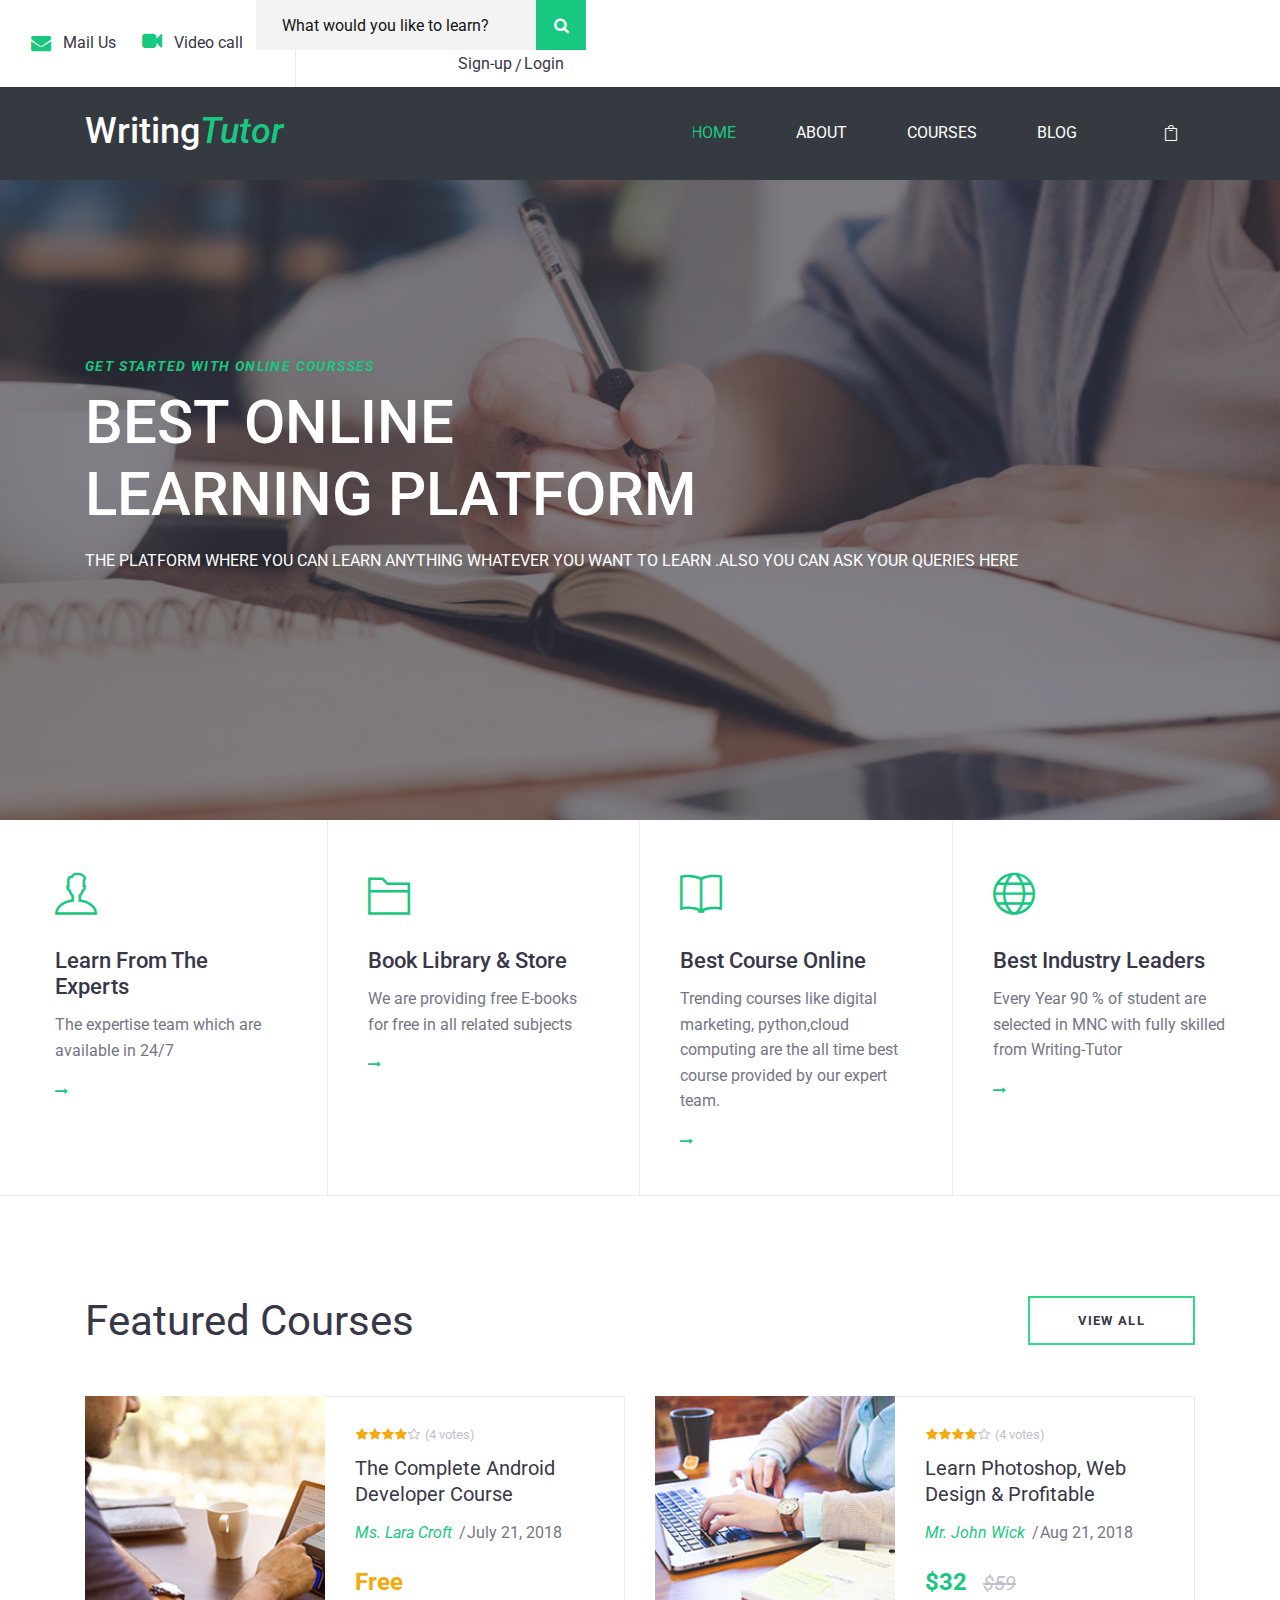
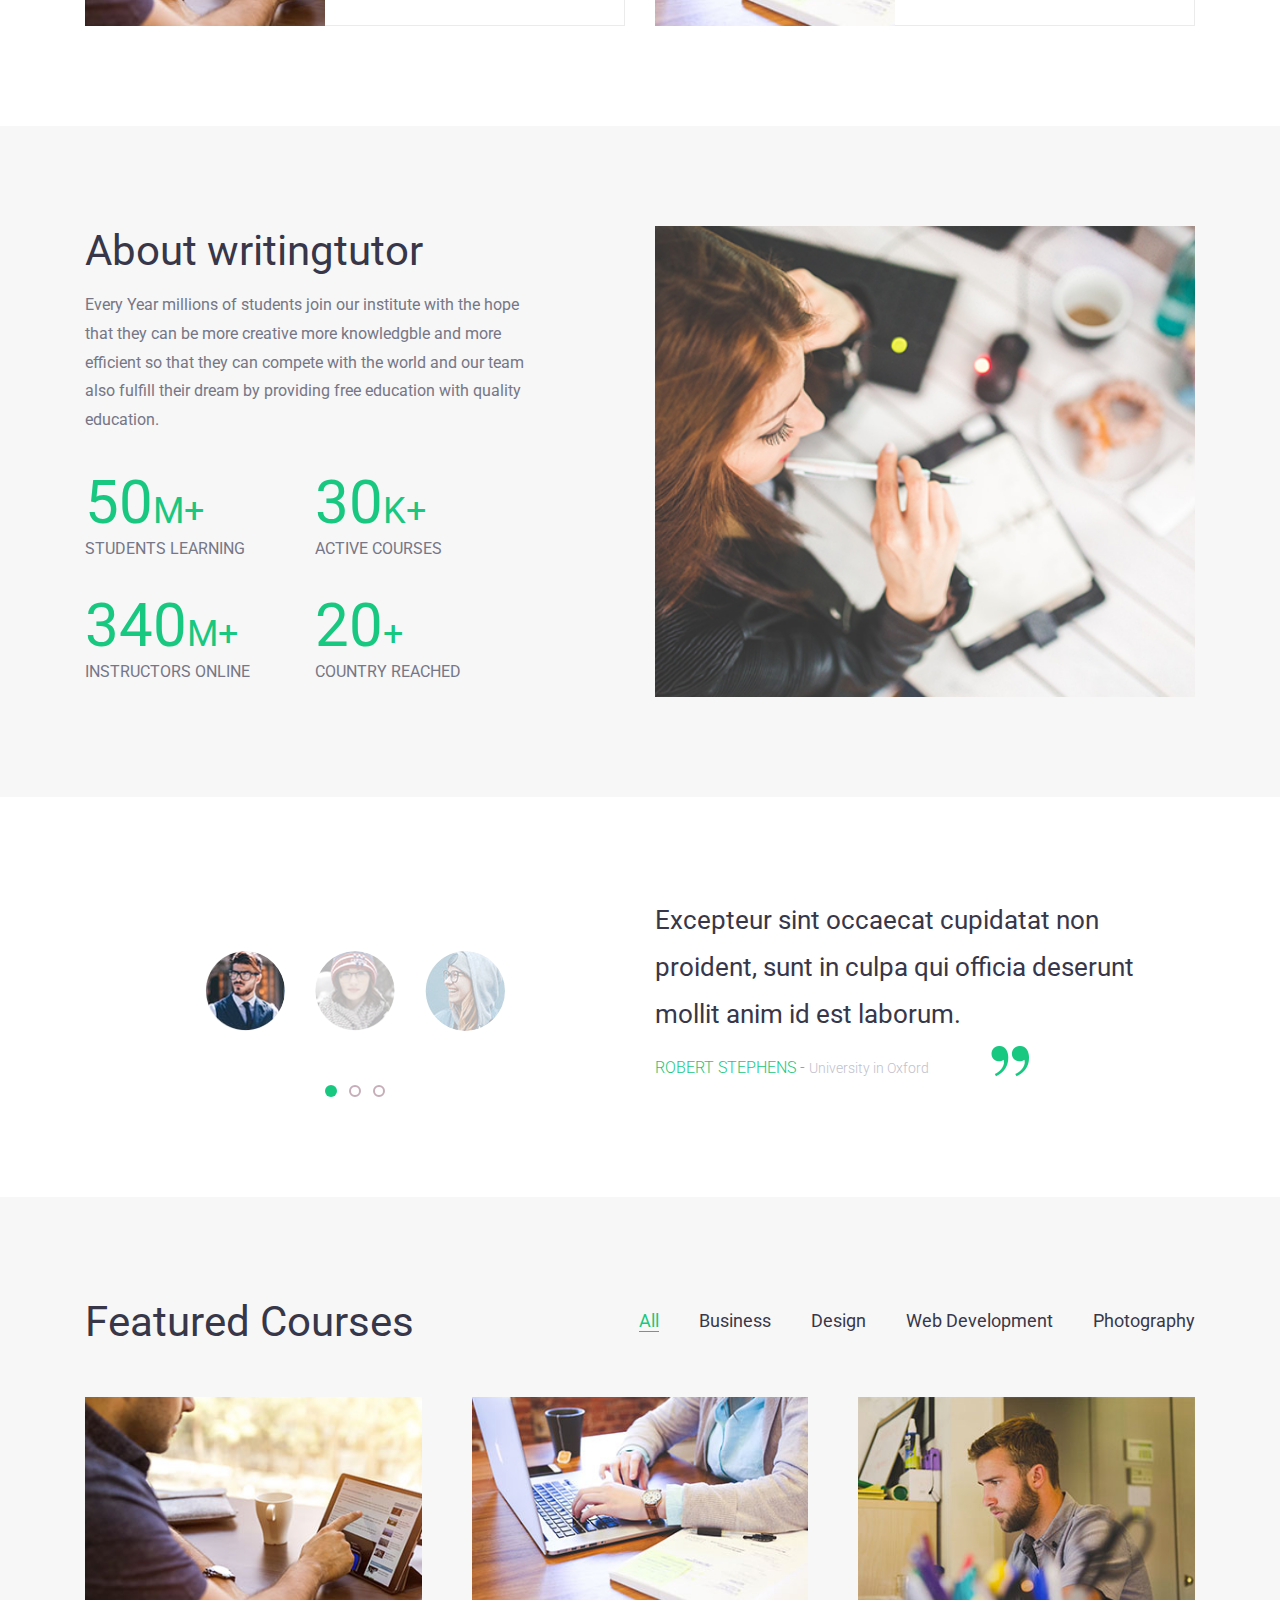
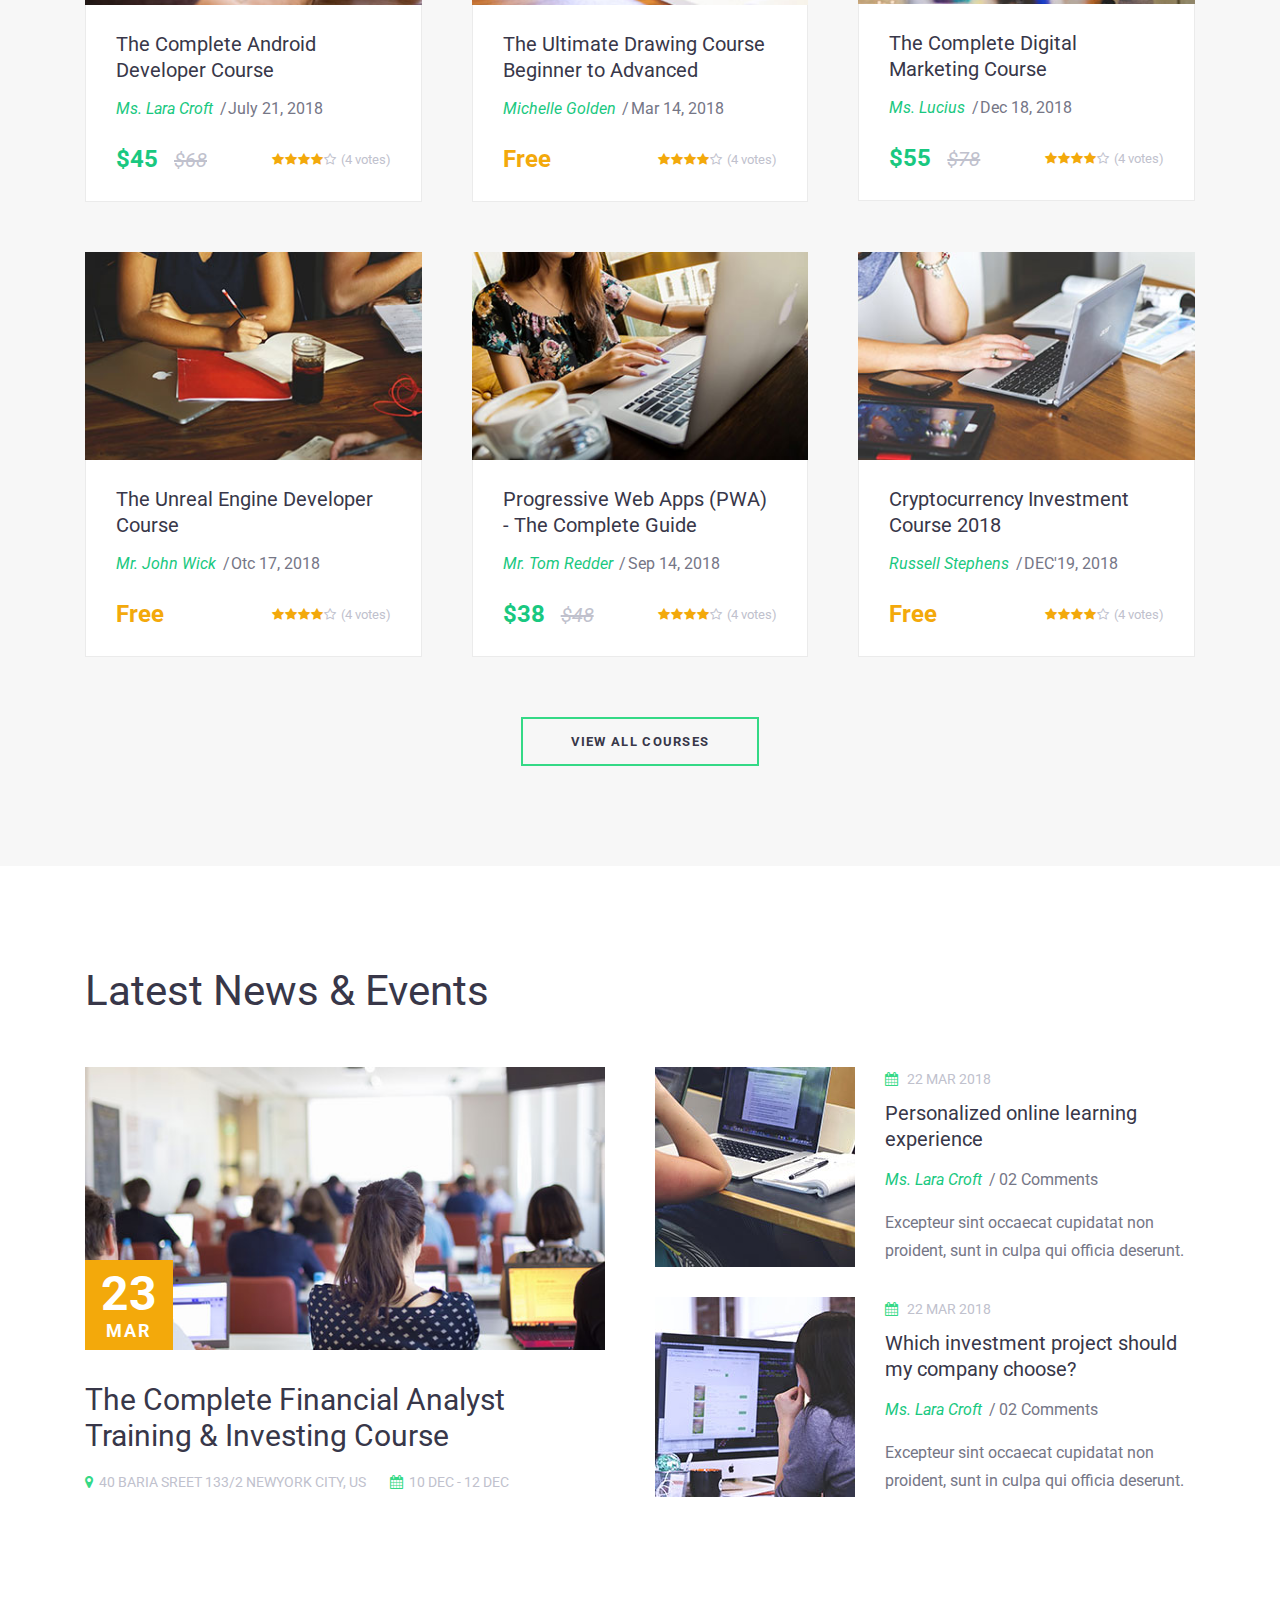
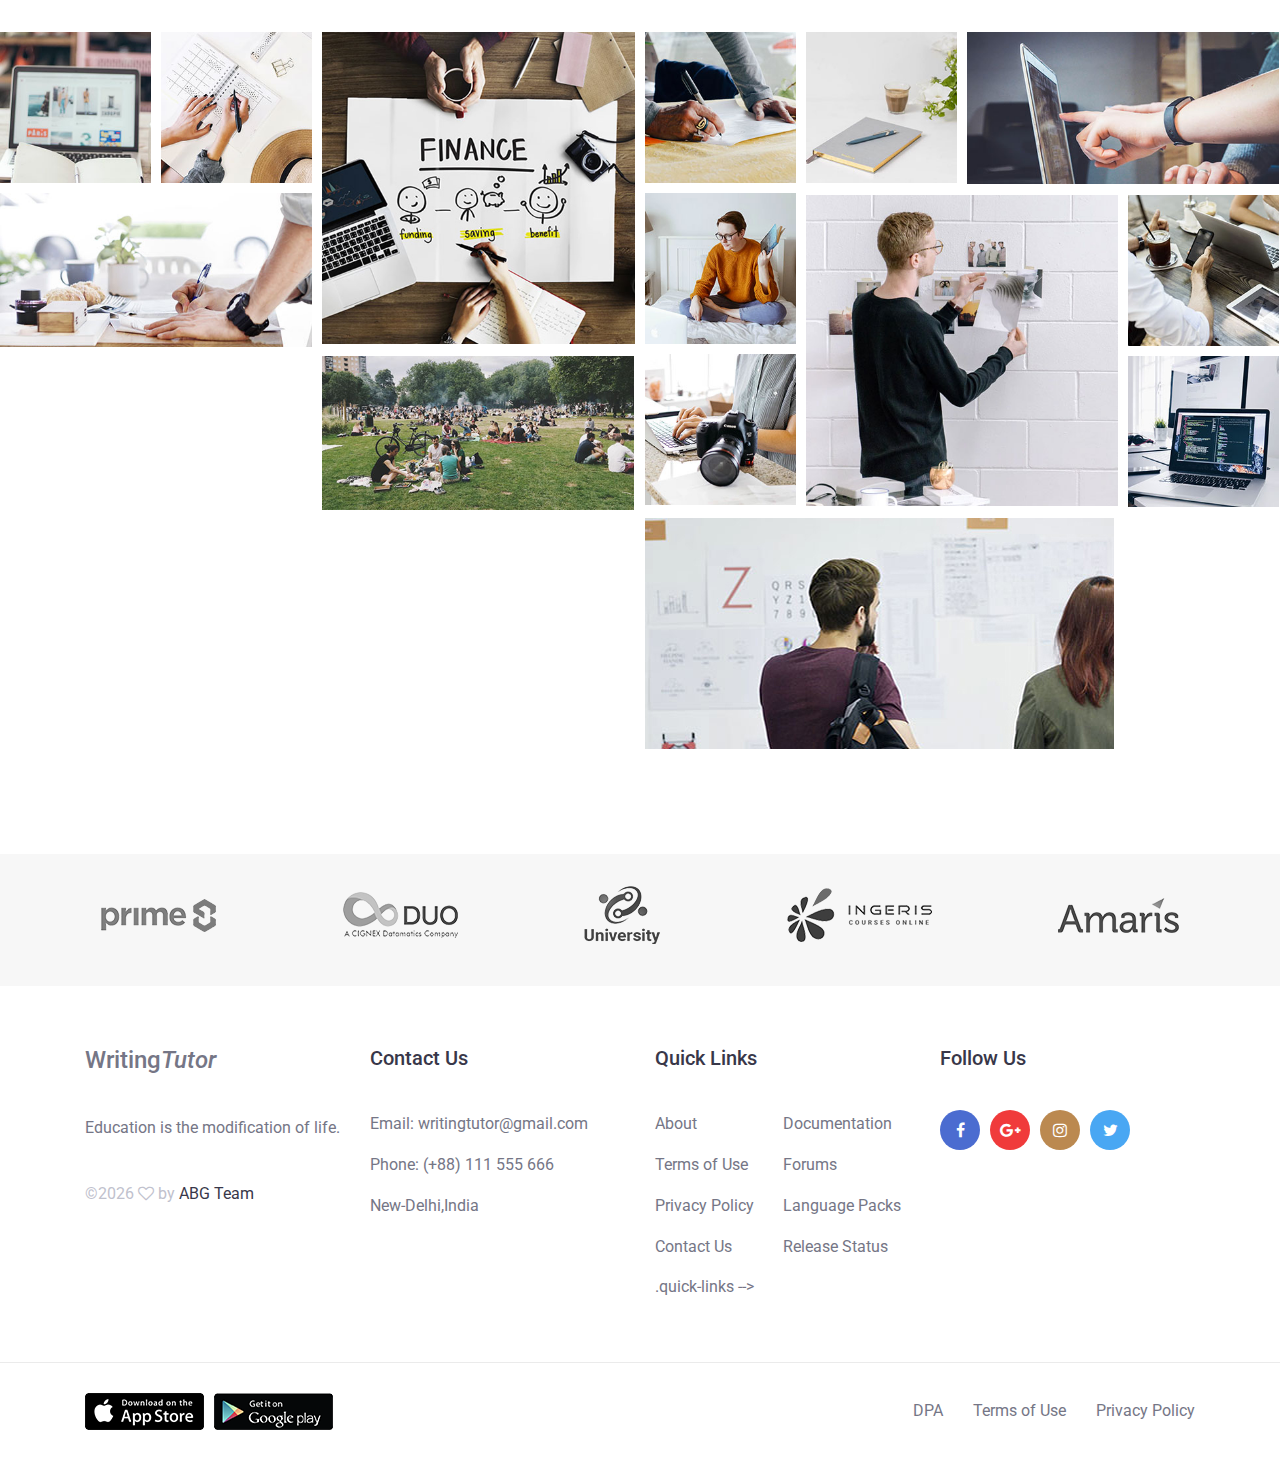
<file: index.html>
<!DOCTYPE html>
<html lang="en">
<head>
    <title>Writing Tutor</title>
    <meta charset="utf-8">
    <meta name="viewport" content="width=device-width, initial-scale=1, shrink-to-fit=no">
    <link rel="stylesheet" href="css/bootstrap.min.css">
    <link rel="stylesheet" href="css/font-awesome.min.css">
    <link rel="stylesheet" href="css/elegant-fonts.css">
    <link rel="stylesheet" href="css/themify-icons.css">
    <link rel="stylesheet" href="css/swiper.min.css">
    <link rel="stylesheet" href="style.css">
</head>
<body>
    <div class="hero-content">
        <header class="site-header">
            <div class="top-header-bar">
                <div class="container-fluid">
                    <div class="row">
                        <div class="col-12 col-lg-6 d-none d-md-flex flex-wrap justify-content-center justify-content-lg-start mb-3 mb-lg-0">
                            <div class="header-bar-email d-flex align-items-center">
                                <i class="fa fa-envelope"></i><a href="writingtutor@gmail.com">Mail Us</a>
                            <div class="header-bar-text lg-flex align-items-center">
                                <p><i class="fa fa-video-camera"><a href="https://zoom.us/j/6726980703"></i>Video call</a></p>
                            </div>
                        </div>
                        <div class="col-12 col-lg-6 d-flex flex-wrap justify-content-center justify-content-lg-end align-items-center">
                            <div class="header-bar-search">
                                <form class="flex align-items-stretch">
                                    <input type="search" class="flex justify-content-end align-content-center" placeholder="What would you like to learn?">
                                    <button type="submit" value="" class="flex justify-content-center align-items-center"><i class="fa fa-search"></i></button>
                                </form>
                            </div>
                            <div class="header-bar-menu">
                                <ul class="flex justify-content-center align-items-center py-2 pt-md-0">
                                    <li><a href="SignUp.html">Sign-up</a></li>
                                    <li><a href="login.html">Login</a></li>
                                </ul>
                            </div>
                        </div>
                    </div>
                </div>
            </div>
            <div class="nav-bar bg-dark">
                <div class="container">
                    <div class="row">
                        <div class="col-9 col-lg-3">
                            <div class="site-branding">
                                <h1 class="site-title"><a href="index.html" rel="home">Writing<span><em>Tutor</em></span></a></h1>
                            </div>
                        </div>
                        <div class="col-3 col-lg-9 flex justify-content-end ">
                            <nav class="site-navigation flex justify-content-end align-items-center">
                                <ul class="flex flex-column flex-lg-row justify-content-lg-end align-content-center">
                                    <li class="current-menu-item"><a href="index.html">Home</a></li>
                                    <li><a href="about.html">About</a></li>
                                    <li><a href="courses.html">Courses</a></li>
                                    <li><a href="blog.html">blog</a></li>
                                </ul>
                                <div class="hamburger-menu d-lg-none">
                                    <span></span>
                                    <span></span>
                                    <span></span>
                                    <span></span>
                                </div>
                                <div class="header-bar-cart">
                                    <a href="#" class="flex justify-content-center align-items-center"><span aria-hidden="true" class="icon_bag_alt"></span></a>
                                </div>
                            </nav>
                        </div>
                    </div>
                </div>
            </div>
        </header>
        <div class="hero-content-overlay">
            <div class="container">
                <div class="row">
                    <div class="col-12">
                        <div class="hero-content-wrap flex flex-column justify-content-center align-items-start">
                            <header class="entry-header">
                                <h4><em>GET STARTED WITH ONLINE COURSSES</em></h4>
                                <h1>BEST ONLINE<br/>LEARNING PLATFORM</h1>
                            </header>
                            <div class="entry-content">
                                <p>THE PLATFORM WHERE YOU CAN LEARN ANYTHING WHATEVER YOU WANT TO LEARN .ALSO YOU CAN ASK YOUR QUERIES HERE </p>
                            </div>
                            </footer>
                        </div>
                    </div>
                </div>
            </div>
        </div>
    </div>

    <div class="icon-boxes">
        <div class="container-fluid">
            <div class="flex flex-wrap align-items-stretch">
                <div class="icon-box">
                    <div class="icon">
                        <span class="ti-user"></span>
                    </div>
                    <header class="entry-header">
                        <h2 class="entry-title">Learn From The Experts</h2>
                    </header>
                    <div class="entry-content">
                        <p>The expertise team which are available in 24/7</p>
                    </div>
                    <footer class="entry-footer read-more">
                        <a href="#">read more<i class="fa fa-long-arrow-right"></i></a>
                    </footer>
                </div>
                <div class="icon-box">
                    <div class="icon">
                        <span class="ti-folder"></span>
                    </div>
                    <header class="entry-header">
                        <h2 class="entry-title">Book Library & Store</h2>
                    </header>
                    <div class="entry-content">
                        <p>We are providing free E-books for free in all related subjects</p>
                    </div>
                    <footer class="entry-footer read-more">
                        <a href="#">read more<i class="fa fa-long-arrow-right"></i></a>
                    </footer>
                </div>
                <div class="icon-box">
                    <div class="icon">
                        <span class="ti-book"></span>
                    </div>
                    <header class="entry-header">
                        <h2 class="entry-title">Best Course Online</h2>
                    </header>
                    <div class="entry-content">
                        <p>Trending courses like digital marketing, python,cloud computing are the all time best course provided by our expert team.</p>
                    </div>
                    <footer class="entry-footer read-more">
                        <a href="#">read more<i class="fa fa-long-arrow-right"></i></a>
                    </footer>
                </div>
                <div class="icon-box">
                    <div class="icon">
                        <span class="ti-world"></span>
                    </div>
                    <header class="entry-header">
                        <h2 class="entry-title">Best Industry Leaders</h2>
                    </header>
                    <div class="entry-content">
                        <p>Every Year 90 % of  student are selected in MNC with fully skilled from Writing-Tutor</p>
                    </div>
                    <footer class="entry-footer read-more">
                        <a href="#">read more<i class="fa fa-long-arrow-right"></i></a>
                    </footer>
                </div>
            </div>
        </div>
    </div>
    <section class="featured-courses horizontal-column courses-wrap">
        <div class="container">
            <div class="row">
                <div class="col-12">
                    <header class="heading flex justify-content-between align-items-center">
                        <h2 class="entry-title">Featured Courses</h2>
                        <a class="btn mt-4 mt-sm-0" href="#">view all</a>
                    </header>
                </div>
                <div class="col-12 col-lg-6">
                    <div class="course-content flex flex-wrap justify-content-between align-content-lg-stretch">
                        <figure class="course-thumbnail">
                            <a href="#"><img src="images/1.jpg" alt=""></a>
                        </figure>
                        <div class="course-content-wrap">
                            <header class="entry-header">
                                <div class="course-ratings flex align-items-center">
                                    <span class="fa fa-star checked"></span>
                                    <span class="fa fa-star checked"></span>
                                    <span class="fa fa-star checked"></span>
                                    <span class="fa fa-star checked"></span>
                                    <span class="fa fa-star-o"></span>
                                    <span class="course-ratings-count">(4 votes)</span>
                                </div>
                                <h2 class="entry-title"><a href="#">The Complete Android Developer Course</a></h2>
                                <div class="entry-meta flex flex-wrap align-items-center">
                                    <div class="course-author"><a href="#">Ms. Lara Croft </a></div>
                                    <div class="course-date">July 21, 2018</div>
                                </div>
                            </header>
                            <footer class="entry-footer flex justify-content-between align-items-center">
                                <div class="course-cost">
                                    <span class="free-cost">Free</span>
                                </div>
                            </footer>
                        </div>
                    </div>
                </div>
                <div class="col-12 col-lg-6">
                    <div class="course-content flex flex-wrap justify-content-between align-content-lg-stretch">
                        <figure class="course-thumbnail">
                            <a href="#"><img src="images/2.jpg" alt=""></a>
                        </figure>
                        <div class="course-content-wrap">
                            <header class="entry-header">
                                <div class="course-ratings flex align-items-center">
                                    <span class="fa fa-star checked"></span>
                                    <span class="fa fa-star checked"></span>
                                    <span class="fa fa-star checked"></span>
                                    <span class="fa fa-star checked"></span>
                                    <span class="fa fa-star-o"></span>
                                    <span class="course-ratings-count">(4 votes)</span>
                                </div>
                                <h2 class="entry-title"><a href="#">Learn Photoshop, Web Design & Profitable</a></h2>
                                <div class="entry-meta flex flex-wrap align-items-center">
                                    <div class="course-author"><a href="#">Mr. John Wick</a></div>
                                    <div class="course-date">Aug 21, 2018</div>
                                </div>
                            </header>
                            <footer class="entry-footer flex justify-content-between align-items-center">
                                <div class="course-cost">
                                    $32 <span class="price-drop">$59</span>
                                </div>
                            </footer>
                        </div>
                    </div>
                </div>
            </div>
            </div>
    </section>
    <section class="about-section">
        <div class="container">
            <div class="row">
                <div class="col-12 col-lg-6 align-content-lg-stretch">
                    <header class="heading">
                        <h2 class="entry-title">About writingtutor</h2>
                        <p>Every Year millions of students join our institute with the hope that they can be more creative more knowledgble and more efficient so that they can compete with the world and our team also fulfill their dream by providing free education with quality education.</p>
                    </header>
                    <div class="entry-content ezuca-stats">
                        <div class="stats-wrap flex flex-wrap justify-content-lg-between">
                            <div class="stats-count">
                                50<span>M+</span>
                                <p>STUDENTS LEARNING</p>
                            </div>
                            <div class="stats-count">
                                30<span>K+</span>
                                <p>ACTIVE COURSES</p>
                            </div>
                            <div class="stats-count">
                                340<span>M+</span>
                                <p>INSTRUCTORS ONLINE</p>
                            </div>
                            <div class="stats-count">
                                20<span>+</span>
                                <p>Country Reached</p>
                            </div>
                        </div>
                    </div>
                </div>
                <div class="col-12 col-lg-6 flex align-content-center mt-5 mt-lg-0">
                    <div class="ezuca-video position-relative">
                        <div class="video-play-btn position-absolute">
                            
                        </div>
                        <img src="images/video-screenshot.png" alt="">
                    </div>
                </div>
            </div>
        </div>
   </section>
    <section class="testimonial-section">
        <div class="swiper-container testimonial-slider">
            <div class="swiper-wrapper">
                <div class="swiper-slide">
                    <div class="container">
                        <div class="row">
                            <div class="col-12 col-lg-6 order-2 order-lg-1 flex align-items-center mt-5 mt-lg-0">
                                <figure class="user-avatar">
                                    <img src="images/user-1.jpg" alt="">
                                </figure>
                            </div>
                            <div class="col-12 col-lg-6 order-1 order-lg-2 content-wrap h-100">
                                <div class="entry-content">
                                    <p>Together as teachers, students and universities we can help make this education available for everyone.</p>
                                </div>
                                <div class="entry-footer">
                                    <h3 class="testimonial-user">Russell Stephens - <span>University in UK</span></h3>
                                </div>
                            </div>
                        </div>
                    </div>
                </div>
                <div class="swiper-slide">
                    <div class="container">
                        <div class="row">
                            <div class="col-12 col-lg-6 order-2 order-lg-1 flex align-items-center mt-5 mt-lg-0">
                                <figure class="user-avatar">
                                    <img src="images/user-2.jpg" alt="">
                                </figure>
                            </div>
                            <div class="col-12 col-lg-6 order-1 order-lg-2 content-wrap h-100">
                                <div class="entry-content">
                                    <p>Excepteur sint occaecat cupidatat non proident, sunt in culpa qui officia deserunt mollit anim id est laborum.</p>
                                </div>
                                <div class="entry-footer">
                                    <h3 class="testimonial-user">Robert Stephens - <span>University in Oxford</span></h3>
                                </div>
                            </div>
                        </div>
                    </div>
                </div>
                <div class="swiper-slide">
                    <div class="container">
                        <div class="row">
                            <div class="col-12 col-lg-6 flex order-2 order-lg-1 align-items-center mt-5 mt-lg-0">
                                <figure class="user-avatar">
                                    <img src="images/user-3.jpg" alt="">
                                </figure>
                              </div>
                            <div class="col-12 col-lg-6 order-1 order-lg-2 content-wrap h-100">
                                <div class="entry-content">
                                    <p>Lorem Ipsum available, but the majority have suffered alteration in some form, by injected humour.</p>
                                </div>
                                <div class="entry-footer">
                                    <h3 class="testimonial-user">James Stephens - <span>University in Cambridge</span></h3>
                                </div>
                            </div>
                        </div>
                    </div>
                </div>
            </div>
            <div class="container">
                <div class="row">
                    <div class="col-12 col-lg-6 mt-5 mt-lg-0">
                        <div class="swiper-pagination position-relative flex justify-content-center align-items-center"></div>
                    </div>
                </div>
            </div>
        </div>
    </section>
    <section class="featured-courses vertical-column courses-wrap">
        <div class="container">
            <div class="row mx-m-25">
                <div class="col-12 px-25">
                    <header class="heading flex flex-wrap justify-content-between align-items-center">
                        <h2 class="entry-title">Featured Courses</h2>

                        <nav class="courses-menu mt-3 mt-lg-0">
                            <ul class="flex flex-wrap justify-content-md-end align-items-center">
                                <li class="active"><a href="#">All</a></li>
                                <li><a href="#">Business</a></li>
                                <li><a href="#">Design</a></li>
                                <li><a href="#">Web Development</a></li>
                                <li><a href="#">Photography</a></li>
                            </ul>
                        </nav>
                   </header>
                </div>
                <div class="col-12 col-md-6 col-lg-4 px-25">
                    <div class="course-content">
                        <figure class="course-thumbnail">
                            <a href="#"><img src="images/1.jpg" alt=""></a>
                        </figure>
                        <div class="course-content-wrap">
                            <header class="entry-header">
                                <h2 class="entry-title"><a href="#">The Complete Android Developer Course</a></h2>
                                <div class="entry-meta flex align-items-center">
                                    <div class="course-author"><a href="#">Ms. Lara Croft </a></div>
                                    <div class="course-date">July 21, 2018</div>
                                </div>
                              </header>
                            <footer class="entry-footer flex justify-content-between align-items-center">
                                <div class="course-cost">
                                    $45 <span class="price-drop">$68</span>
                                </div>
                                <div class="course-ratings flex justify-content-end align-items-center">
                                    <span class="fa fa-star checked"></span>
                                    <span class="fa fa-star checked"></span>
                                    <span class="fa fa-star checked"></span>
                                    <span class="fa fa-star checked"></span>
                                    <span class="fa fa-star-o"></span>
                                    <span class="course-ratings-count">(4 votes)</span>
                                </div>
                            </footer>
                        </div>
                    </div>
                </div>
                <div class="col-12 col-md-6 col-lg-4 px-25">
                    <div class="course-content">
                        <figure class="course-thumbnail">
                            <a href="#"><img src="images/2.jpg" alt=""></a>
                        </figure>
                        <div class="course-content-wrap">
                            <header class="entry-header">
                                <h2 class="entry-title"><a href="#">The Ultimate Drawing Course Beginner to Advanced</a></h2>
                                <div class="entry-meta flex align-items-center">
                                    <div class="course-author"><a href="#">Michelle Golden</a></div>
                                    <div class="course-date">Mar 14, 2018</div>
                                </div>
                            </header>
                            <footer class="entry-footer flex justify-content-between align-items-center">
                                <div class="course-cost">
                                    <span class="free-cost">Free</span>
                                </div>
                                <div class="course-ratings flex justify-content-end align-items-center">
                                    <span class="fa fa-star checked"></span>
                                    <span class="fa fa-star checked"></span>
                                    <span class="fa fa-star checked"></span>
                                    <span class="fa fa-star checked"></span>
                                    <span class="fa fa-star-o"></span>
                                    <span class="course-ratings-count">(4 votes)</span>
                                </div>
                            </footer>
                        </div>
                    </div>
                </div>
                <div class="col-12 col-md-6 col-lg-4 px-25">
                    <div class="course-content">
                        <figure class="course-thumbnail">
                            <a href="#"><img src="images/3.jpg" alt=""></a>
                        </figure>
                        <div class="course-content-wrap">
                            <header class="entry-header">
                                <h2 class="entry-title"><a href="#">The Complete Digital Marketing Course</a></h2>
                                <div class="entry-meta flex align-items-center">
                                    <div class="course-author"><a href="#">Ms. Lucius</a></div>
                                    <div class="course-date">Dec 18, 2018</div>
                                </div>
                            </header>
                            <footer class="entry-footer flex justify-content-between align-items-center">
                                <div class="course-cost">
                                    $55 <span class="price-drop">$78</span>
                                </div>
                                <div class="course-ratings flex justify-content-end align-items-center">
                                    <span class="fa fa-star checked"></span>
                                    <span class="fa fa-star checked"></span>
                                    <span class="fa fa-star checked"></span>
                                    <span class="fa fa-star checked"></span>
                                    <span class="fa fa-star-o"></span>
                                    <span class="course-ratings-count">(4 votes)</span>
                                </div>
                            </footer>
                        </div>
                    </div>
                </div>
                <div class="col-12 col-md-6 col-lg-4 px-25">
                    <div class="course-content">
                        <figure class="course-thumbnail">
                            <a href="#"><img src="images/4.jpg" alt=""></a>
                        </figure>
                        <div class="course-content-wrap">
                            <header class="entry-header">
                                <h2 class="entry-title"><a href="#">The Unreal Engine Developer Course</a></h2>
                                <div class="entry-meta flex align-items-center">
                                    <div class="course-author"><a href="#">Mr. John Wick</a></div>
                                    <div class="course-date">Otc 17, 2018</div>
                                </div>
                            </header>
                            <footer class="entry-footer flex justify-content-between align-items-center">
                                <div class="course-cost">
                                    <span class="free-cost">Free</span>
                                </div>
                                <div class="course-ratings flex justify-content-end align-items-center">
                                    <span class="fa fa-star checked"></span>
                                    <span class="fa fa-star checked"></span>
                                    <span class="fa fa-star checked"></span>
                                    <span class="fa fa-star checked"></span>
                                    <span class="fa fa-star-o"></span>
                                    <span class="course-ratings-count">(4 votes)</span>
                                </div>
                            </footer>
                        </div>
                    </div>
                </div>
                <div class="col-12 col-md-6 col-lg-4 px-25">
                    <div class="course-content">
                        <figure class="course-thumbnail">
                            <a href="#"><img src="images/5.jpg" alt=""></a>
                        </figure>
                        <div class="course-content-wrap">
                            <header class="entry-header">
                                <h2 class="entry-title"><a href="#">Progressive Web Apps (PWA) - The Complete Guide</a></h2>
                                <div class="entry-meta flex align-items-center">
                                    <div class="course-author"><a href="#">Mr. Tom Redder</a></div>
                                    <div class="course-date">Sep 14, 2018</div>
                                </div>
                            </header>
                            <footer class="entry-footer flex justify-content-between align-items-center">
                                <div class="course-cost">
                                    $38 <span class="price-drop">$48</span>
                                </div>
                                <div class="course-ratings flex justify-content-end align-items-center">
                                    <span class="fa fa-star checked"></span>
                                    <span class="fa fa-star checked"></span>
                                    <span class="fa fa-star checked"></span>
                                    <span class="fa fa-star checked"></span>
                                    <span class="fa fa-star-o"></span>
                                    <span class="course-ratings-count">(4 votes)</span>
                                </div>
                            </footer>
                        </div>
                    </div>
                </div>
                <div class="col-12 col-md-6 col-lg-4 px-25">
                    <div class="course-content">
                        <figure class="course-thumbnail">
                            <a href="#"><img src="images/6.jpg" alt=""></a>
                        </figure>
                        <div class="course-content-wrap">
                            <header class="entry-header">
                                <h2 class="entry-title"><a href="#">Cryptocurrency Investment Course 2018</a></h2>
                                <div class="entry-meta flex align-items-center">
                                    <div class="course-author"><a href="#">Russell Stephens</a></div>
                                    <div class="course-date">DEC'19, 2018</div>
                                </div>
                            </header>
                            <footer class="entry-footer flex justify-content-between align-items-center">
                                <div class="course-cost">
                                    <span class="free-cost">Free</span>
                                </div>
                                <div class="course-ratings flex justify-content-end align-items-center">
                                    <span class="fa fa-star checked"></span>
                                    <span class="fa fa-star checked"></span>
                                    <span class="fa fa-star checked"></span>
                                    <span class="fa fa-star checked"></span>
                                    <span class="fa fa-star-o"></span>
                                    <span class="course-ratings-count">(4 votes)</span>
                                </div>
                            </footer>
                        </div>
                    </div>
                </div>
                <div class="col-12 px-25 flex justify-content-center">
                    <a class="btn" href="#">view all courses</a>
                </div>
            </div>
       </div>
    </section>
    <section class="latest-news-events">
        <div class="container">
            <div class="row">
                <div class="col-12">
                    <header class="heading flex justify-content-between align-items-center">
                        <h2 class="entry-title">Latest News & Events</h2>
                    </header>
                </div>
                <div class="col-12 col-lg-6">
                    <div class="featured-event-content">
                        <figure class="event-thumbnail position-relative m-0">
                            <a href="#"><img src="images/event-1.jpg" alt=""></a>
                            <div class="posted-date position-absolute">
                                <div class="day">23</div>
                                <div class="month">mar</div>
                            </div>
                        </figure>
                        <header class="entry-header flex flex-wrap align-items-center">
                            <h2 class="entry-title"><a href="#">The Complete Financial Analyst Training & Investing Course</a></h2>
                            <div class="event-location"><i class="fa fa-map-marker"></i>40 Baria Sreet 133/2 NewYork City, US</div>
                            <div class="event-duration"><i class="fa fa-calendar"></i>10 Dec - 12 dec</div>
                        </header>
                    </div>
                  </div>
                <div class="col-12 col-lg-6 mt-5 mt-lg-0">
                    <div class="event-content flex flex-wrap justify-content-between align-content-stretch">
                        <figure class="event-thumbnail">
                            <a href="#"><img src="images/event-2.jpg" alt=""></a>
                        </figure>
                        <div class="event-content-wrap">
                            <header class="entry-header">
                                <div class="posted-date">
                                    <i class="fa fa-calendar"></i> 22 Mar 2018
                                </div>
                                <h2 class="entry-title"><a href="#">Personalized online learning experience</a></h2>

                                <div class="entry-meta flex flex-wrap align-items-center">
                                    <div class="post-author"><a href="#">Ms. Lara Croft </a></div>

                                    <div class="post-comments">02 Comments  </div>
                                </div>
                            </header>
                            <div class="entry-content">
                                <p>Excepteur sint occaecat cupidatat non proident, sunt in culpa qui officia deserunt.</p>
                            </div>
                        </div>
                    </div>
                    <div class="event-content flex flex-wrap justify-content-between align-content-lg-stretch">
                        <figure class="event-thumbnail">
                            <a href="#"><img src="images/event-3.jpg" alt=""></a>
                        </figure>
                        <div class="event-content-wrap">
                            <header class="entry-header">
                                <div class="posted-date">
                                    <i class="fa fa-calendar"></i> 22 Mar 2018
                                </div>
                                <h2 class="entry-title"><a href="#">Which investment project should my company choose?</a></h2>
                                <div class="entry-meta flex flex-wrap align-items-center">
                                    <div class="post-author"><a href="#">Ms. Lara Croft </a></div>
                                    <div class="post-comments">02 Comments  </div>
                                </div>
                            </header>
                            <div class="entry-content">
                                <p>Excepteur sint occaecat cupidatat non proident, sunt in culpa qui officia deserunt.</p>
                            </div>
                        </div>
                    </div>
                </div>
            </div>
        </div>
    </section>
    <section class="home-gallery">
        <div class="gallery-wrap flex flex-wrap">
            <div class="gallery-grid gallery-grid1x1">
                <a href="#"><img src="images/a.jpg" alt=""></a>
            </div>
            <div class="gallery-grid gallery-grid1x1">
                <a href="#"><img src="images/b.jpg" alt=""></a>
            </div>
            <div class="gallery-grid gallery-grid2x2">
                <a href="#"><img src="images/c.jpg" alt=""></a>
            </div>
            <div class="gallery-grid gallery-grid1x1">
                <a href="#"><img src="images/d.jpg" alt=""></a>
            </div>
            <div class="gallery-grid gallery-grid1x1">
                <a href="#"><img src="images/e.jpg" alt=""></a>
            </div>
            <div class="gallery-grid gallery-grid2x1">
                <a href="#"><img src="images/g.jpg" alt=""></a>
            </div>
            <div class="gallery-grid gallery-grid2x1">
                <a href="#"><img src="images/h.jpg" alt=""></a>
            </div>
            <div class="gallery-grid gallery-grid1x1">
                <a href="#"><img src="images/i.jpg" alt=""></a>
            </div>
            <div class="gallery-grid gallery-grid2x2 ">
                <a href="#"><img src="images/j.jpg" alt=""></a>
            </div>
            <div class="gallery-grid gallery-grid1x1">
                <a href="#"><img src="images/k.jpg" alt=""></a>
            </div>
            <div class="gallery-grid gallery-grid1x1">
                <a href="#"><img src="images/l.jpg" alt=""></a>
            </div>
            <div class="gallery-grid gallery-grid2x1">
                <a href="#"><img src="images/m.jpg" alt=""></a>
            </div>
            <div class="gallery-grid gallery-grid3x1">
                <a href="#"><img src="images/n.jpg" alt=""></a>
            </div>
            <div class="gallery-grid gallery-grid1x1">
                <a href="#"><img src="images/o.jpg" alt=""></a>
            </div>
        </div>
    </section>
    <div class="clients-logo">
        <div class="container">
            <div class="row">
                <div class="col-12 flex flex-wrap justify-content-center justify-content-lg-between align-items-center">
                    <div class="logo-wrap">
                        <img src="images/logo-1.png" alt="">
                    </div>
                    <div class="logo-wrap">
                        <img src="images/logo-2.png" alt="">
                    </div>
                    <div class="logo-wrap">
                        <img src="images/logo-3.png" alt="">
                    </div>
                    <div class="logo-wrap">
                        <img src="images/logo-4.png" alt="">
                    </div>
                    <div class="logo-wrap">
                        <img src="images/logo-5.png" alt="">
                    </div>
                </div>
            </div>
        </div>
    </div>
    <footer class="site-footer">
        <div class="footer-widgets">
            <div class="container">
                <div class="row">
                    <div class="col-12 col-md-6 col-lg-3">
                        <div class="foot-about">
                                <h4>Writing<em>Tutor</em></h4>
                            <p>Education is the modification of life. </p>
                            <p class="footer-copyright">
 &copy;<script>document.write(new Date().getFullYear());</script>  <i class="fa fa-heart-o" aria-hidden="true"></i> by <a href="https://colorlib.com" target="_blank">ABG Team</a>
                            </p>
                        </div>
                    </div>
                    <div class="col-12 col-md-6 col-lg-3 mt-5 mt-md-0">
                        <div class="foot-contact">
                            <h2>Contact Us</h2>

                            <ul>
                                <li>Email: writingtutor@gmail.com</li>
                                <li>Phone: (+88) 111 555 666</li>
                                <li>New-Delhi,India</li>
                            </ul>
                        </div>
                    </div>
                    <div class="col-12 col-md-6 col-lg-3 mt-5 mt-lg-0">
                        <div class="quick-links flex flex-wrap">
                            <h2 class="w-100">Quick Links</h2>
                            <ul class="w-50">
                                <li><a href="#">About </a></li>
                                <li><a href="#">Terms of Use </a></li>
                                <li><a href="#">Privacy Policy </a></li>
                                <li><a href="#">Contact Us</a></li>
                            </ul>
                            <ul class="w-50">
                                <li><a href="#">Documentation</a></li>
                                <li><a href="#">Forums</a></li>
                                <li><a href="#">Language Packs</a></li>
                                <li><a href="#">Release Status</a></li>
                            </ul>
                        </div>.quick-links -->
                    </div>
                    <div class="col-12 col-md-6 col-lg-3 mt-5 mt-lg-0">
                        <div class="follow-us">
                            <h2>Follow Us</h2>

                            <ul class="follow-us flex flex-wrap align-items-center">
                                <li><a href="#"><i class="fa fa-facebook"></i></a></li>
                                <li><a href="#"><i class="fa fa-google-plus"></i></a></li>
                                <li><a href="#"><i class="fa fa-instagram"></i></a></li>
                                <li><a href="#"><i class="fa fa-twitter"></i></a></li>
                            </ul>
                        </div>
                    </div>
                </div>
            </div>
        </div>
        <div class="footer-bar">
            <div class="container">
                <div class="row flex-wrap justify-content-center justify-content-lg-between align-items-center">
                    <div class="col-12 col-lg-6">
                        <div class="download-apps flex flex-wrap justify-content-center justify-content-lg-start align-items-center">
                            <a href="#"><img src="images/app-store.png" alt=""></a>
                            <a href="#"><img src="images/play-store.png" alt=""></a>
                        </div>
                    </div>
                    <div class="col-12 col-lg-6 mt-4 mt-lg-0">
                        <div class="footer-bar-nav">
                            <ul class="flex flex-wrap justify-content-center justify-content-lg-end align-items-center">
                                <li><a href="#">DPA</a></li>
                                <li><a href="#">Terms of Use</a></li>
                                <li><a href="#">Privacy Policy</a></li>
                            </ul>
                        </div>
                    </div>
                </div>
            </div>
        </div>
    </footer>
<script type='text/javascript' src='js/jquery.js'></script>
<script type='text/javascript' src='js/swiper.min.js'></script>
<script type='text/javascript' src='js/masonry.pkgd.min.js'></script>
<script type='text/javascript' src='js/jquery.collapsible.min.js'></script>
<script type='text/javascript' src='js/custom.js'></script>
</body>
</html>
</file>
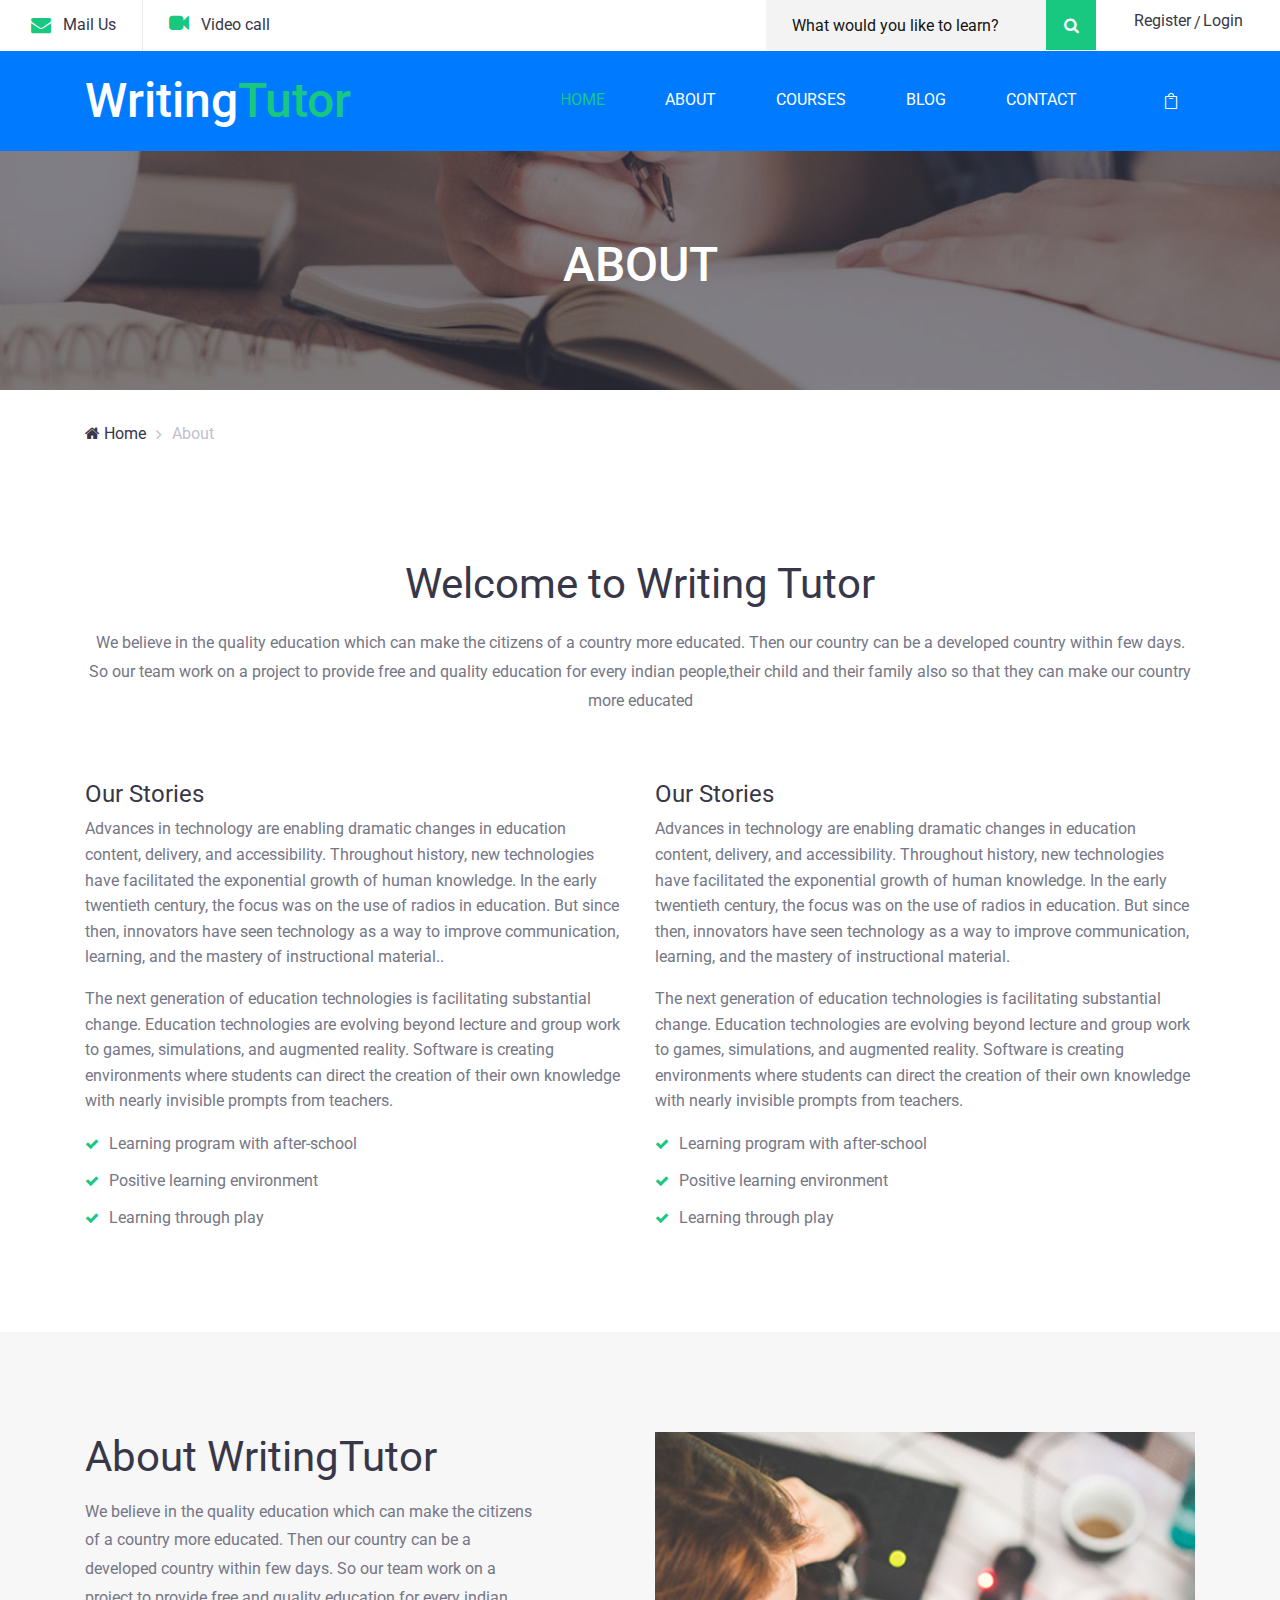
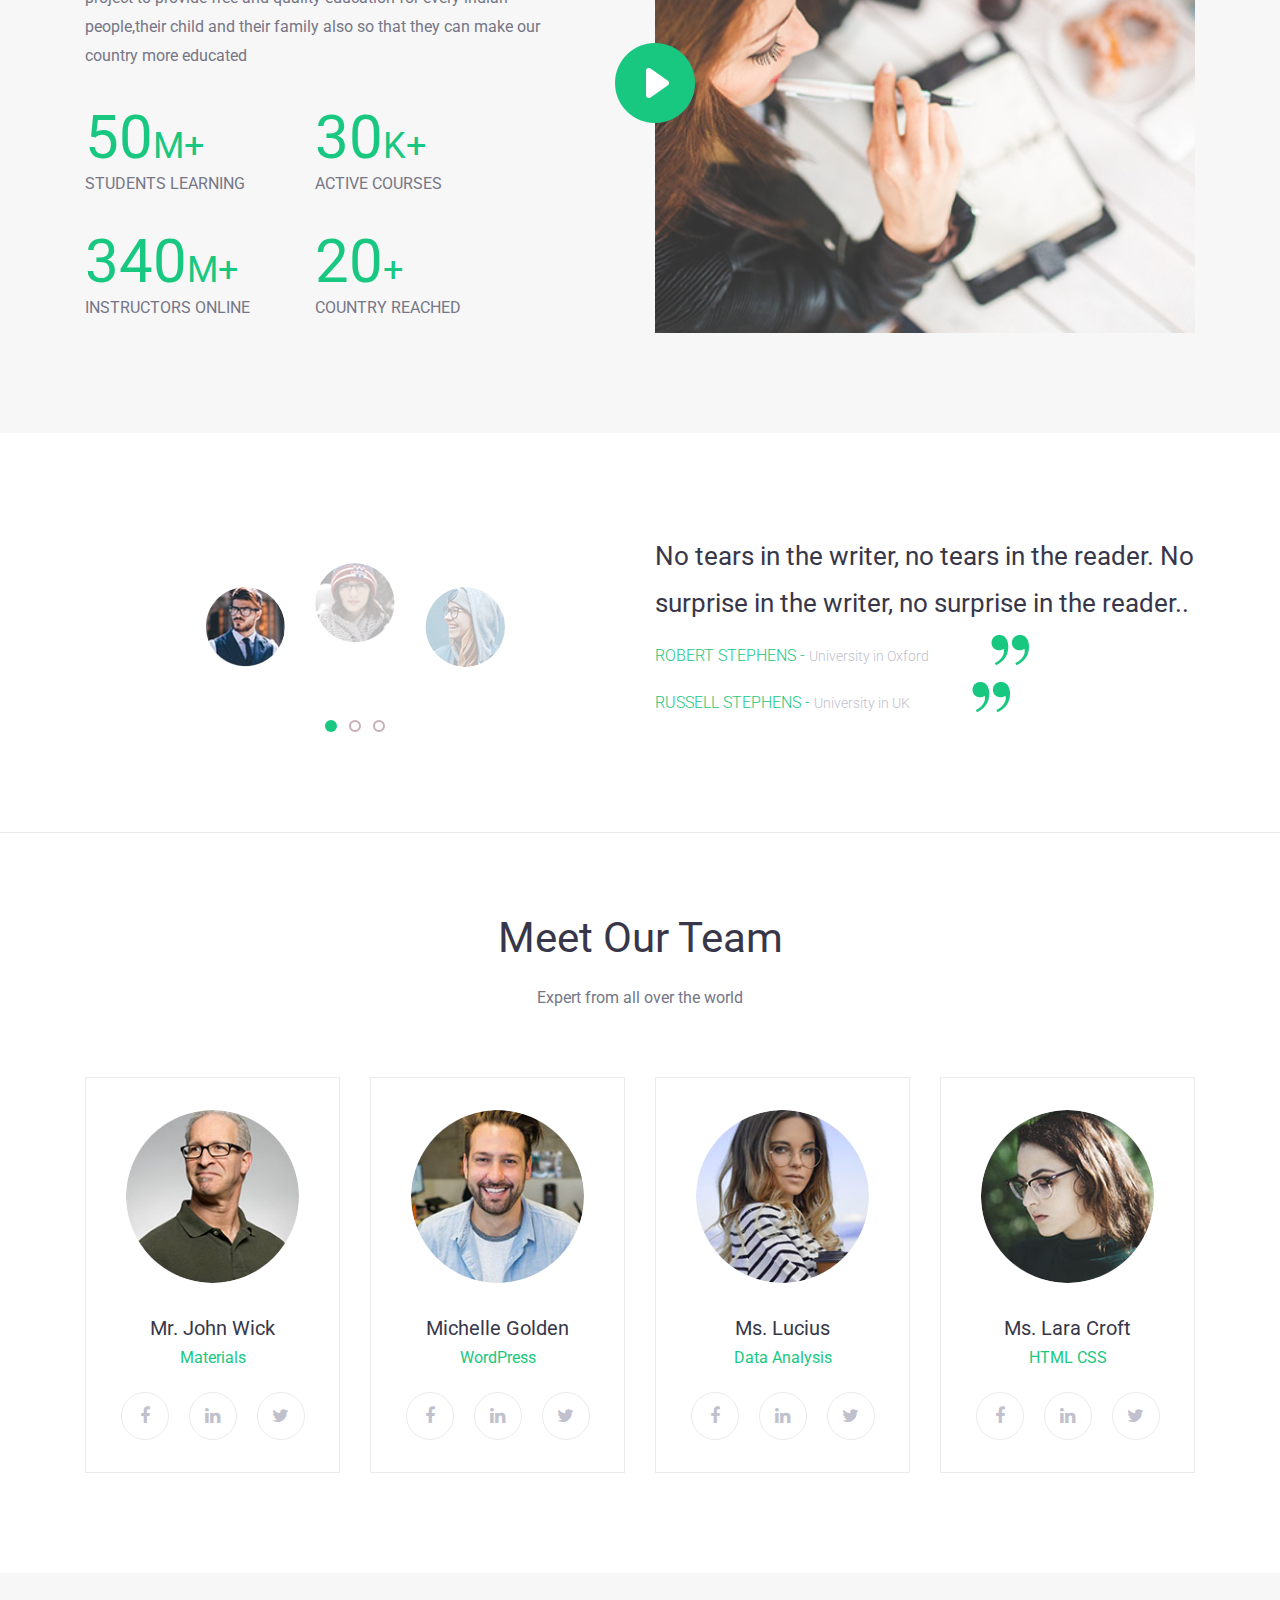
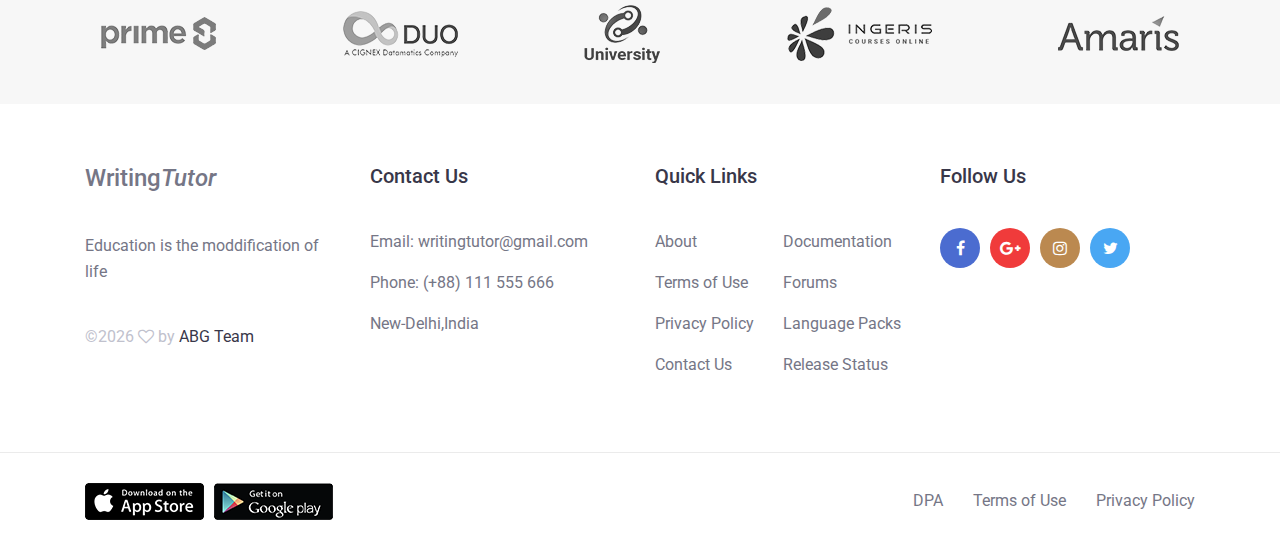
<file: about.html>
<!DOCTYPE html>
<html lang="en">
<head>
    <title>Writing Tutor</title>
    <meta charset="utf-8">
    <meta name="viewport" content="width=device-width, initial-scale=1, shrink-to-fit=no">
    <link rel="stylesheet" href="css/bootstrap.min.css">
    <link rel="stylesheet" href="css/font-awesome.min.css">
    <link rel="stylesheet" href="css/elegant-fonts.css">
    <link rel="stylesheet" href="css/themify-icons.css">
    <link rel="stylesheet" href="css/swiper.min.css">
    <link rel="stylesheet" href="style.css">
</head>
<body class="about-page">
    <div class="page-header">
        <header class="site-header">
            <header class="site-header">
                <div class="top-header-bar">
                    <div class="container-fluid">
                        <div class="row">
                            <div class="col-12 col-lg-6 d-none d-md-flex flex-wrap justify-content-center justify-content-lg-start mb-3 mb-lg-0">
                                <div class="header-bar-email d-flex align-items-center">
                                    <i class="fa fa-envelope"></i><a href="writingtutor@gmail.com">Mail Us</a>
                                </div>
                                <div class="header-bar-text lg-flex align-items-center">
                                    <p><i class="fa fa-video-camera"></i>Video call</p>
                                </div>
                            </div>
                            <div class="col-12 col-lg-6 d-flex flex-wrap justify-content-center justify-content-lg-end align-items-center">
                                <div class="header-bar-search">
                                    <form class="flex align-items-stretch">
                                        <input type="search" placeholder="What would you like to learn?">
                                        <button type="submit" value="" class="flex justify-content-center align-items-center"><i class="fa fa-search"></i></button>
                                    </form>
                                </div>
                                <div class="header-bar-menu">
                                    <ul class="flex justify-content-center align-items-center py-2 pt-md-0">
                                        <li><a href="SignUp.html">Register</a></li>
                                        <li><a href="login.html">Login</a></li>
                                    </ul>
                                </div>
                            </div>
                        </div>
                    </div>
                </div>
                <div class="nav-bar bg-primary">
                    <div class="container">
                        <div class="row">
                            <div class="col-9 col-lg-3">
                                <div class="site-branding">
                                    <h1 class="site-title"><a href="index.html" rel="home">Writing<span>Tutor</span></a></h1>
                                </div>
                            </div>
                            <div class="col-3 col-lg-9 flex justify-content-end align-content-center">
                                <nav class="site-navigation flex justify-content-end align-items-center">
                                    <ul class="flex flex-column flex-lg-row justify-content-lg-end align-content-center">
                                        <li class="current-menu-item"><a href="index.html">Home</a></li>
                                        <li><a href="about.html">About</a></li>
                                        <li><a href="courses.html">Courses</a></li>
                                        <li><a href="blog.html">blog</a></li>
                                        <li><a href="contact.html">Contact</a></li>
                                    </ul>
                                    <div class="hamburger-menu d-lg-none">
                                        <span></span>
                                        <span></span>
                                        <span></span>
                                        <span></span>
                                    </div>
                                    <div class="header-bar-cart">
                                        <a href="#" class="flex justify-content-center align-items-center"><span aria-hidden="true" class="icon_bag_alt"></span></a>
                                    </div>
                                </nav>
                            </div>
                        </div>
                    </div>
                </div>
            </header>
        </header>
        <div class="page-header-overlay">
            <div class="container">
                <div class="row">
                    <div class="col-12">
                        <header class="entry-header">
                            <h1>ABOUT</h1>
                        </header>
                    </div>
                </div>
            </div>
        </div>
    </div>
    <div class="container">
        <div class="row">
            <div class="col-12">
                <div class="breadcrumbs">
                    <ul class="flex flex-wrap align-items-center p-0 m-0">
                        <li><a href="#"><i class="fa fa-home"></i> Home</a></li>
                        <li>About</li>
                    </ul>
                </div>
            </div>
        </div>
        <div class="row">
            <div class="col-12">
                <div class="about-heading">
                    <h2 class="entry-title">Welcome to Writing Tutor</h2>
                    <p>We believe in the quality education which can make the citizens  of a country more educated. Then our
                        country can be a developed country within few days. So our team work on a project to provide free and 
                        quality education for every indian people,their child and their family also so that they can make our country
                        more educated </p>
                </div>
            </div>
            <div class="col-12 col-lg-6">
                <div class="about-stories">
                    <h3>Our Stories</h3>
                    <p>Advances in technology are enabling dramatic changes in education content, delivery, and accessibility.  Throughout history, new technologies have facilitated the exponential growth of human knowledge.  In the early twentieth century, the focus was on the use of radios in education.  But since then, innovators have seen technology as a way to improve communication, learning, and the mastery of instructional material..</p>
                    <p>The next generation of education technologies is facilitating substantial change.  Education technologies are evolving beyond lecture and group work to games, simulations, and augmented reality. Software is creating environments where students can direct the creation of their own knowledge with nearly invisible prompts from teachers.</p>
                    <ul class="p-0 m-0 green-ticked">
                        <li>Learning program with after-school</li>
                        <li>Positive learning environment</li>
                        <li>Learning through play</li>
                    </ul>
                </div>
            </div>
            <div class="col-12 col-lg-6">
                <div class="about-values">
                    <h3>Our Stories</h3>
                    <p>Advances in technology are enabling dramatic changes in education content, delivery, and accessibility.  Throughout history, new technologies have facilitated the exponential growth of human knowledge.  In the early twentieth century, the focus was on the use of radios in education.  But since then, innovators have seen technology as a way to improve communication, learning, and the mastery of instructional material.</p>
                    <p>The next generation of education technologies is facilitating substantial change.  Education technologies are evolving beyond lecture and group work to games, simulations, and augmented reality. Software is creating environments where students can direct the creation of their own knowledge with nearly invisible prompts from teachers.</p>                </p>
                    <ul class="p-0 m-0 green-ticked">
                        <li>Learning program with after-school</li>
                        <li>Positive learning environment</li>
                        <li>Learning through play</li>
                    </ul>
                </div>
            </div>
        </div>
    </div>
    <section class="about-section">
        <div class="container">
            <div class="row">
                <div class="col-12 col-lg-6 align-content-lg-stretch">
                    <header class="heading">
                        <h2 class="entry-title">About WritingTutor</h2>
                        <p>We believe in the quality education which can make the citizens  of a country more educated. Then our
                                country can be a developed country within few days. So our team work on a project to provide free and 
                                quality education for every indian people,their child and their family also so that they can make our country
                                more educated </p>
                    </header>
                    <div class="entry-content ezuca-stats">
                        <div class="stats-wrap flex flex-wrap justify-content-lg-between">       
                            <div class="stats-count">
                                50<span>M+</span>
                                <p>STUDENTS LEARNING</p>
                            </div>
                            <div class="stats-count">
                                30<span>K+</span>
                                <p>ACTIVE COURSES</p>
                            </div>
                            <div class="stats-count">
                                340<span>M+</span>
                                <p>INSTRUCTORS ONLINE</p>
                            </div>
                            <div class="stats-count">
                                20<span>+</span>
                                <p>Country Reached</p>
                            </div>
                        </div>
                    </div>
                </div>
                <div class="col-12 col-lg-6 flex align-content-center mt-5 mt-lg-0">
                    <div class="ezuca-video position-relative">
                        <div class="video-play-btn position-absolute">
                            <img src="images/video-icon.png" alt="Video Play">
                        </div>
                        <img src="images/video-screenshot.png" alt="">
                    </div>
                </div>
            </div>
        </div>
    </section>
    <section class="testimonial-section">
        <div class="swiper-container testimonial-slider">
            <div class="swiper-wrapper">
                <div class="swiper-slide">
                    <div class="container">
                        <div class="row">
                            <div class="col-12 col-lg-6 order-2 order-lg-1 flex align-items-center mt-5 mt-lg-0">
                                <figure class="user-avatar">
                                    <img src="images/user-1.jpg" alt="">
                                </figure>
                            </div>
                            <div class="col-12 col-lg-6 order-1 order-lg-2 content-wrap h-100">
                                <div class="entry-content">
                                    <p>Together as teachers, students and universities we can help make this education available for everyone.</p>
                                </div>
                                <div class="entry-footer">
                                    <h3 class="testimonial-user">Russell Stephens - <span>University in UK</span></h3>
                                </div>
                            </div>
                        </div>
                    </div>
                </div>
                <div class="swiper-slide">
                    <div class="container">
                        <div class="row">
                            <div class="col-12 col-lg-6 order-2 order-lg-1 flex align-items-center mt-5 mt-lg-0">
                                <figure class="user-avatar">
                                    <img src="images/user-2.jpg" alt="">
                                </figure>
                            </div>
                            <div class="col-12 col-lg-6 order-1 order-lg-2 content-wrap h-100">
                                <div class="entry-content">
                                    <p>No tears in the writer, no tears in the reader. No surprise in the writer, no surprise in the reader..</p>
                                </div>
                                <div class="entry-footer">
                                    <h3 class="testimonial-user">Robert Stephens - <span>University in Oxford</span></h3>
                                </div>
                            </div>
                        </div>
                    </div>
                </div>
                <div class="swiper-slide">
                    <div class="container">
                        <div class="row">
                            <div class="col-12 col-lg-6 flex order-2 order-lg-1 align-items-center mt-5 mt-lg-0">
                                <figure class="user-avatar">
                                    <img src="images/user-3.jpg" alt="">
                                </figure>
                            </div>
                            <div class="col-12 col-lg-6 order-1 order-lg-2 content-wrap h-100">
                                <div class="entry-content">
                                    <p>Education is the ability to listen to almost anything without losing your temper or your self-confidence.</p>
                                </div>
                                <div class="entry-footer">
                                    <h3 class="testimonial-user">James Stephens - <span>University in Cambridge</span></h3>
                                </div>
                            </div>
                        </div>
                    </div>
                </div>
            </div>
            <div class="container">
                <div class="row">
                    <div class="col-12 col-lg-6 mt-5 mt-lg-0">
                        <div class="swiper-pagination position-relative flex justify-content-center align-items-center"></div>
                    </div>
                </div>
            </div>
        </div>
    </section>
    <div class="container">
        <div class="row">
            <div class="col-12">
                <div class="team-heading">
                    <h2 class="entry-title">Meet Our Team</h2>
                    <p>Expert from all over the world</p>
                </div>
             </div>
            <div class="col-12 col-md-6 col-lg-3">
                <div class="team-member">
                    <img src="images/team-1.jpg" alt="">
                    <h3>Mr. John Wick</h3>
                    <h4>Materials</h4>
                    <ul class="p-0 m-0 d-flex justify-content-center align-items-center">
                        <li><a href="#"><i class="fa fa-facebook"></i></a></li>
                        <li><a href="#"><i class="fa fa-linkedin"></i></a></li>
                        <li><a href="#"><i class="fa fa-twitter"></i></a></li>
                    </ul>
                </div>
            </div>
            <div class="col-12 col-md-6 col-lg-3">
                <div class="team-member">
                    <img src="images/team-2.jpg" alt="">
                    <h3>Michelle Golden</h3>
                    <h4>WordPress</h4>
                    <ul class="p-0 m-0 d-flex justify-content-center align-items-center">
                        <li><a href="#"><i class="fa fa-facebook"></i></a></li>
                        <li><a href="#"><i class="fa fa-linkedin"></i></a></li>
                        <li><a href="#"><i class="fa fa-twitter"></i></a></li>
                    </ul>
                </div>
            </div>
            <div class="col-12 col-md-6 col-lg-3">
                <div class="team-member">
                    <img src="images/team-3.jpg" alt="">
                    <h3>Ms. Lucius</h3>
                    <h4>Data Analysis</h4>
                    <ul class="p-0 m-0 d-flex justify-content-center align-items-center">
                        <li><a href="facebook.com/writingtutor"><i class="fa fa-facebook"></i></a></li>
                        <li><a href="#"><i class="fa fa-linkedin"></i></a></li>
                        <li><a href="#"><i class="fa fa-twitter"></i></a></li>
                    </ul>
                </div>
            </div>
            <div class="col-12 col-md-6 col-lg-3">
                <div class="team-member">
                    <img src="images/team-4.jpg" alt="">
                    <h3>Ms. Lara Croft </h3>
                    <h4>HTML CSS</h4>
                    <ul class="p-0 m-0 d-flex justify-content-center align-items-center">
                        <li><a href="#"><i class="fa fa-facebook"></i></a></li>
                        <li><a href="#"><i class="fa fa-linkedin"></i></a></li>
                        <li><a href="#"><i class="fa fa-twitter"></i></a></li>
                    </ul>
                </div>
            </div>
        </div>
    </div>
    <div class="clients-logo">
        <div class="container">
            <div class="row">
                <div class="col-12 flex flex-wrap justify-content-center justify-content-lg-between align-items-center">
                    <div class="logo-wrap">
                        <img src="images/logo-1.png" alt="">
                    </div>
                    <div class="logo-wrap">
                        <img src="images/logo-2.png" alt="">
                    </div>
                    <div class="logo-wrap">
                        <img src="images/logo-3.png" alt="">
                    </div>
                    <div class="logo-wrap">
                        <img src="images/logo-4.png" alt="">
                    </div>
                    <div class="logo-wrap">
                        <img src="images/logo-5.png" alt="">
                    </div>
                </div>
            </div>
        </div>
    </div>
    <footer class="site-footer">
        <div class="footer-widgets">
            <div class="container">
                <div class="row">
                    <div class="col-12 col-md-6 col-lg-3">
                        <div class="foot-about">
                            <h4>Writing<em>Tutor</em></h4>
                            <p>Education is the moddification of life </p>
                            <p class="footer-copyright">
&copy;<script>document.write(new Date().getFullYear());</script>  <i class="fa fa-heart-o" aria-hidden="true"></i> by <a href="https://colorlib.com" target="_blank">ABG Team</a>
                          </p>
                        </div>
                     </div>
                    <div class="col-12 col-md-6 col-lg-3 mt-5 mt-md-0">
                        <div class="foot-contact">
                            <h2>Contact Us</h2>
                            <ul>
                                <li>Email: writingtutor@gmail.com</li>
                                <li>Phone: (+88) 111 555 666</li>
                                <li>New-Delhi,India</li>
                            </ul>
                        </div>
                    </div>
                    <div class="col-12 col-md-6 col-lg-3 mt-5 mt-lg-0">
                        <div class="quick-links flex flex-wrap">
                            <h2 class="w-100">Quick Links</h2>
                            <ul class="w-50">
                                <li><a href="#">About </a></li>
                                <li><a href="#">Terms of Use </a></li>
                                <li><a href="#">Privacy Policy </a></li>
                                <li><a href="#">Contact Us</a></li>
                            </ul>
                            <ul class="w-50">
                                <li><a href="#">Documentation</a></li>
                                <li><a href="#">Forums</a></li>
                                <li><a href="#">Language Packs</a></li>
                                <li><a href="#">Release Status</a></li>
                            </ul>
                        </div>
                    </div>
                    <div class="col-12 col-md-6 col-lg-3 mt-5 mt-lg-0">
                        <div class="follow-us">
                            <h2>Follow Us</h2>
                            <ul class="follow-us flex flex-wrap align-items-center">
                                <li><a href="#"><i class="fa fa-facebook"></i></a></li>
                                <li><a href="#"><i class="fa fa-google-plus"></i></a></li>
                                <li><a href="#"><i class="fa fa-instagram"></i></a></li>
                                <li><a href="#"><i class="fa fa-twitter"></i></a></li>
                            </ul>
                        </div>
                    </div>
                </div>
            </div>
        </div>
        <div class="footer-bar">
            <div class="container">
                <div class="row flex-wrap justify-content-center justify-content-lg-between align-items-center">
                    <div class="col-12 col-lg-6">
                        <div class="download-apps flex flex-wrap justify-content-center justify-content-lg-start align-items-center">
                            <a href="#"><img src="images/app-store.png" alt=""></a>
                            <a href="#"><img src="images/play-store.png" alt=""></a>
                        </div>
                    </div>
                    <div class="col-12 col-lg-6 mt-4 mt-lg-0">
                        <div class="footer-bar-nav">
                            <ul class="flex flex-wrap justify-content-center justify-content-lg-end align-items-center">
                                <li><a href="#">DPA</a></li>
                                <li><a href="#">Terms of Use</a></li>
                                <li><a href="#">Privacy Policy</a></li>
                            </ul>
                        </div>
                    </div>
                </div>
            </div>
        </div>
    </footer>
    <script type='text/javascript' src='js/jquery.js'></script>
    <script type='text/javascript' src='js/swiper.min.js'></script>
    <script type='text/javascript' src='js/masonry.pkgd.min.js'></script>
    <script type='text/javascript' src='js/jquery.collapsible.min.js'></script>
    <script type='text/javascript' src='js/custom.js'></script>
</body>
</html>
</file>
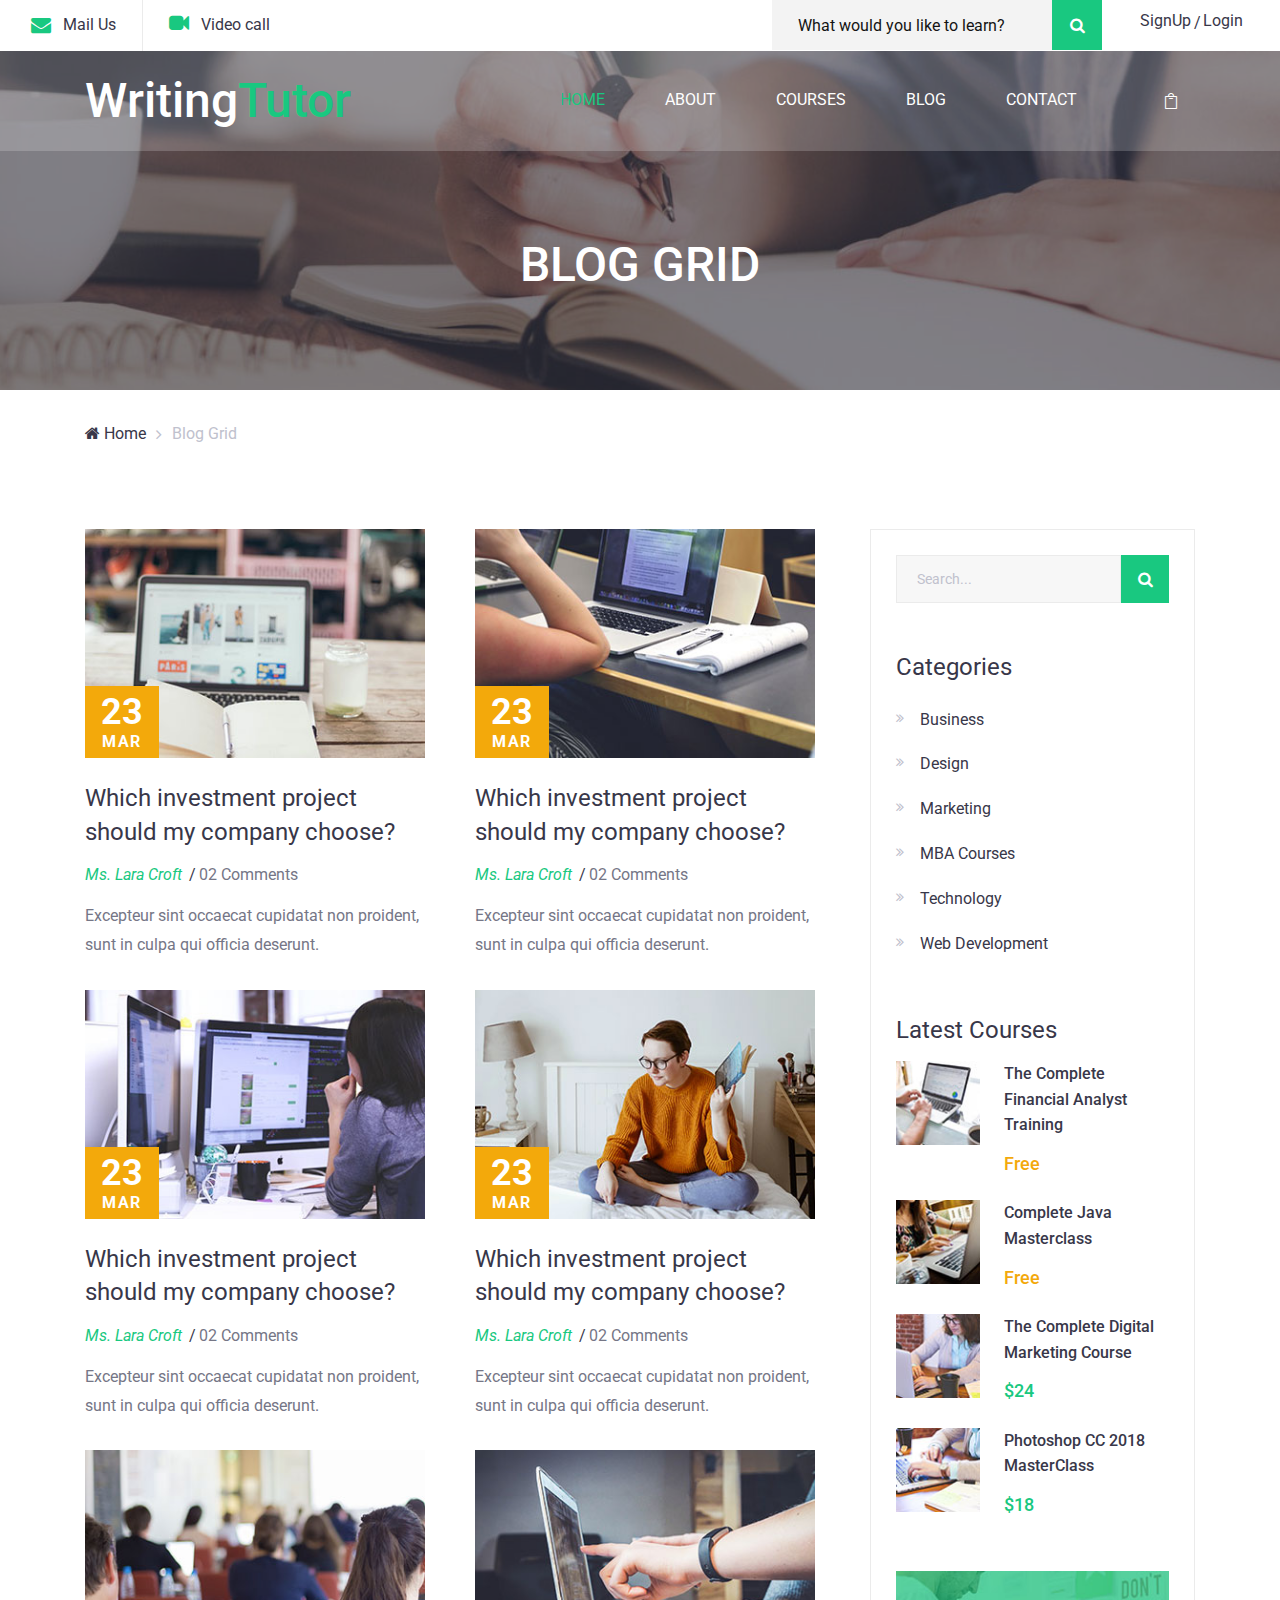
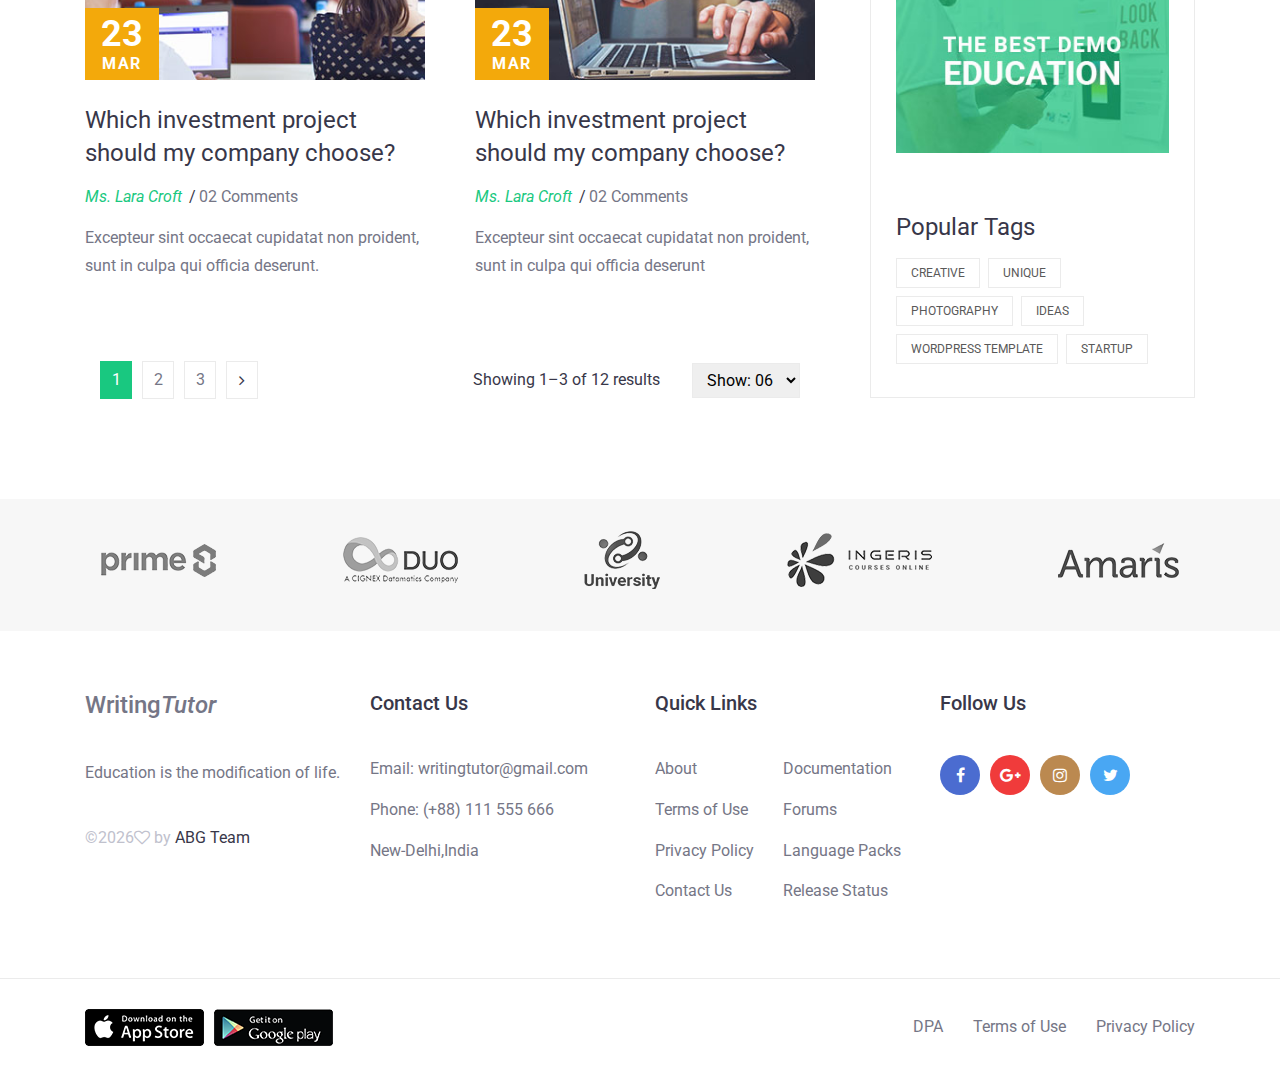
<file: blog.html>
<!DOCTYPE html>
<html lang="en">
<head>
    <title>Writing Tutor</title>
    <meta charset="utf-8">
    <meta name="viewport" content="width=device-width, initial-scale=1, shrink-to-fit=no">
    <link rel="stylesheet" href="css/bootstrap.min.css">
    <link rel="stylesheet" href="css/font-awesome.min.css">
    <link rel="stylesheet" href="css/elegant-fonts.css">
    <link rel="stylesheet" href="css/themify-icons.css">
    <link rel="stylesheet" href="css/swiper.min.css">
    <link rel="stylesheet" href="style.css">
</head>
<body class="blog-page">
    <div class="page-header">
        <header class="site-header">
            <div class="top-header-bar">
                <div class="container-fluid">
                    <div class="row">
                        <div class="col-12 col-lg-6 d-none d-md-flex flex-wrap justify-content-center justify-content-lg-start mb-3 mb-lg-0">
                            <div class="header-bar-email d-flex align-items-center">
                                <i class="fa fa-envelope"></i><a href="writingtutor@gmail.com">Mail Us</a>
                            </div>
                            <div class="header-bar-text lg-flex align-items-center">
                                <p><i class="fa fa-video-camera"></i>Video call </p>
                            </div>
                        </div>
                        <div class="col-12 col-lg-6 d-flex flex-wrap justify-content-center justify-content-lg-end align-items-center">
                            <div class="header-bar-search">
                                <form class="flex align-items-stretch">
                                    <input type="search" placeholder="What would you like to learn?">
                                    <button type="submit" value="" class="flex justify-content-center align-items-center"><i class="fa fa-search"></i></button>
                                </form>
                            </div>
                            <div class="header-bar-menu">
                                <ul class="flex justify-content-center align-items-center py-2 pt-md-0">
                                    <li><a href="SignUp.html">SignUp</a></li>
                                    <li><a href="login.html">Login</a></li>
                                </ul>
                            </div>
                        </div>
                    </div>
                </div>
            </div>
            <div class="nav-bar">
                <div class="container">
                    <div class="row">
                        <div class="col-9 col-lg-3">
                            <div class="site-branding">
                                <h1 class="site-title"><a href="index.html" rel="home">Writing<span>Tutor</span></a></h1>
                            </div>
                        </div>
                        <div class="col-3 col-lg-9 flex justify-content-end align-content-center">
                            <nav class="site-navigation flex justify-content-end align-items-center">
                                <ul class="flex flex-column flex-lg-row justify-content-lg-end align-content-center">
                                    <li class="current-menu-item"><a href="index.html">Home</a></li>
                                    <li><a href="about.html">About</a></li>
                                    <li><a href="courses.html">Courses</a></li>
                                    <li><a href="blog.html">blog</a></li>
                                    <li><a href="contact.html">Contact</a></li>
                                </ul>
                                <div class="hamburger-menu d-lg-none">
                                    <span></span>
                                    <span></span>
                                    <span></span>
                                    <span></span>
                                </div>
                                <div class="header-bar-cart">
                                    <a href="#" class="flex justify-content-center align-items-center"><span aria-hidden="true" class="icon_bag_alt"></span></a>
                                </div>
                            </nav>
                        </div>
                    </div>
                </div>
            </div>
        </header>
        <div class="page-header-overlay">
            <div class="container">
                <div class="row">
                    <div class="col-12">
                        <header class="entry-header">
                            <h1>BLOG GRID</h1>
                        </header>
                    </div>
                </div>
            </div>
        </div>
    </div>
    <div class="container">
        <div class="row">
            <div class="col-12">
                <div class="breadcrumbs">
                    <ul class="flex flex-wrap align-items-center p-0 m-0">
                        <li><a href="#"><i class="fa fa-home"></i> Home</a></li>
                        <li>Blog Grid</li>
                    </ul>
                </div>
            </div>
         </div>
        <div class="row">
            <div class="col-12 col-lg-8">
                <div class="blog-posts">
                    <div class="row mx-m-25">
                        <div class="col-12 col-md-6 px-25">
                            <div class="blog-post-content">
                                <figure class="blog-post-thumbnail position-relative m-0">
                                    <a href="#"><img src="images/b-1.jpg" alt=""></a>
                                    <div class="posted-date position-absolute">
                                        <div class="day">23</div>
                                        <div class="month">mar</div>
                                    </div>
                                </figure>
                                <div class="blog-post-content-wrap">
                                    <header class="entry-header">
                                        <h2 class="entry-title"><a href="#">Which investment project should my company choose?</a></h2>
                                        <div class="entry-meta flex align-items-center">
                                            <div class="post-author"><a href="#">Ms. Lara Croft </a></div>
                                            <div class="post-comments"><a href="#">02 Comments</a></div>
                                        </div>
                                    </header>
                                    <div class="entry-content">
                                        <p>Excepteur sint occaecat cupidatat non proident, sunt in culpa qui officia deserunt.</p>
                                    </div>
                                </div>
                            </div>
                        </div>
                        <div class="col-12 col-md-6 px-25">
                            <div class="blog-post-content">
                                <figure class="blog-post-thumbnail position-relative m-0">
                                    <a href="#"><img src="images/b-2.jpg" alt=""></a>
                                    <div class="posted-date position-absolute">
                                        <div class="day">23</div>
                                        <div class="month">mar</div>
                                    </div>
                                </figure>
                                <div class="blog-post-content-wrap">
                                    <header class="entry-header">
                                        <h2 class="entry-title"><a href="#">Which investment project should my company choose?</a></h2>
                                        <div class="entry-meta flex align-items-center">
                                            <div class="post-author"><a href="#">Ms. Lara Croft </a></div>
                                            <div class="post-comments"><a href="#">02 Comments</a></div>
                                        </div>
                                    </header>
                                    <div class="entry-content">
                                        <p>Excepteur sint occaecat cupidatat non proident, sunt in culpa qui officia deserunt.</p>
                                    </div>
                                </div>
                            </div>
                        </div>
                        <div class="col-12 col-md-6 px-25">
                            <div class="blog-post-content">
                                <figure class="blog-post-thumbnail position-relative m-0">
                                    <a href="#"><img src="images/b-3.jpg" alt=""></a>
                                    <div class="posted-date position-absolute">
                                        <div class="day">23</div>
                                        <div class="month">mar</div>
                                    </div>
                                </figure>
                                <div class="blog-post-content-wrap">
                                    <header class="entry-header">
                                        <h2 class="entry-title"><a href="#">Which investment project should my company choose?</a></h2>
                                        <div class="entry-meta flex align-items-center">
                                            <div class="post-author"><a href="#">Ms. Lara Croft </a></div>
                                            <div class="post-comments"><a href="#">02 Comments</a></div>
                                        </div>
                                    </header>
                                    <div class="entry-content">
                                        <p>Excepteur sint occaecat cupidatat non proident, sunt in culpa qui officia deserunt.</p>
                                    </div>
                                </div>
                            </div>
                        </div>
                        <div class="col-12 col-md-6 px-25">
                            <div class="blog-post-content">
                                <figure class="blog-post-thumbnail position-relative m-0">
                                    <a href="#"><img src="images/b-4.jpg" alt=""></a>
                                    <div class="posted-date position-absolute">
                                        <div class="day">23</div>
                                        <div class="month">mar</div>
                                    </div>
                                </figure>
                                <div class="blog-post-content-wrap">
                                    <header class="entry-header">
                                        <h2 class="entry-title"><a href="#">Which investment project should my company choose?</a></h2>
                                        <div class="entry-meta flex align-items-center">
                                            <div class="post-author"><a href="#">Ms. Lara Croft </a></div>
                                            <div class="post-comments"><a href="#">02 Comments</a></div>
                                        </div>
                                    </header>
                                    <div class="entry-content">
                                        <p>Excepteur sint occaecat cupidatat non proident, sunt in culpa qui officia deserunt.</p>
                                    </div>
                                </div>
                            </div>
                        </div>
                        <div class="col-12 col-md-6 px-25">
                            <div class="blog-post-content">
                                <figure class="blog-post-thumbnail position-relative m-0">
                                    <a href="#"><img src="images/b-5.jpg" alt=""></a>
                                    <div class="posted-date position-absolute">
                                        <div class="day">23</div>
                                        <div class="month">mar</div>
                                    </div>
                                </figure>
                                <div class="blog-post-content-wrap">
                                    <header class="entry-header">
                                        <h2 class="entry-title"><a href="#">Which investment project should my company choose?</a></h2>
                                        <div class="entry-meta flex align-items-center">
                                            <div class="post-author"><a href="#">Ms. Lara Croft </a></div>
                                            <div class="post-comments"><a href="#">02 Comments</a></div>
                                        </div>
                                    </header>
                                    <div class="entry-content">
                                        <p>Excepteur sint occaecat cupidatat non proident, sunt in culpa qui officia deserunt.</p>
                                    </div>
                                </div>
                            </div>
                        </div>
                        <div class="col-12 col-md-6 px-25">
                            <div class="blog-post-content">
                                <figure class="blog-post-thumbnail position-relative m-0">
                                    <a href="#"><img src="images/b-6.jpg" alt=""></a>

                                    <div class="posted-date position-absolute">
                                        <div class="day">23</div>
                                        <div class="month">mar</div>
                                    </div>
                                </figure>
                                <div class="blog-post-content-wrap">
                                    <header class="entry-header">
                                        <h2 class="entry-title"><a href="#">Which investment project should my company choose?</a></h2>
                                        <div class="entry-meta flex align-items-center">
                                            <div class="post-author"><a href="#">Ms. Lara Croft </a></div>
                                            <div class="post-comments"><a href="#">02 Comments</a></div>
                                        </div>
                                    </header>
                                    <div class="entry-content">
                                        <p>Excepteur sint occaecat cupidatat non proident, sunt in culpa qui officia deserunt</p>
                                    </div>
                                </div>
                            </div>
                        </div>
                    </div>
                </div>
                <div class="pagination flex flex-wrap justify-content-between align-items-center">
                    <div class="col-12 col-lg-4 order-2 order-lg-1 mt-3 mt-lg-0">
                        <ul class="flex flex-wrap align-items-center order-2 order-lg-1 p-0 m-0">
                            <li class="active"><a href="#">1</a></li>
                            <li><a href="#">2</a></li>
                            <li><a href="#">3</a></li>
                            <li><a href="#"><i class="fa fa-angle-right"></i></a></li>
                        </ul>
                    </div>
                    <div class="col-12 flex justify-content-start justify-content-lg-end col-lg-8 order-1 order-lg-2">
                        <div class="pagination-results flex flex-wrap align-items-center">
                            <p class="m-0">Showing 1–3 of 12 results</p>
                            <form>
                                <select>
                                    <option>Show: 06</option>
                                    <option>Show: 12</option>
                                    <option>Show: 18</option>
                                    <option>Show: 24</option>
                                </select>
                            </form>
                        </div>
                    </div>
                </div>
            </div>
            <div class="col-12 col-lg-4">
                <div class="sidebar">
                    <div class="search-widget">
                        <form class="flex flex-wrap align-items-center">
                            <input type="search" placeholder="Search...">
                            <button type="submit" class="flex justify-content-center align-items-center"><i class="fa fa-search"></i></button>
                        </form>
                    </div>
                    <div class="cat-links">
                        <h2>Categories</h2>
                        <ul class="p-0 m-0">
                            <li><a href="#">Business</a></li>
                            <li><a href="#">Design</a></li>
                            <li><a href="#">Marketing</a></li>
                            <li><a href="#">MBA Courses</a></li>
                            <li><a href="#">Technology</a></li>
                            <li><a href="#">Web Development</a></li>
                        </ul>
                    </div>
                    <div class="latest-courses">
                        <h2>Latest Courses</h2>
                        <ul class="p-0 m-0">
                            <li class="flex flex-wrap justify-content-between align-items-start">
                                <img src="images/t-1.jpg" alt="">
                                <div class="content-wrap">
                                    <h3><a href="#">The Complete Financial Analyst Training</a></h3>
                                    <div class="course-cost free-cost">Free</div>
                                </div>
                            </li>
                            <li class="flex flex-wrap justify-content-between align-items-start">
                                <img src="images/t-2.jpg" alt="">
                                <div class="content-wrap">
                                    <h3><a href="#">Complete Java
                                        Masterclass</a></h3>
                                    <div class="course-cost free-cost">Free</div>
                                </div>
                            </li>
                            <li class="flex flex-wrap justify-content-between align-items-start">
                                <img src="images/t-3.jpg" alt="">
                                <div class="content-wrap">
                                    <h3><a href="#">The Complete Digital Marketing Course</a></h3>
                                    <div class="course-cost">$24</div>
                                </div>
                            </li>
                            <li class="flex flex-wrap justify-content-between align-items-start">
                                <img src="images/t-4.jpg" alt="">
                                <div class="content-wrap">
                                    <h3><a href="#">Photoshop CC 2018
                                        MasterClass</a></h3>
                                    <div class="course-cost">$18</div>
                                </div>
                            </li>
                        </ul>
                    </div>
                    <div class="ads">
                        <img src="images/ads.jpg" alt="">
                    </div>
                    <div class="popular-tags">
                        <h2>Popular Tags</h2>
                        <ul class="flex flex-wrap align-items-center p-0 m-0">
                            <li><a href="#">Creative</a></li>
                            <li><a href="#">Unique</a></li>
                            <li><a href="#">Photography</a></li>
                            <li><a href="#">ideas</a></li>
                            <li><a href="#">Wordpress Template</a></li>
                            <li><a href="#">startup</a></li>
                        </ul>
                    </div>
                </div>
            </div>
        </div>
    </div>
    <div class="clients-logo">
        <div class="container">
            <div class="row">
                <div class="col-12 flex flex-wrap justify-content-center justify-content-lg-between align-items-center">
                    <div class="logo-wrap">
                        <img src="images/logo-1.png" alt="">
                    </div>
                    <div class="logo-wrap">
                        <img src="images/logo-2.png" alt="">
                    </div>
                    <div class="logo-wrap">
                        <img src="images/logo-3.png" alt="">
                    </div>
                    <div class="logo-wrap">
                        <img src="images/logo-4.png" alt="">
                    </div>
                    <div class="logo-wrap">
                        <img src="images/logo-5.png" alt="">
                    </div>
                </div>
            </div>
        </div>
    </div>
    <footer class="site-footer">
        <div class="footer-widgets">
            <div class="container">
                <div class="row">
                    <div class="col-12 col-md-6 col-lg-3">
                        <div class="foot-about">
                            <h4>Writing<em>Tutor</em></h4>
                            <p>Education is the modification of life. </p>
                            <p class="footer-copyright">
&copy;<script>document.write(new Date().getFullYear());</script><i class="fa fa-heart-o" aria-hidden="true"></i> by <a href="https://colorlib.com" target="_blank">ABG Team</a>
                          </p>
                        </div>
                    </div>
                    <div class="col-12 col-md-6 col-lg-3 mt-5 mt-md-0">
                        <div class="foot-contact">
                            <h2>Contact Us</h2>
                            <ul>
                                <li>Email: writingtutor@gmail.com</li>
                                <li>Phone: (+88) 111 555 666</li>
                                <li>New-Delhi,India</li>
                            </ul>
                        </div>
                    </div>
                    <div class="col-12 col-md-6 col-lg-3 mt-5 mt-lg-0">
                        <div class="quick-links flex flex-wrap">
                            <h2 class="w-100">Quick Links</h2>
                            <ul class="w-50">
                                <li><a href="#">About </a></li>
                                <li><a href="#">Terms of Use </a></li>
                                <li><a href="#">Privacy Policy </a></li>
                                <li><a href="#">Contact Us</a></li>
                            </ul>
                            <ul class="w-50">
                                <li><a href="#">Documentation</a></li>
                                <li><a href="#">Forums</a></li>
                                <li><a href="#">Language Packs</a></li>
                                <li><a href="#">Release Status</a></li>
                            </ul>
                        </div>
                    </div>
                    <div class="col-12 col-md-6 col-lg-3 mt-5 mt-lg-0">
                        <div class="follow-us">
                            <h2>Follow Us</h2>

                            <ul class="follow-us flex flex-wrap align-items-center">
                                <li><a href="#"><i class="fa fa-facebook"></i></a></li>
                                <li><a href="#"><i class="fa fa-google-plus"></i></a></li>
                                <li><a href="#"><i class="fa fa-instagram"></i></a></li>
                                <li><a href="#"><i class="fa fa-twitter"></i></a></li>
                            </ul>
                        </div>
                    </div>
                </div>
            </div>
         </div>
        <div class="footer-bar">
            <div class="container">
                <div class="row flex-wrap justify-content-center justify-content-lg-between align-items-center">
                    <div class="col-12 col-lg-6">
                        <div class="download-apps flex flex-wrap justify-content-center justify-content-lg-start align-items-center">
                            <a href="#"><img src="images/app-store.png" alt=""></a>
                            <a href="#"><img src="images/play-store.png" alt=""></a>
                        </div>
                    </div>
                    <div class="col-12 col-lg-6 mt-4 mt-lg-0">
                        <div class="footer-bar-nav">
                            <ul class="flex flex-wrap justify-content-center justify-content-lg-end align-items-center">
                                <li><a href="#">DPA</a></li>
                                <li><a href="#">Terms of Use</a></li>
                                <li><a href="#">Privacy Policy</a></li>
                            </ul>
                        </div>
                    </div>
                </div>
            </div>
        </div>
    </footer>
    <script type='text/javascript' src='js/jquery.js'></script>
    <script type='text/javascript' src='js/swiper.min.js'></script>
    <script type='text/javascript' src='js/masonry.pkgd.min.js'></script>
    <script type='text/javascript' src='js/jquery.collapsible.min.js'></script>
    <script type='text/javascript' src='js/custom.js'></script>

</body>
</html>
</file>
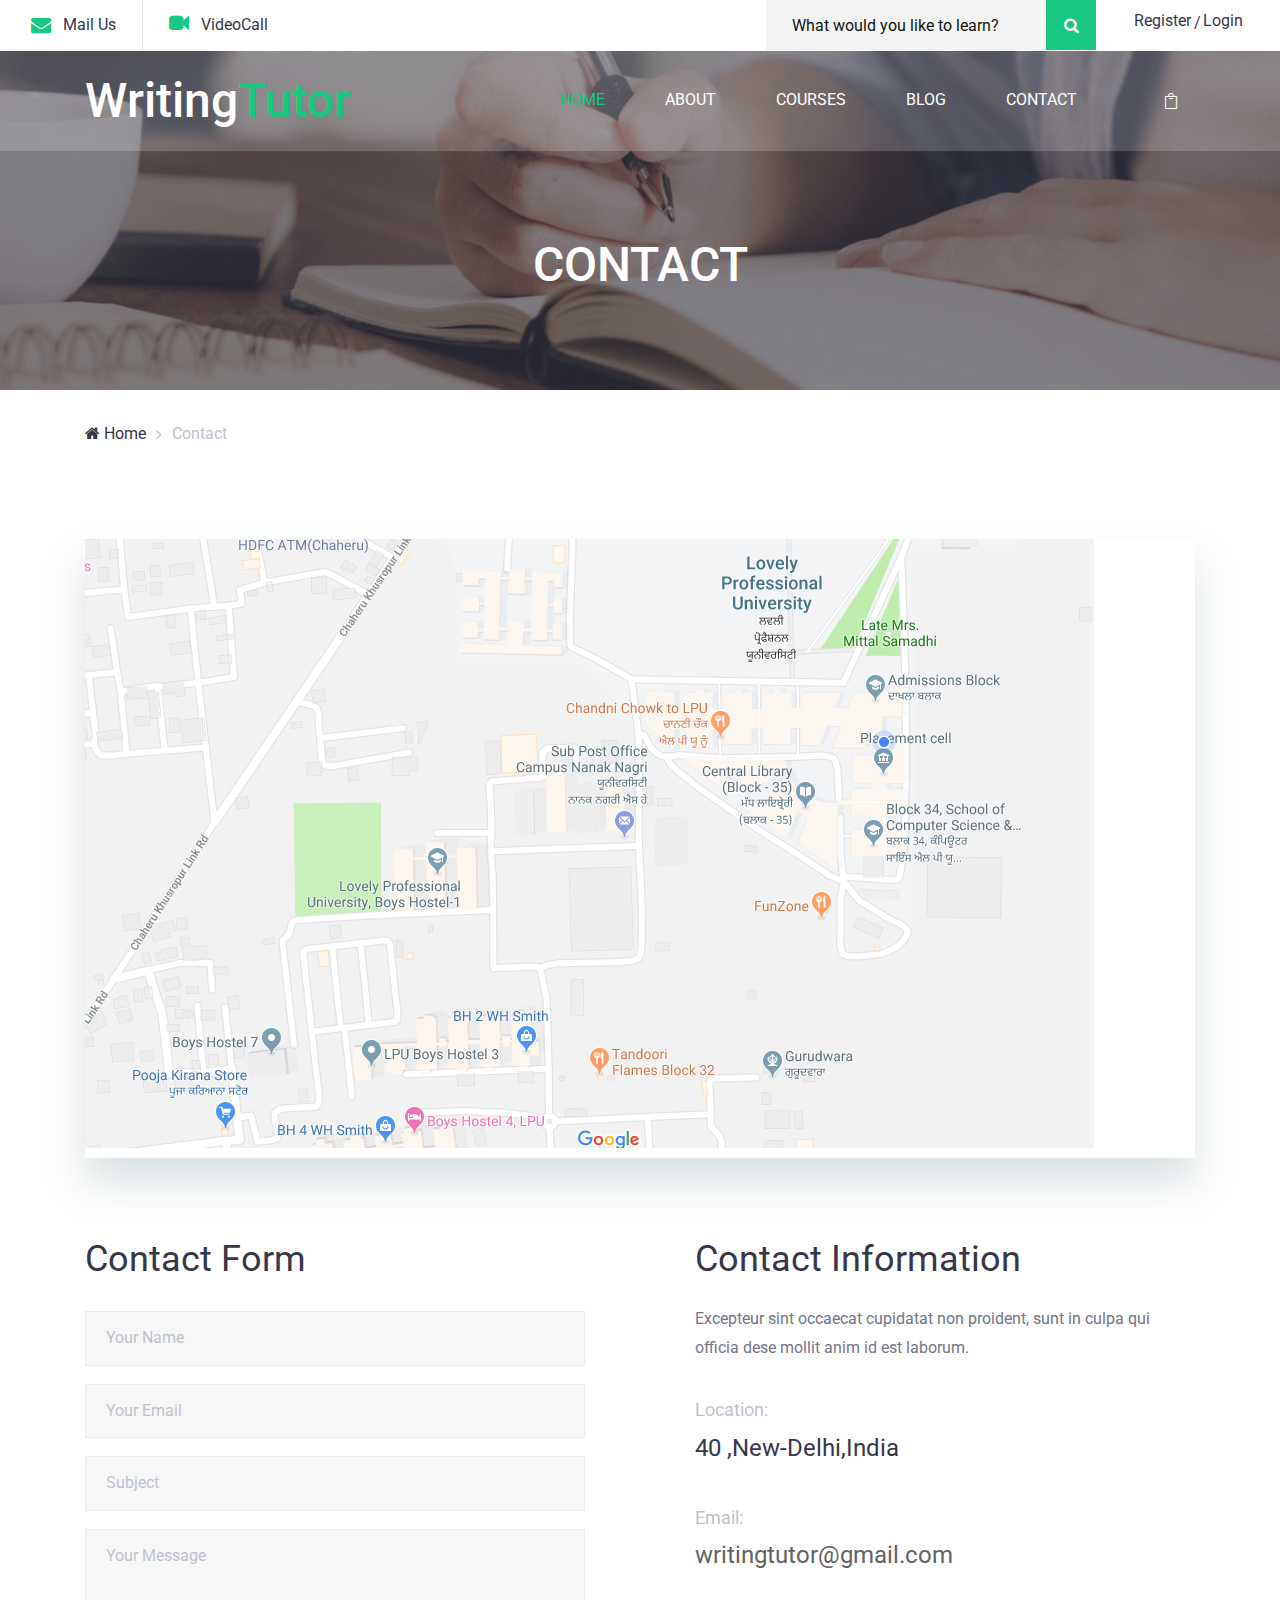
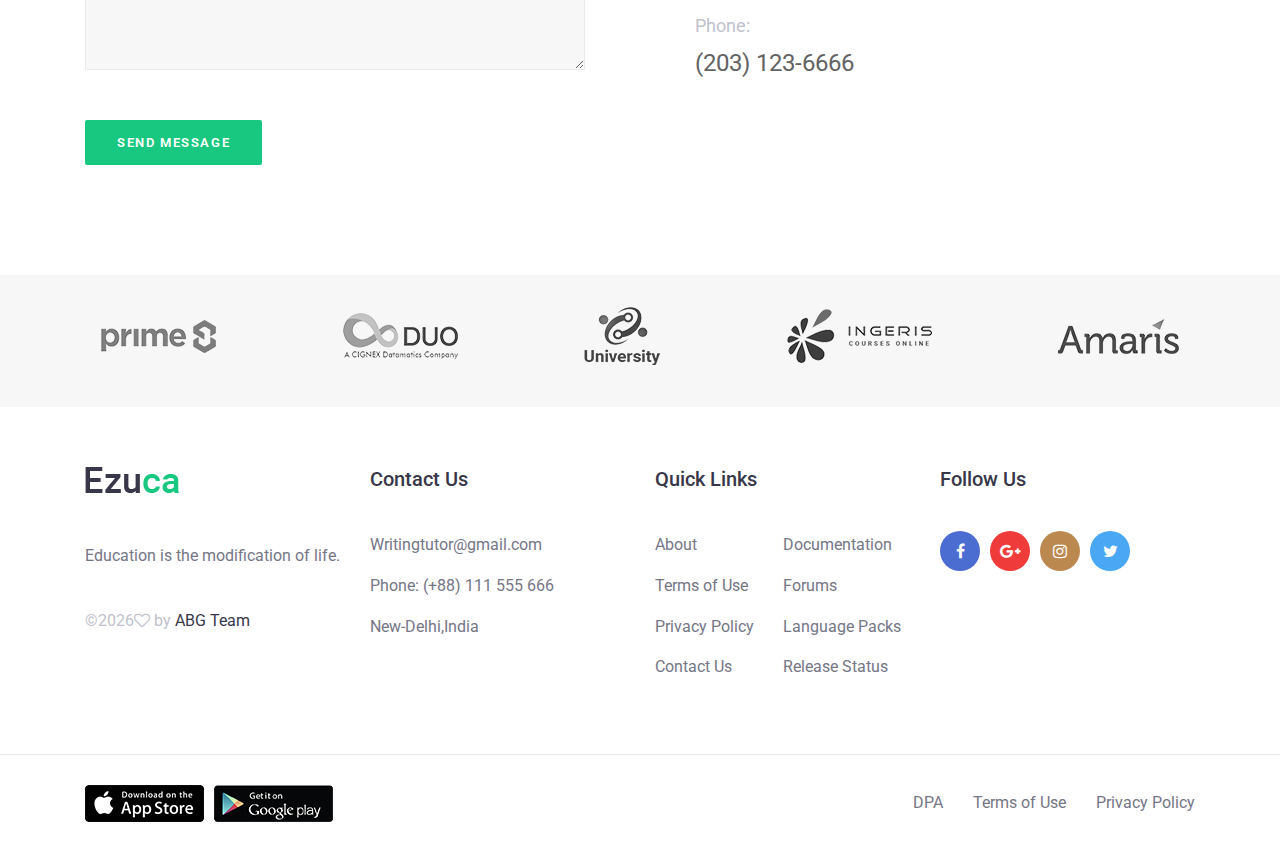
<file: contact.html>
<!DOCTYPE html>
<html lang="en">
<head>
    <title>Writing Tutor</title>
    <meta charset="utf-8">
    <meta name="viewport" content="width=device-width, initial-scale=1, shrink-to-fit=no">
    <link rel="stylesheet" href="css/bootstrap.min.css">
    <link rel="stylesheet" href="css/font-awesome.min.css">
    <link rel="stylesheet" href="css/elegant-fonts.css">
    <link rel="stylesheet" href="css/themify-icons.css">
    <link rel="stylesheet" href="css/swiper.min.css">
    <link rel="stylesheet" href="style.css">
</head>
<body class="contact-page">
    <div class="page-header">
        <header class="site-header">
            <div class="top-header-bar">
                <div class="container-fluid">
                    <div class="row">
                        <div class="col-12 col-lg-6 d-none d-md-flex flex-wrap justify-content-center justify-content-lg-start mb-3 mb-lg-0">
                            <div class="header-bar-email d-flex align-items-center">
                                <i class="fa fa-envelope"></i><a href="writingtutor@gmail.com">Mail Us</a>
                            </div>
                            <div class="header-bar-text lg-flex align-items-center">
                                <p><i class="fa fa-video-camera"></i>VideoCall </p>
                            </div>
                        </div>
                        <div class="col-12 col-lg-6 d-flex flex-wrap justify-content-center justify-content-lg-end align-items-center">
                            <div class="header-bar-search">
                                <form class="flex align-items-stretch">
                                    <input type="search" placeholder="What would you like to learn?">
                                    <button type="submit" value="" class="flex justify-content-center align-items-center"><i class="fa fa-search"></i></button>
                                </form>
                            </div>
                            <div class="header-bar-menu">
                                <ul class="flex justify-content-center align-items-center py-2 pt-md-0">
                                    <li><a href="SignUp.html">Register</a></li>
                                    <li><a href="login.html">Login</a></li>
                                </ul>
                            </div>
                        </div>
                    </div>
                </div>
               </div>
            <div class="nav-bar">
                <div class="container">
                    <div class="row">
                        <div class="col-9 col-lg-3">
                            <div class="site-branding">
                                <h1 class="site-title"><a href="index.html" rel="home">Writing<span>Tutor</span></a></h1>
                            </div>
                        </div>
                        <div class="col-3 col-lg-9 flex justify-content-end align-content-center">
                            <nav class="site-navigation flex justify-content-end align-items-center">
                                <ul class="flex flex-column flex-lg-row justify-content-lg-end align-content-center">
                                    <li class="current-menu-item"><a href="index.html">Home</a></li>
                                    <li><a href="about.html">About</a></li>
                                    <li><a href="courses.html">Courses</a></li>
                                    <li><a href="blog.html">blog</a></li>
                                    <li><a href="contact.html">Contact</a></li>
                                </ul>
                                <div class="hamburger-menu d-lg-none">
                                    <span></span>
                                    <span></span>
                                    <span></span>
                                    <span></span>
                                </div>
                                <div class="header-bar-cart">
                                    <a href="#" class="flex justify-content-center align-items-center"><span aria-hidden="true" class="icon_bag_alt"></span></a>
                                </div>
                            </nav>
                        </div>
                    </div>
                </div>
            </div>
        </header>
        <div class="page-header-overlay">
            <div class="container">
                <div class="row">
                    <div class="col-12">
                        <header class="entry-header">
                            <h1>CONTACT</h1>
                        </header>
                    </div>
                </div>
            </div>
        </div>
    </div>
    <div class="container">
        <div class="row">
            <div class="col-12">
                <div class="breadcrumbs">
                    <ul class="flex flex-wrap align-items-center p-0 m-0">
                        <li><a href="#"><i class="fa fa-home"></i> Home</a></li>
                        <li>Contact</li>
                    </ul>
                </div>
            </div>
        </div>
        <div class="row justify-content-between">
            <div class="col-12">
                <div class="contact-gmap">
                    <img src="images/map.png" alt="images/map.png">
                </div>
            </div>
            <div class="col-12 col-lg-6">
                <div class="contact-form">
                    <h3>Contact Form</h3>
                    <form>
                        <input type="text" placeholder="Your Name">
                        <input type="email" placeholder="Your Email">
                        <input type="text" placeholder="Subject">
                        <textarea placeholder="Your Message" rows="4"></textarea>
                        <input type="submit" value="Send Message">
                    </form>
                </div>
            </div>
            <div class="col-12 col-lg-6">
                <div class="contact-info">
                    <h3>Contact Information</h3>
                    <p>Excepteur sint occaecat cupidatat non proident, sunt in culpa qui officia dese mollit anim id est laborum. </p>
                    <ul class="p-0 m-0">
                        <li><span>Location:</span>40 ,New-Delhi,India</li>
                        <li><span>Email:</span><a href="#">writingtutor@gmail.com</a></li>
                        <li><span>Phone:</span><a href="#">(203) 123-6666</a></li>
                    </ul>
                </div>
            </div>
        </div>
    </div>
    <div class="clients-logo">
        <div class="container">
            <div class="row">
                <div class="col-12 flex flex-wrap justify-content-center justify-content-lg-between align-items-center">
                    <div class="logo-wrap">
                        <img src="images/logo-1.png" alt="">
                    </div>
                    <div class="logo-wrap">
                        <img src="images/logo-2.png" alt="">
                    </div>
                    <div class="logo-wrap">
                        <img src="images/logo-3.png" alt="">
                    </div>
                    <div class="logo-wrap">
                        <img src="images/logo-4.png" alt="">
                    </div>
                    <div class="logo-wrap">
                        <img src="images/logo-5.png" alt="">
                    </div>
                </div>
            </div>
        </div>
    </div>
    <footer class="site-footer">
        <div class="footer-widgets">
            <div class="container">
                <div class="row">
                    <div class="col-12 col-md-6 col-lg-3">
                        <div class="foot-about">
                            <a class="foot-logo" href="#"><img src="images/foot-logo.png" alt=""></a>
                            <p>Education is the modification of life. </p>
                            <p class="footer-copyright">
&copy;<script>document.write(new Date().getFullYear());</script><i class="fa fa-heart-o" aria-hidden="true"></i> by <a href="https://colorlib.com" target="_blank">ABG Team</a>
                           </p>
                        </div>
                    </div>
                    <div class="col-12 col-md-6 col-lg-3 mt-5 mt-md-0">
                        <div class="foot-contact">
                            <h2>Contact Us</h2>
                            <ul>
                                <li>Writingtutor@gmail.com</li>
                                <li>Phone: (+88) 111 555 666</li>
                                <li>New-Delhi,India</li>
                            </ul>
                        </div>
                    </div>
                    <div class="col-12 col-md-6 col-lg-3 mt-5 mt-lg-0">
                        <div class="quick-links flex flex-wrap">
                            <h2 class="w-100">Quick Links</h2>
                            <ul class="w-50">
                                <li><a href="#">About </a></li>
                                <li><a href="#">Terms of Use </a></li>
                                <li><a href="#">Privacy Policy </a></li>
                                <li><a href="#">Contact Us</a></li>
                            </ul>
                            <ul class="w-50">
                                <li><a href="#">Documentation</a></li>
                                <li><a href="#">Forums</a></li>
                                <li><a href="#">Language Packs</a></li>
                                <li><a href="#">Release Status</a></li>
                            </ul>
                        </div>
                    </div>
                    <div class="col-12 col-md-6 col-lg-3 mt-5 mt-lg-0">
                        <div class="follow-us">
                            <h2>Follow Us</h2>
                            <ul class="follow-us flex flex-wrap align-items-center">
                                <li><a href="#"><i class="fa fa-facebook"></i></a></li>
                                <li><a href="#"><i class="fa fa-google-plus"></i></a></li>
                                <li><a href="#"><i class="fa fa-instagram"></i></a></li>
                                <li><a href="#"><i class="fa fa-twitter"></i></a></li>
                            </ul>
                        </div>
                    </div>
                </div>
            </div>
        </div>
        <div class="footer-bar">
            <div class="container">
                <div class="row flex-wrap justify-content-center justify-content-lg-between align-items-center">
                    <div class="col-12 col-lg-6">
                        <div class="download-apps flex flex-wrap justify-content-center justify-content-lg-start align-items-center">
                            <a href="#"><img src="images/app-store.png" alt=""></a>
                            <a href="#"><img src="images/play-store.png" alt=""></a>
                        </div>
                    </div>
                    <div class="col-12 col-lg-6 mt-4 mt-lg-0">
                        <div class="footer-bar-nav">
                            <ul class="flex flex-wrap justify-content-center justify-content-lg-end align-items-center">
                                <li><a href="#">DPA</a></li>
                                <li><a href="#">Terms of Use</a></li>
                                <li><a href="#">Privacy Policy</a></li>
                            </ul>
                        </div>
                    </div>                </div>
            </div>
        </div>
    </footer>
    <script type='text/javascript' src='js/jquery.js'></script>
    <script type='text/javascript' src='js/swiper.min.js'></script>
    <script type='text/javascript' src='js/masonry.pkgd.min.js'></script>
    <script type='text/javascript' src='js/jquery.collapsible.min.js'></script>
    <script type='text/javascript' src='js/custom.js'></script>

</body>
</html>
</file>
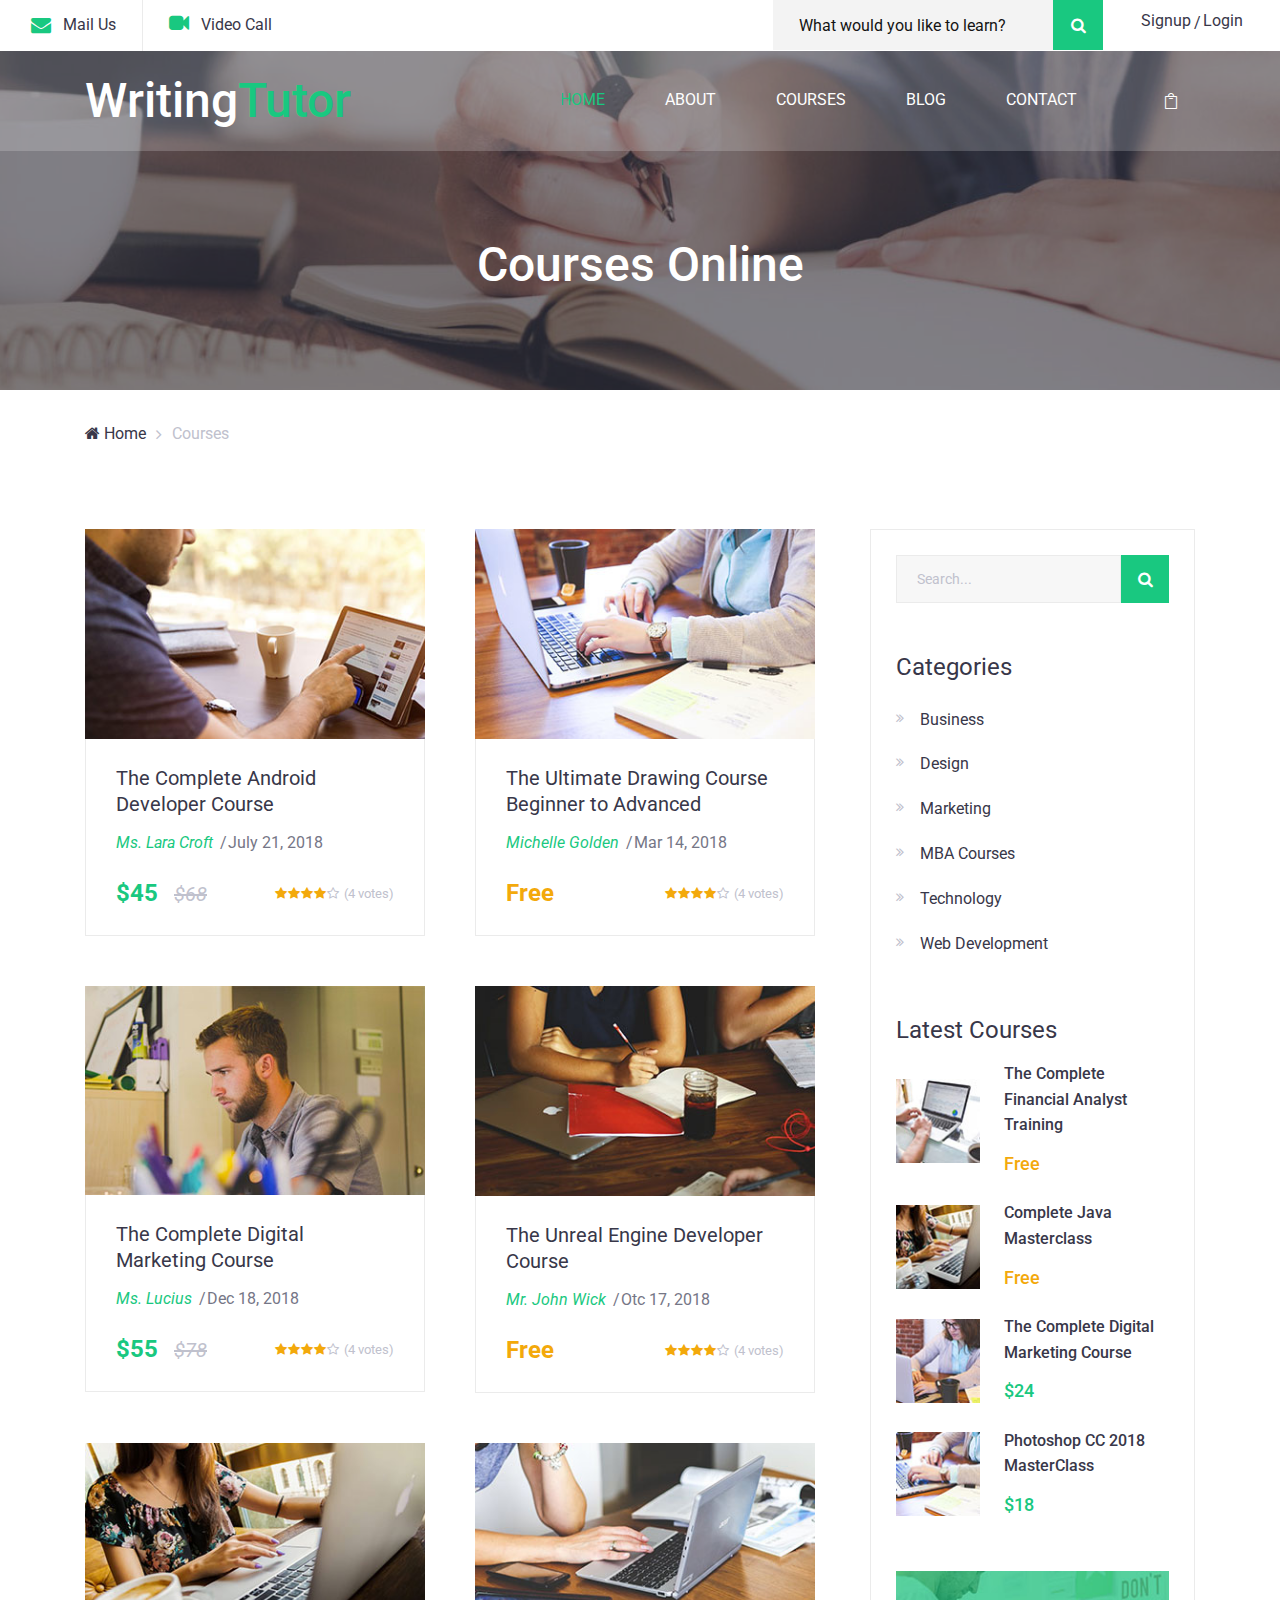
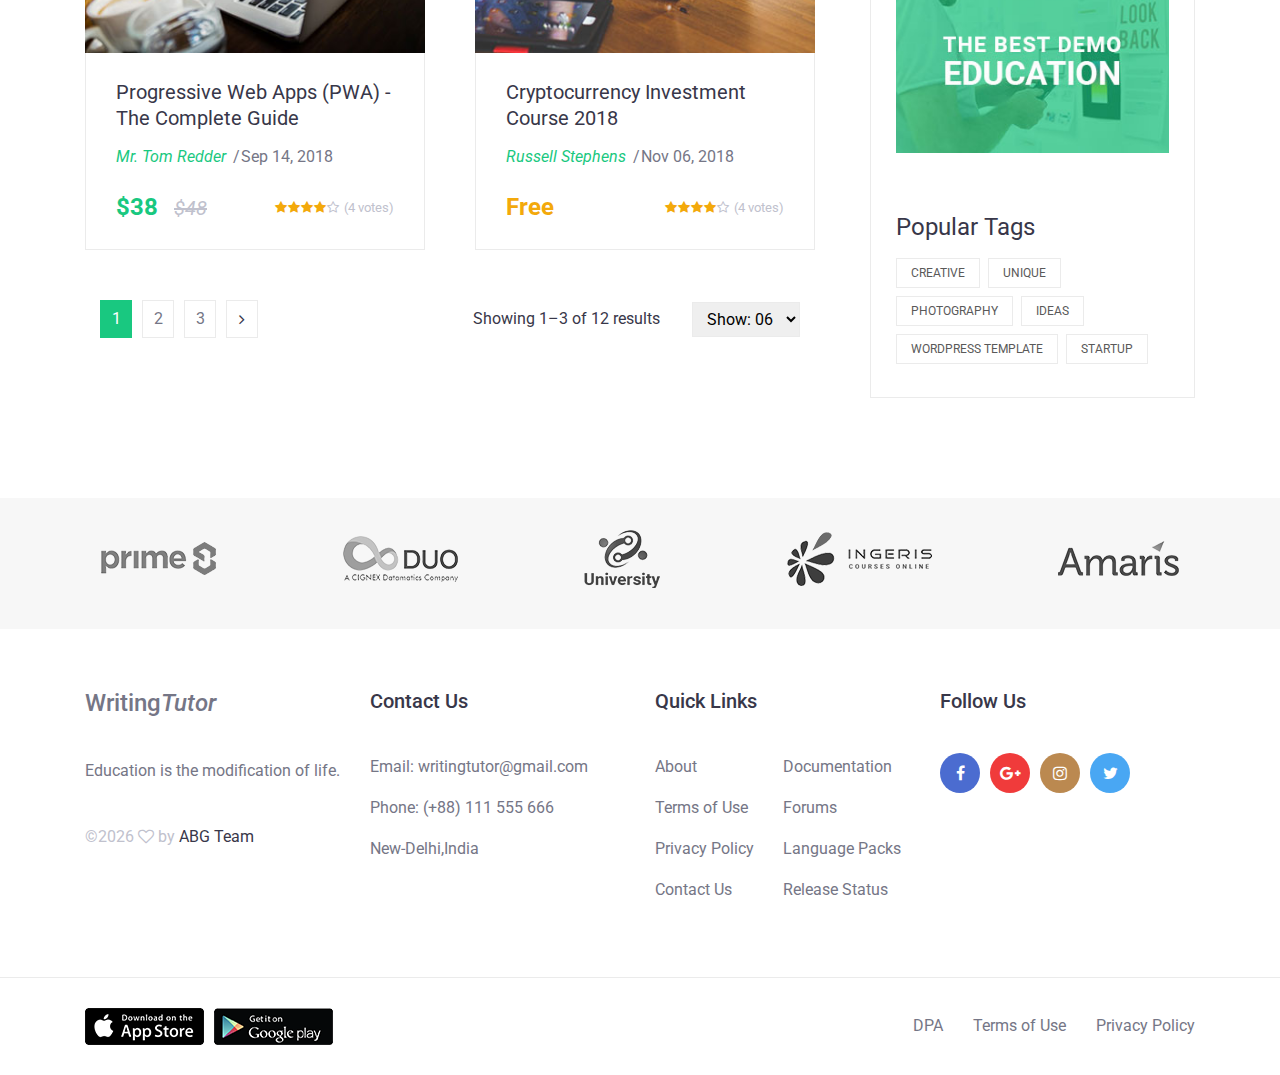
<file: courses.html>
<!DOCTYPE html>
<html lang="en">
<head>
    <title>Writing Tutor</title>
    <meta charset="utf-8">
    <meta name="viewport" content="width=device-width, initial-scale=1, shrink-to-fit=no">
    <link rel="stylesheet" href="css/bootstrap.min.css">
    <link rel="stylesheet" href="css/font-awesome.min.css">
    <link rel="stylesheet" href="css/elegant-fonts.css">
    <link rel="stylesheet" href="css/themify-icons.css">
    <link rel="stylesheet" href="css/swiper.min.css">
    <link rel="stylesheet" href="style.css">
</head>
<body class="courses-page">
    <div class="page-header">
        <header class="site-header">
            <div class="top-header-bar">
                <div class="container-fluid">
                    <div class="row">
                        <div class="col-12 col-lg-6 d-none d-md-flex flex-wrap justify-content-center justify-content-lg-start mb-3 mb-lg-0">
                            <div class="header-bar-email d-flex align-items-center">
                                <i class="fa fa-envelope"></i><a href="writingtutor@gmail.com">Mail Us</a>
                            </div>
                            <div class="header-bar-text lg-flex align-items-center">
                                <p><i class="fa fa-video-camera"></i>Video Call</p>
                            </div>
                        </div>
                        <div class="col-12 col-lg-6 d-flex flex-wrap justify-content-center justify-content-lg-end align-items-center">
                            <div class="header-bar-search">
                                <form class="flex align-items-stretch">
                                    <input type="search" placeholder="What would you like to learn?">
                                    <button type="submit" value="" class="flex justify-content-center align-items-center"><i class="fa fa-search"></i></button>
                                </form>
                            </div>
                            <div class="header-bar-menu">
                                <ul class="flex justify-content-center align-items-center py-2 pt-md-0">
                                    <li><a href="SignUp.html">Signup</a></li>
                                    <li><a href="login.html">Login</a></li>
                                </ul>
                            </div>
                        </div>
                    </div>
                </div>
            </div>
            <div class="nav-bar">
                <div class="container">
                    <div class="row">
                        <div class="col-9 col-lg-3">
                            <div class="site-branding">
                                <h1 class="site-title"><a href="index.html" rel="home">Writing<span>Tutor</span></a></h1>
                            </div>
                        </div>
                        <div class="col-3 col-lg-9 flex justify-content-end align-content-center">
                            <nav class="site-navigation flex justify-content-end align-items-center">
                                <ul class="flex flex-column flex-lg-row justify-content-lg-end align-content-center">
                                    <li class="current-menu-item"><a href="index.html">Home</a></li>
                                    <li><a href="about.html">About</a></li>
                                    <li><a href="courses.html">Courses</a></li>
                                    <li><a href="blog.html">blog</a></li>
                                    <li><a href="contact.html">Contact</a></li>
                                </ul>
                                <div class="hamburger-menu d-lg-none">
                                    <span></span>
                                    <span></span>
                                    <span></span>
                                    <span></span>
                                </div>
                                <div class="header-bar-cart">
                                    <a href="#" class="flex justify-content-center align-items-center"><span aria-hidden="true" class="icon_bag_alt"></span></a>
                                </div>
                            </nav>
                        </div>
                    </div>
                </div>
            </div>
        </header>
        <div class="page-header-overlay">
            <div class="container">
                <div class="row">
                    <div class="col-12">
                        <header class="entry-header">
                            <h1>Courses Online</h1>
                        </header>
                    </div>
                </div>
            </div>
        </div>
    </div>
    <div class="container">
        <div class="row">
            <div class="col-12">
                <div class="breadcrumbs">
                    <ul class="flex flex-wrap align-items-center p-0 m-0">
                        <li><a href="index.html"><i class="fa fa-home"></i> Home</a></li>
                        <li>Courses</li>
                    </ul>
                </div>
            </div>
        </div>
        <div class="row">
            <div class="col-12 col-lg-8">
                <div class="featured-courses courses-wrap">
                    <div class="row mx-m-25">
                        <div class="col-12 col-md-6 px-25">
                            <div class="course-content">
                                <figure class="course-thumbnail">
                                    <a href="#"><img src="images/1.jpg" alt=""></a>
                                </figure>
                                <div class="course-content-wrap">
                                    <header class="entry-header">
                                        <h2 class="entry-title"><a href="#">The Complete Android Developer Course</a></h2>
                                        <div class="entry-meta flex flex-wrap align-items-center">
                                            <div class="course-author"><a href="#">Ms. Lara Croft </a></div>
                                            <div class="course-date">July 21, 2018</div>
                                        </div>
                                    </header>
                                    <footer class="entry-footer flex flex-wrap justify-content-between align-items-center">
                                        <div class="course-cost">
                                            $45 <span class="price-drop">$68</span>
                                        </div>
                                        <div class="course-ratings flex justify-content-end align-items-center">
                                            <span class="fa fa-star checked"></span>
                                            <span class="fa fa-star checked"></span>
                                            <span class="fa fa-star checked"></span>
                                            <span class="fa fa-star checked"></span>
                                            <span class="fa fa-star-o"></span>
                                            <span class="course-ratings-count">(4 votes)</span>
                                        </div>
                                    </footer>
                                </div>
                            </div>
                        </div>
                        <div class="col-12 col-md-6 px-25">
                            <div class="course-content">
                                <figure class="course-thumbnail">
                                    <a href="#"><img src="images/2.jpg" alt=""></a>
                                </figure>
                                <div class="course-content-wrap">
                                    <header class="entry-header">
                                        <h2 class="entry-title"><a href="#">The Ultimate Drawing Course Beginner to Advanced</a></h2>
                                        <div class="entry-meta flex flex-wrap align-items-center">
                                            <div class="course-author"><a href="#">Michelle Golden</a></div>
                                            <div class="course-date">Mar 14, 2018</div>
                                        </div>
                                    </header>
                                    <footer class="entry-footer flex flex-wrap justify-content-between align-items-center">
                                        <div class="course-cost">
                                            <span class="free-cost">Free</span>
                                        </div>
                                        <div class="course-ratings flex justify-content-end align-items-center">
                                            <span class="fa fa-star checked"></span>
                                            <span class="fa fa-star checked"></span>
                                            <span class="fa fa-star checked"></span>
                                            <span class="fa fa-star checked"></span>
                                            <span class="fa fa-star-o"></span>
                                            <span class="course-ratings-count">(4 votes)</span>
                                        </div>
                                    </footer>
                                </div>
                            </div>
                        </div>
                        <div class="col-12 col-md-6 px-25">
                            <div class="course-content">
                                <figure class="course-thumbnail">
                                    <a href="#"><img src="images/3.jpg" alt=""></a>
                                </figure>
                                <div class="course-content-wrap">
                                    <header class="entry-header">
                                        <h2 class="entry-title"><a href="#">The Complete Digital Marketing Course</a></h2>
                                        <div class="entry-meta flex flex-wrap align-items-center">
                                            <div class="course-author"><a href="#">Ms. Lucius</a></div>
                                            <div class="course-date">Dec 18, 2018</div>
                                        </div>
                                    </header>
                                    <footer class="entry-footer flex flex-wrap justify-content-between align-items-center">
                                        <div class="course-cost">
                                            $55 <span class="price-drop">$78</span>
                                        </div>
                                        <div class="course-ratings flex justify-content-end align-items-center">
                                            <span class="fa fa-star checked"></span>
                                            <span class="fa fa-star checked"></span>
                                            <span class="fa fa-star checked"></span>
                                            <span class="fa fa-star checked"></span>
                                            <span class="fa fa-star-o"></span>
                                            <span class="course-ratings-count">(4 votes)</span>
                                        </div>
                                    </footer>
                                </div>
                            </div>
                        </div>
                        <div class="col-12 col-md-6 px-25">
                            <div class="course-content">
                                <figure class="course-thumbnail">
                                    <a href="#"><img src="images/4.jpg" alt=""></a>
                                </figure>
                                <div class="course-content-wrap">
                                    <header class="entry-header">
                                        <h2 class="entry-title"><a href="#">The Unreal Engine Developer Course</a></h2>
                                        <div class="entry-meta flex flex-wrap align-items-center">
                                            <div class="course-author"><a href="#">Mr. John Wick</a></div>
                                            <div class="course-date">Otc 17, 2018</div>
                                        </div>
                                    </header>
                                    <footer class="entry-footer flex flex-wrap justify-content-between align-items-center">
                                        <div class="course-cost">
                                            <span class="free-cost">Free</span>
                                        </div>
                                        <div class="course-ratings flex justify-content-end align-items-center">
                                            <span class="fa fa-star checked"></span>
                                            <span class="fa fa-star checked"></span>
                                            <span class="fa fa-star checked"></span>
                                            <span class="fa fa-star checked"></span>
                                            <span class="fa fa-star-o"></span>
                                            <span class="course-ratings-count">(4 votes)</span>
                                        </div>
                                    </footer>
                                </div>
                            </div>
                        </div>
                        <div class="col-12 col-md-6 px-25">
                            <div class="course-content">
                                <figure class="course-thumbnail">
                                    <a href="#"><img src="images/5.jpg" alt=""></a>
                                </figure>
                                <div class="course-content-wrap">
                                    <header class="entry-header">
                                        <h2 class="entry-title"><a href="#">Progressive Web Apps (PWA) - The Complete Guide</a></h2>
                                        <div class="entry-meta flex flex-wrap align-items-center">
                                            <div class="course-author"><a href="#">Mr. Tom Redder</a></div>
                                            <div class="course-date">Sep 14, 2018</div>
                                        </div>
                                    </header>
                                    <footer class="entry-footer flex flex-wrap justify-content-between align-items-center">
                                        <div class="course-cost">
                                            $38 <span class="price-drop">$48</span>
                                        </div>
                                        <div class="course-ratings flex justify-content-end align-items-center">
                                            <span class="fa fa-star checked"></span>
                                            <span class="fa fa-star checked"></span>
                                            <span class="fa fa-star checked"></span>
                                            <span class="fa fa-star checked"></span>
                                            <span class="fa fa-star-o"></span>
                                            <span class="course-ratings-count">(4 votes)</span>
                                        </div>
                                    </footer>
                                </div>
                            </div>
                        </div>
                        <div class="col-12 col-md-6 px-25">
                            <div class="course-content">
                                <figure class="course-thumbnail">
                                    <a href="#"><img src="images/6.jpg" alt=""></a>
                                </figure>
                                <div class="course-content-wrap">
                                    <header class="entry-header">
                                        <h2 class="entry-title"><a href="#">Cryptocurrency Investment Course 2018</a></h2>
                                        <div class="entry-meta flex flex-wrap align-items-center">
                                            <div class="course-author"><a href="#">Russell Stephens</a></div>
                                            <div class="course-date">Nov 06, 2018</div>
                                        </div>
                                    </header>
                                    <footer class="entry-footer flex flex-wrap justify-content-between align-items-center">
                                        <div class="course-cost">
                                            <span class="free-cost">Free</span>
                                        </div>
                                        <div class="course-ratings flex justify-content-end align-items-center">
                                            <span class="fa fa-star checked"></span>
                                            <span class="fa fa-star checked"></span>
                                            <span class="fa fa-star checked"></span>
                                            <span class="fa fa-star checked"></span>
                                            <span class="fa fa-star-o"></span>
                                            <span class="course-ratings-count">(4 votes)</span>
                                        </div>
                                    </footer>
                                </div>
                            </div>
                        </div>
                    </div>
                </div>
                <div class="pagination flex flex-wrap justify-content-between align-items-center">
                    <div class="col-12 col-lg-4 order-2 order-lg-1 mt-3 mt-lg-0">
                        <ul class="flex flex-wrap align-items-center order-2 order-lg-1 p-0 m-0">
                            <li class="active"><a href="#">1</a></li>
                            <li><a href="#">2</a></li>
                            <li><a href="#">3</a></li>
                            <li><a href="#"><i class="fa fa-angle-right"></i></a></li>
                        </ul>
                    </div>
                    <div class="col-12 flex justify-content-start justify-content-lg-end col-lg-8 order-1 order-lg-2">
                        <div class="pagination-results flex flex-wrap align-items-center">
                            <p class="m-0">Showing 1–3 of 12 results</p>
                            <form>
                                <select>
                                    <option>Show: 06</option>
                                    <option>Show: 12</option>
                                    <option>Show: 18</option>
                                    <option>Show: 24</option>
                                </select>
                            </form>
                        </div>
                    </div>
                </div>
            </div>
            <div class="col-12 col-lg-4">
                <div class="sidebar">
                    <div class="search-widget">
                        <form class="flex flex-wrap align-items-center">
                            <input type="search" placeholder="Search...">
                            <button type="submit" class="flex justify-content-center align-items-center"><i class="fa fa-search"></i></button>
                        </form>
                    </div>
                    <div class="cat-links">
                        <h2>Categories</h2>
                        <ul class="p-0 m-0">
                            <li><a href="#">Business</a></li>
                            <li><a href="#">Design</a></li>
                            <li><a href="#">Marketing</a></li>
                            <li><a href="#">MBA Courses</a></li>
                            <li><a href="#">Technology</a></li>
                            <li><a href="#">Web Development</a></li>
                        </ul>
                    </div>
                    <div class="latest-courses">
                        <h2>Latest Courses</h2>
                        <ul class="p-0 m-0">
                            <li class="flex flex-wrap justify-content-between align-items-center">
                                <img src="images/t-1.jpg" alt="">

                                <div class="content-wrap">
                                    <h3><a href="#">The Complete Financial Analyst Training</a></h3>
                                    <div class="course-cost free-cost">Free</div>
                                </div>
                            </li>
                            <li class="flex flex-wrap justify-content-between align-items-center">
                                <img src="images/t-2.jpg" alt="">
                                <div class="content-wrap">
                                    <h3><a href="#">Complete Java
                                        Masterclass</a></h3>
                                    <div class="course-cost free-cost">Free</div>
                                </div>
                            </li>
                            <li class="flex flex-wrap justify-content-between align-items-center">
                                <img src="images/t-3.jpg" alt="">
                                <div class="content-wrap">
                                    <h3><a href="#">The Complete Digital Marketing Course</a></h3>
                                    <div class="course-cost">$24</div>
                                </div>
                            </li>
                            <li class="flex flex-wrap justify-content-between align-items-center">
                                <img src="images/t-4.jpg" alt="">
                                <div class="content-wrap">
                                    <h3><a href="#">Photoshop CC 2018
                                        MasterClass</a></h3>
                                    <div class="course-cost">$18</div>
                                </div>
                            </li>
                        </ul>
                    </div>
                    <div class="ads">
                        <img src="images/ads.jpg" alt="">
                    </div>
                    <div class="popular-tags">
                        <h2>Popular Tags</h2>
                        <ul class="flex flex-wrap align-items-center p-0 m-0">
                            <li><a href="#">Creative</a></li>
                            <li><a href="#">Unique</a></li>
                            <li><a href="#">Photography</a></li>
                            <li><a href="#">ideas</a></li>
                            <li><a href="#">Wordpress Template</a></li>
                            <li><a href="#">startup</a></li>
                        </ul>
                    </div>
                </div>
            </div>
        </div>
    </div>
    <div class="clients-logo">
        <div class="container">
            <div class="row">
                <div class="col-12 flex flex-wrap justify-content-center justify-content-lg-between align-items-center">
                    <div class="logo-wrap">
                        <img src="images/logo-1.png" alt="">
                    </div>
                    <div class="logo-wrap">
                        <img src="images/logo-2.png" alt="">
                    </div>
                    <div class="logo-wrap">
                        <img src="images/logo-3.png" alt="">
                    </div>
                    <div class="logo-wrap">
                        <img src="images/logo-4.png" alt="">
                    </div>
                    <div class="logo-wrap">
                        <img src="images/logo-5.png" alt="">
                    </div>
                </div>
            </div>
        </div>
    </div
    <footer class="site-footer">
        <div class="footer-widgets">
            <div class="container">
                <div class="row">
                    <div class="col-12 col-md-6 col-lg-3">
                        <div class="foot-about">
                            <h4>Writing<em>Tutor</em></h4>
                            <p>Education is the modification of life. </p>
                            <p class="footer-copyright">
&copy;<script>document.write(new Date().getFullYear());</script>  <i class="fa fa-heart-o" aria-hidden="true"></i> by <a href="https://colorlib.com" target="_blank">ABG Team</a>
</p>
                        </div>
                    </div>
                    <div class="col-12 col-md-6 col-lg-3 mt-5 mt-md-0">
                        <div class="foot-contact">
                            <h2>Contact Us</h2>
                            <ul>
                                <li>Email: writingtutor@gmail.com</li>
                                <li>Phone: (+88) 111 555 666</li>
                                <li>New-Delhi,India</li>
                            </ul>
                        </div>
                    </div>
                    <div class="col-12 col-md-6 col-lg-3 mt-5 mt-lg-0">
                        <div class="quick-links flex flex-wrap">
                            <h2 class="w-100">Quick Links</h2>
                            <ul class="w-50">
                                <li><a href="#">About </a></li>
                                <li><a href="#">Terms of Use </a></li>
                                <li><a href="#">Privacy Policy </a></li>
                                <li><a href="#">Contact Us</a></li>
                            </ul>
                            <ul class="w-50">
                                <li><a href="#">Documentation</a></li>
                                <li><a href="#">Forums</a></li>
                                <li><a href="#">Language Packs</a></li>
                                <li><a href="#">Release Status</a></li>
                            </ul>
                        </div>
                    </div>
                    <div class="col-12 col-md-6 col-lg-3 mt-5 mt-lg-0">
                        <div class="follow-us">
                            <h2>Follow Us</h2>
                            <ul class="follow-us flex flex-wrap align-items-center">
                                <li><a href="#"><i class="fa fa-facebook"></i></a></li>
                                <li><a href="#"><i class="fa fa-google-plus"></i></a></li>
                                <li><a href="#"><i class="fa fa-instagram"></i></a></li>
                                <li><a href="#"><i class="fa fa-twitter"></i></a></li>
                            </ul>
                        </div>
                    </div>
                </div>
            </div>
        </div>
        <div class="footer-bar">
            <div class="container">
                <div class="row flex-wrap justify-content-center justify-content-lg-between align-items-center">
                    <div class="col-12 col-lg-6">
                        <div class="download-apps flex flex-wrap justify-content-center justify-content-lg-start align-items-center">
                            <a href="#"><img src="images/app-store.png" alt=""></a>
                            <a href="#"><img src="images/play-store.png" alt=""></a>
                        </div>
                    </div>
                    <div class="col-12 col-lg-6 mt-4 mt-lg-0">
                        <div class="footer-bar-nav">
                            <ul class="flex flex-wrap justify-content-center justify-content-lg-end align-items-center">
                                <li><a href="#">DPA</a></li>
                                <li><a href="#">Terms of Use</a></li>
                                <li><a href="#">Privacy Policy</a></li>
                            </ul>
                        </div>
                    </div>
                </div>
            </div>
        </div>
    </footer>
    <script type='text/javascript' src='js/jquery.js'></script>
    <script type='text/javascript' src='js/swiper.min.js'></script>
    <script type='text/javascript' src='js/masonry.pkgd.min.js'></script>
    <script type='text/javascript' src='js/jquery.collapsible.min.js'></script>
    <script type='text/javascript' src='js/custom.js'></script>

</body>
</html>
</file>
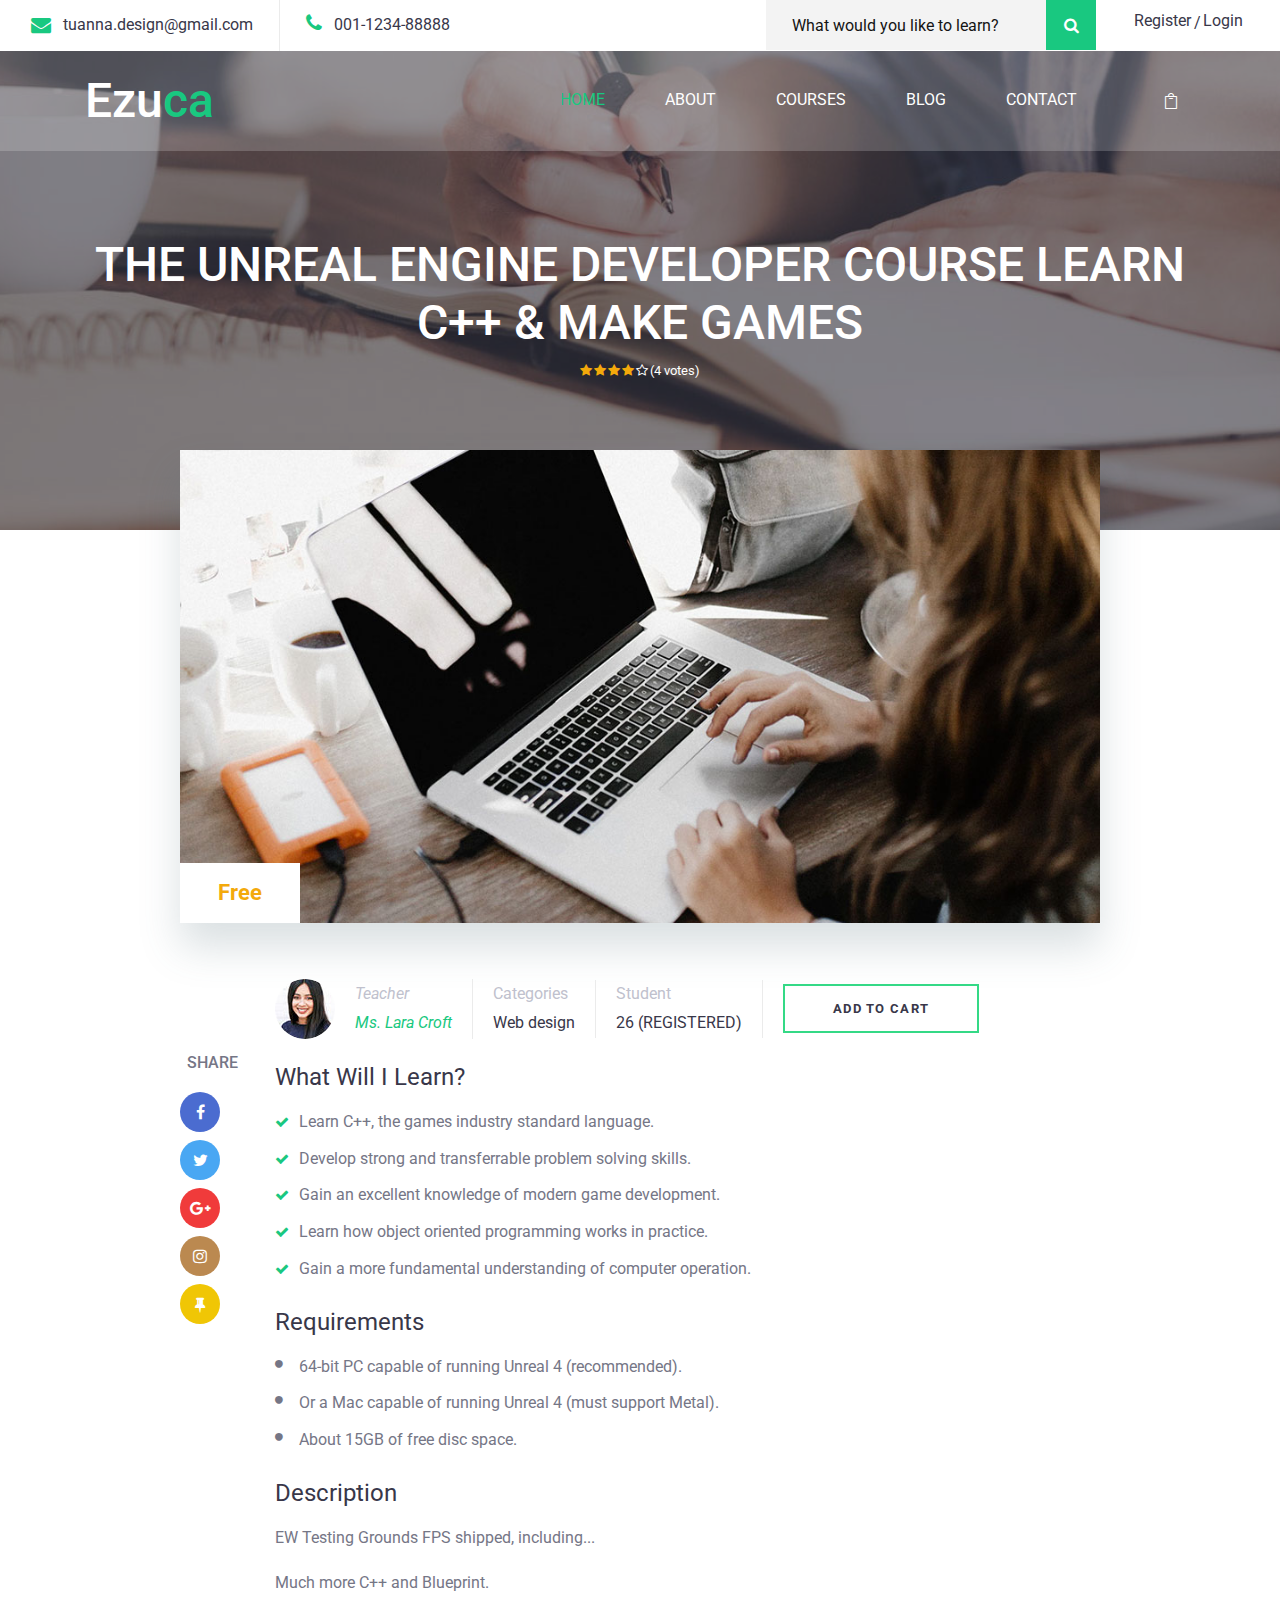
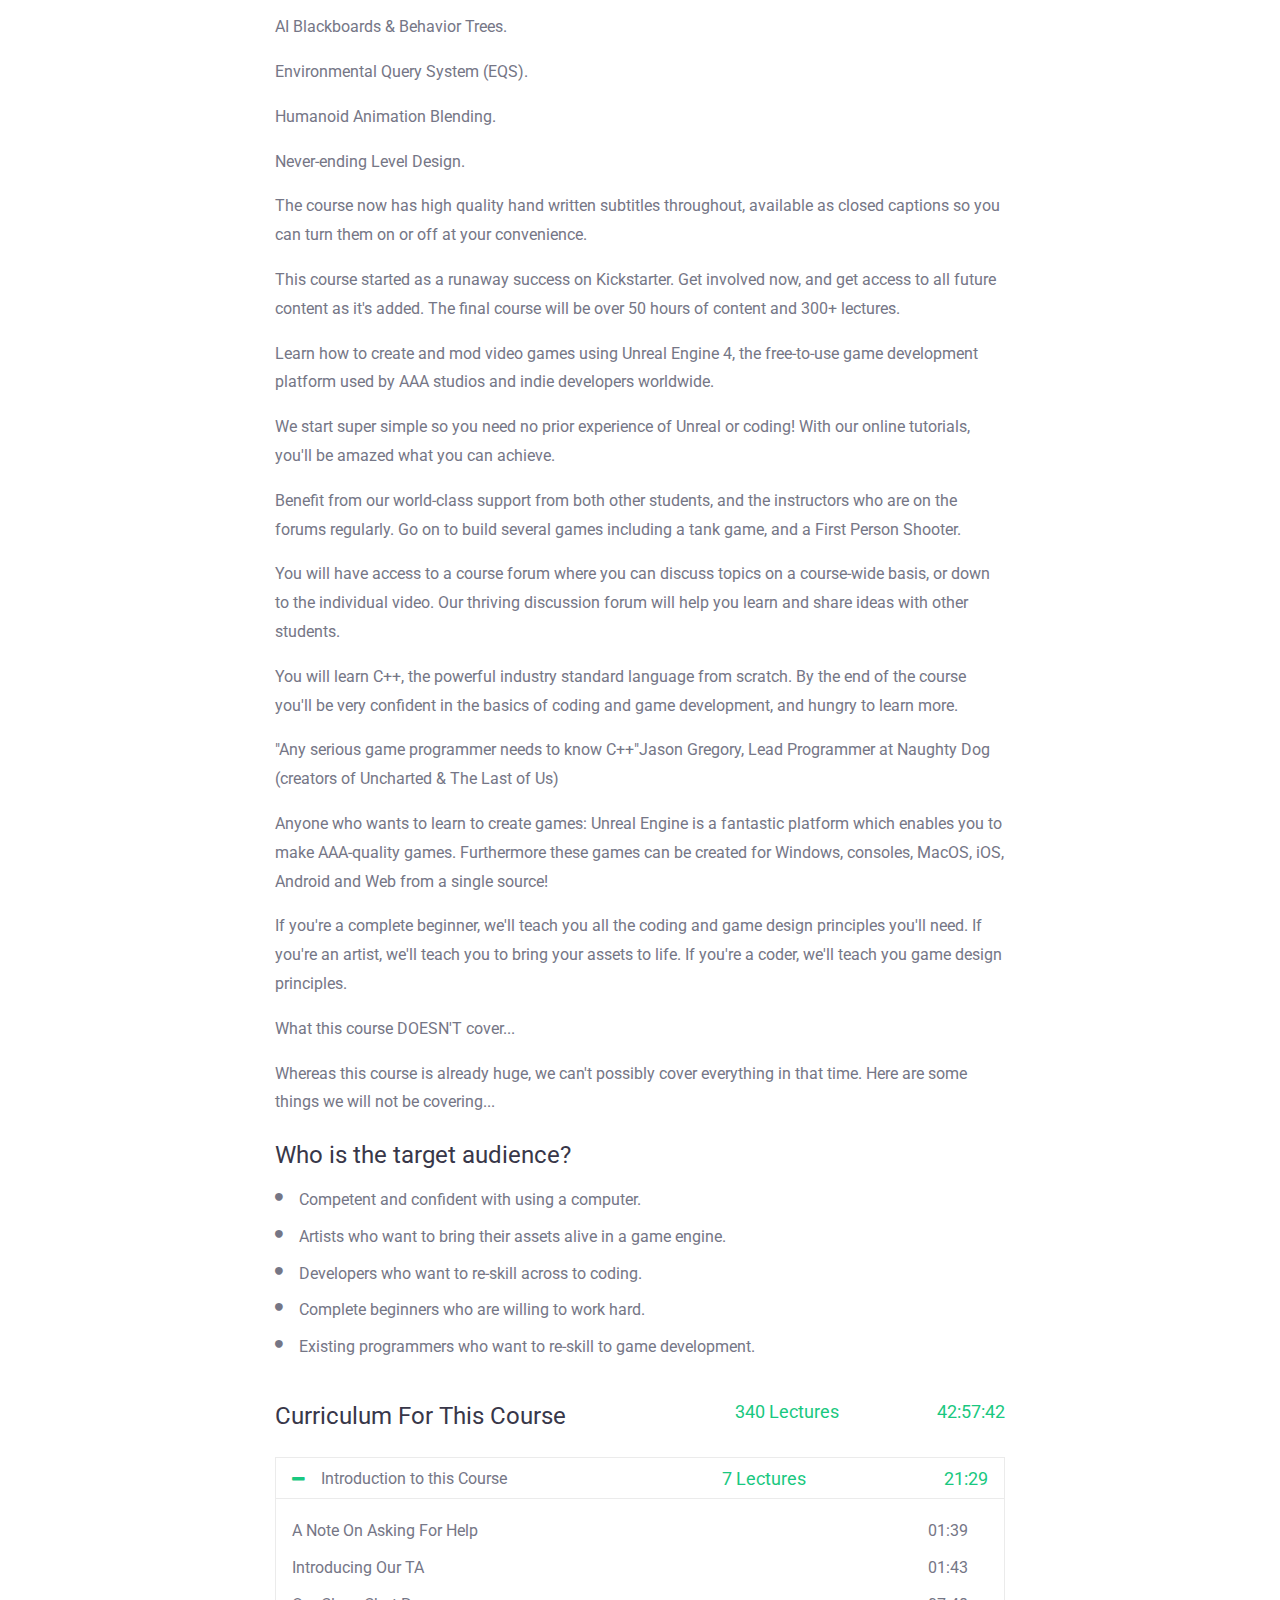
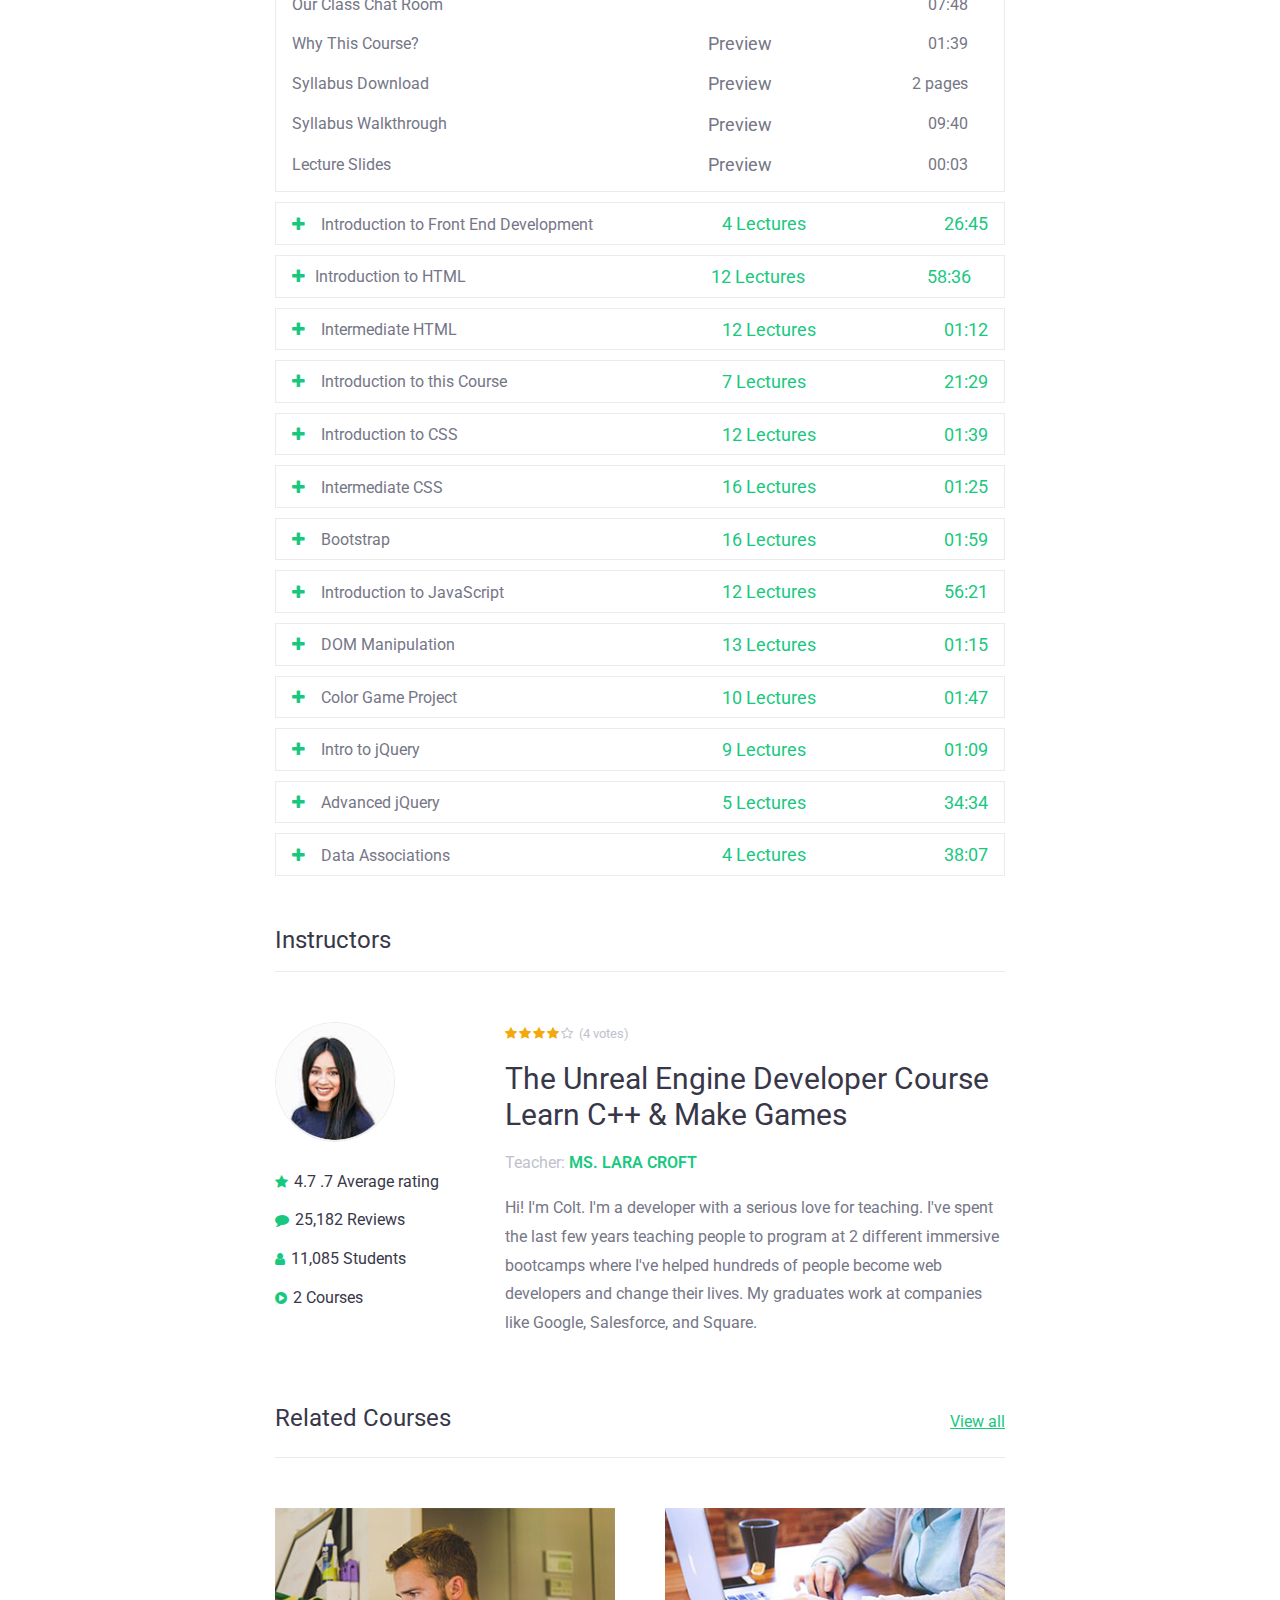
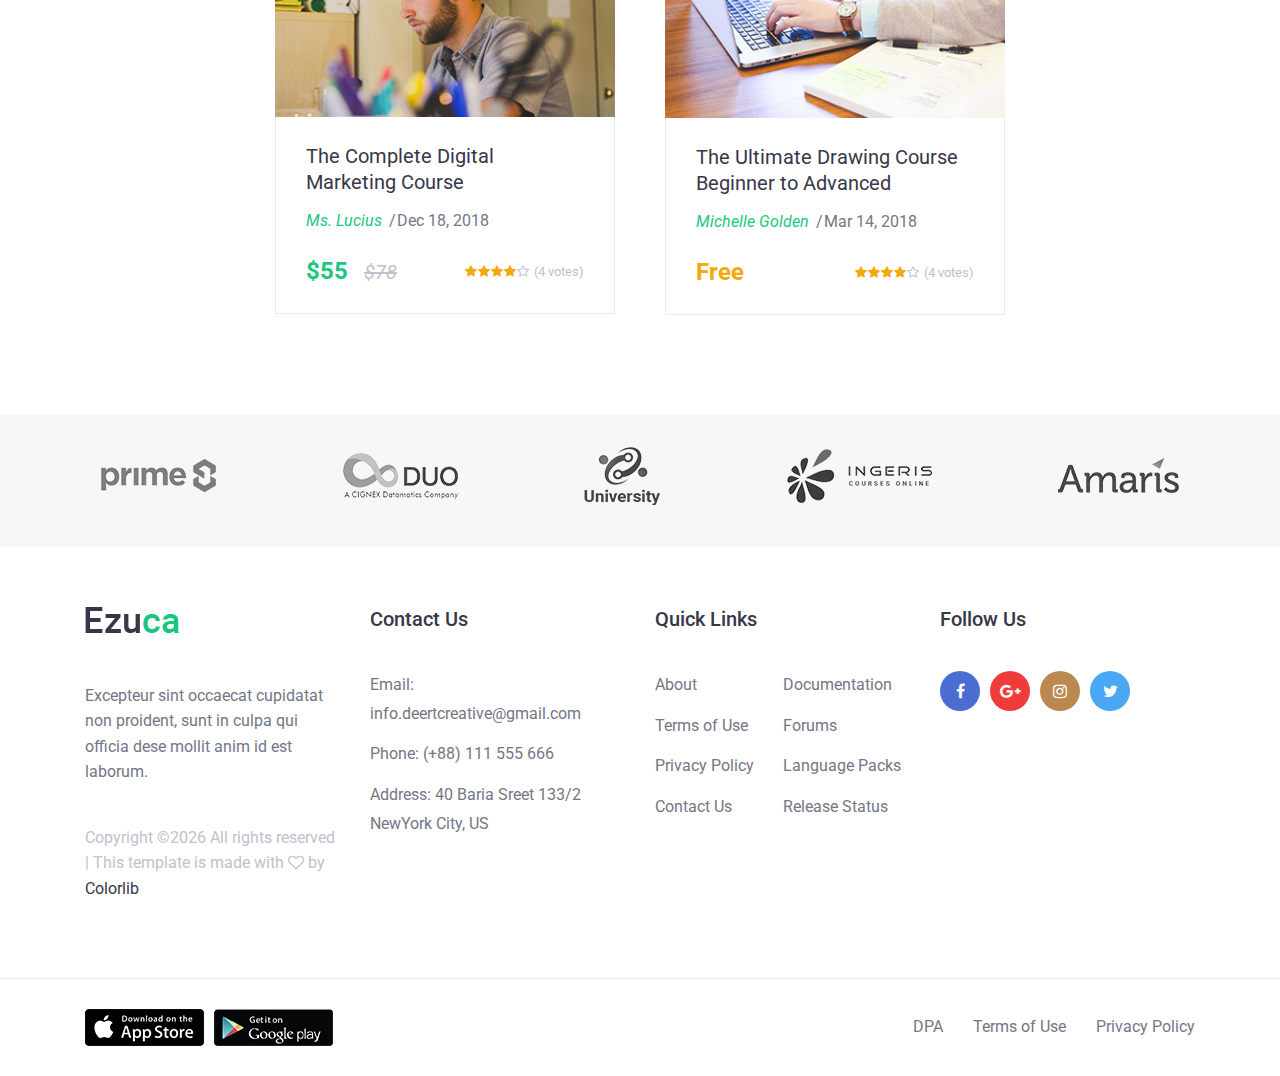
<file: single-courses.html>
<!DOCTYPE html>
<html lang="en">
<head>
    <title>Hello World</title>

    <!-- Required meta tags -->
    <meta charset="utf-8">
    <meta name="viewport" content="width=device-width, initial-scale=1, shrink-to-fit=no">

    <!-- Bootstrap CSS -->
    <link rel="stylesheet" href="css/bootstrap.min.css">

    <!-- FontAwesome CSS -->
    <link rel="stylesheet" href="css/font-awesome.min.css">

    <!-- ElegantFonts CSS -->
    <link rel="stylesheet" href="css/elegant-fonts.css">

    <!-- themify-icons CSS -->
    <link rel="stylesheet" href="css/themify-icons.css">

    <!-- Swiper CSS -->
    <link rel="stylesheet" href="css/swiper.min.css">

    <!-- Styles -->
    <link rel="stylesheet" href="style.css">
</head>
<body class="single-courses-page">
    <div class="page-header">
        <header class="site-header">
            <div class="top-header-bar">
                <div class="container-fluid">
                    <div class="row">
                        <div class="col-12 col-lg-6 d-none d-md-flex flex-wrap justify-content-center justify-content-lg-start mb-3 mb-lg-0">
                            <div class="header-bar-email d-flex align-items-center">
                                <i class="fa fa-envelope"></i><a href="#">tuanna.design@gmail.com</a>
                            </div><!-- .header-bar-email -->

                            <div class="header-bar-text lg-flex align-items-center">
                                <p><i class="fa fa-phone"></i>001-1234-88888 </p>
                            </div><!-- .header-bar-text -->
                        </div><!-- .col -->

                        <div class="col-12 col-lg-6 d-flex flex-wrap justify-content-center justify-content-lg-end align-items-center">
                            <div class="header-bar-search">
                                <form class="flex align-items-stretch">
                                    <input type="search" placeholder="What would you like to learn?">
                                    <button type="submit" value="" class="flex justify-content-center align-items-center"><i class="fa fa-search"></i></button>
                                </form>
                            </div><!-- .header-bar-search -->

                            <div class="header-bar-menu">
                                <ul class="flex justify-content-center align-items-center py-2 pt-md-0">
                                    <li><a href="#">Register</a></li>
                                    <li><a href="#">Login</a></li>
                                </ul>
                            </div><!-- .header-bar-menu -->
                        </div><!-- .col -->
                    </div><!-- .row -->
                </div><!-- .container-fluid -->
            </div><!-- .top-header-bar -->

            <div class="nav-bar">
                <div class="container">
                    <div class="row">
                        <div class="col-9 col-lg-3">
                            <div class="site-branding">
                                <h1 class="site-title"><a href="index.html" rel="home">Ezu<span>ca</span></a></h1>
                            </div><!-- .site-branding -->
                        </div><!-- .col -->

                        <div class="col-3 col-lg-9 flex justify-content-end align-content-center">
                            <nav class="site-navigation flex justify-content-end align-items-center">
                                <ul class="flex flex-column flex-lg-row justify-content-lg-end align-content-center">
                                    <li class="current-menu-item"><a href="index.html">Home</a></li>
                                    <li><a href="#">About</a></li>
                                    <li><a href="#">Courses</a></li>
                                    <li><a href="#">blog</a></li>
                                    <li><a href="#">Contact</a></li>
                                </ul>

                                <div class="hamburger-menu d-lg-none">
                                    <span></span>
                                    <span></span>
                                    <span></span>
                                    <span></span>
                                </div><!-- .hamburger-menu -->

                                <div class="header-bar-cart">
                                    <a href="#" class="flex justify-content-center align-items-center"><span aria-hidden="true" class="icon_bag_alt"></span></a>
                                </div><!-- .header-bar-search -->
                            </nav><!-- .site-navigation -->
                        </div><!-- .col -->
                    </div><!-- .row -->
                </div><!-- .container -->
            </div><!-- .nav-bar -->
        </header><!-- .site-header -->

        <div class="page-header-overlay">
            <div class="container">
                <div class="row">
                    <div class="col-12">
                        <header class="entry-header">
                            <h1 class="entry-title">The Unreal Engine Developer Course Learn C++ & Make Games</h1>

                            <div class="ratings flex justify-content-center align-items-center">
                                <i class="fa fa-star"></i>
                                <i class="fa fa-star"></i>
                                <i class="fa fa-star"></i>
                                <i class="fa fa-star"></i>
                                <i class="fa fa-star-o"></i>
                                <span>(4 votes)</span>
                            </div><!-- .ratings -->
                        </header><!-- .entry-header -->
                    </div><!-- .col -->
                </div><!-- .row -->
            </div><!-- .container -->
        </div><!-- .page-header-overlay -->
    </div><!-- .page-header -->

    <div class="container">
        <div class="row">
            <div class="col-12 offset-lg-1 col-lg-10">
                <div class="featured-image">
                    <img src="images/single-course-featured-img.jpg" alt="">

                    <div class="course-cost">Free</div>
                </div>
            </div><!-- .col -->
        </div><!-- .row -->

        <div class="row">
            <div class="col-12 offset-lg-1 col-lg-1">
                <div class="post-share">
                    <h3>share</h3>

                    <ul class="flex flex-wrap align-items-center p-0 m-0">
                        <li><a href="#"><i class="fa fa-facebook"></i></a></li>
                        <li><a href="#"><i class="fa fa-twitter"></i></a></li>
                        <li><a href="#"><i class="fa fa-google-plus"></i></a></li>
                        <li><a href="#"><i class="fa fa-instagram"></i></a></li>
                        <li><a href="#"><i class="fa fa-thumb-tack"></i></a></li>
                    </ul>
                </div><!-- .post-share -->
            </div><!-- .col -->

            <div class="col-12 col-lg-8">
                <div class="single-course-wrap">
                    <div class="course-info flex flex-wrap align-items-center">
                        <div class="course-author flex flex-wrap align-items-center mt-3">
                            <img src="images/course-author.jpg" alt="">

                            <div class="author-wrap">
                                <label class="m-0">Teacher</label>
                                <div class="author-name"><a href="#">Ms. Lara Croft</a></div>
                            </div><!-- .author-wrap -->
                        </div><!-- .course-author -->

                        <div class="course-cats mt-3">
                            <label class="m-0">Categories</label>
                            <div class="author-name"><a href="#">Web design</a></div>
                        </div><!-- .course-cats -->

                        <div class="course-students mt-3">
                            <label class="m-0">Student</label>
                            <div class="author-name"><a href="#">26 (REGISTERED)</a></div>
                        </div><!-- .course-students -->

                        <div class="buy-course mt-3">
                            <a class="btn" href="#">ADD to cart</a>
                        </div><!-- .buy-course -->
                    </div><!-- .course-info -->

                    <div class="single-course-cont-section">
                        <h2>What Will I Learn?</h2>

                        <ul class="p-0 m-0 green-ticked">
                            <li>Learn C++, the games industry standard language.</li>
                            <li>Develop strong and transferrable problem solving skills.</li>
                            <li>Gain an excellent knowledge of modern game development.</li>
                            <li>Learn how object oriented programming works in practice.</li>
                            <li>Gain a more fundamental understanding of computer operation.</li>
                        </ul>

                        <h2>Requirements</h2>

                        <ul class="p-0 m-0 black-doted">
                            <li>64-bit PC capable of running Unreal 4 (recommended).</li>
                            <li>Or a Mac capable of running Unreal 4 (must support Metal).</li>
                            <li>About 15GB of free disc space.</li>
                        </ul>

                        <h2>Description</h2>

                        <p>EW Testing Grounds FPS shipped, including...</p>
                        <p>Much more C++ and Blueprint.</p>
                        <p>AI Blackboards & Behavior Trees.</p>
                        <p>Environmental Query System (EQS).</p>
                        <p>Humanoid Animation Blending.</p>
                        <p>Never-ending Level Design.</p>
                        <p>The course now has high quality hand written subtitles throughout, available as closed captions so you can turn them on or off at your convenience.</p>
                        <p>This course started as a runaway success on Kickstarter. Get involved now, and get access to all future content as it's added. The final course will be over 50 hours of content and 300+ lectures.</p>
                        <p>Learn how to create and mod video games using Unreal Engine 4, the free-to-use game development platform used by AAA studios and indie developers worldwide.</p>
                        <p>We start super simple so you need no prior experience of Unreal or coding! With our online tutorials, you'll be amazed what you can achieve.</p>
                        <p>Benefit from our world-class support from both other students, and the instructors who are on the forums regularly. Go on to build several games including a tank game, and a First Person Shooter.</p>
                        <p>You will have access to a course forum where you can discuss topics on a course-wide basis, or down to the individual video. Our thriving discussion forum will help you learn and share ideas with other students.</p>
                        <p>You will learn C++, the powerful industry standard language from scratch. By the end of the course you'll be very confident in the basics of coding and game development, and hungry to learn more.</p>
                        <p>"Any serious game programmer needs to know C++"Jason Gregory, Lead Programmer at Naughty Dog (creators of Uncharted & The Last of Us)</p>
                        <p>Anyone who wants to learn to create games: Unreal Engine is a fantastic platform which enables you to make AAA-quality games. Furthermore these games can be created for Windows, consoles, MacOS, iOS, Android and Web from a single source!</p>
                        <p>If you're a complete beginner, we'll teach you all the coding and game design principles you'll need. If you're an artist, we'll teach you to bring your assets to life. If you're a coder, we'll teach you game design principles.</p>
                        <p>What this course DOESN'T cover...</p>
                        <p>Whereas this course is already huge, we can't possibly cover everything in that time. Here are some things we will not be covering...</p>

                        <h2>Who is the target audience?</h2>

                        <ul class="p-0 m-0 black-doted">
                            <li>Competent and confident with using a computer.</li>
                            <li>Artists who want to bring their assets alive in a game engine.</li>
                            <li>Developers who want to re-skill across to coding.</li>
                            <li>Complete beginners who are willing to work hard.</li>
                            <li>Existing programmers who want to re-skill to game development.</li>
                        </ul>
                    </div>

                    <div class="single-course-accordion-cont mt-3">
                        <header class="entry-header flex flex-wrap justify-content-between align-items-center">
                            <h2>Curriculum For This Course</h2>

                            <div class="number-of-lectures">340 Lectures</div>

                            <div class="total-lectures-time">42:57:42</div>
                        </header><!-- .entry-header -->

                        <div class="entry-contents">
                            <div class="accordion-wrap type-accordion">
                                <h3 class="entry-title flex flex-wrap justify-content-between align-items-lg-center active">
                                    <span class="arrow-r"><i class="fa fa-plus"></i><i class="fa fa-minus"></i></span>
                                    <span class="lecture-group-title">Introduction to this Course</span>
                                    <span class="number-of-lectures">7 Lectures</span>
                                    <span class="total-lectures-time">21:29</span>
                                </h3>

                                <div class="entry-content">
                                    <ul class="p-0 m-0">
                                        <li class="flex flex-column flex-lg-row align-items-lg-center"><span class="lecture-title">A Note On Asking For Help</span><span class="lectures-preview"></span><span class="lectures-time text-left text-lg-right">01:39</span></li>
                                        <li class="flex flex-column flex-lg-row align-items-lg-center"><span class="lecture-title">Introducing Our TA</span><span class="lectures-preview"></span><span class="lectures-time text-left text-lg-right">01:43</span></li>
                                        <li class="flex flex-column flex-lg-row align-items-lg-center"><span class="lecture-title">Our Class Chat Room</span><span class="lectures-preview"></span><span class="lectures-time text-left text-lg-right">07:48</span></li>
                                        <li class="flex flex-column flex-lg-row align-items-lg-center"><span class="lecture-title">Why This Course?</span><span class="lectures-preview">Preview</span><span class="lectures-time text-left text-lg-right">01:39</span></li>
                                        <li class="flex flex-column flex-lg-row align-items-lg-center"><span class="lecture-title">Syllabus Download</span><span class="lectures-preview">Preview</span><span class="lectures-time text-left text-lg-right">2 pages</span></li>
                                        <li class="flex flex-column flex-lg-row align-items-lg-center"><span class="lecture-title">Syllabus Walkthrough</span><span class="lectures-preview">Preview</span><span class="lectures-time text-left text-lg-right">09:40</span></li>
                                        <li class="flex flex-column flex-lg-row align-items-lg-center"><span class="lecture-title">Lecture Slides</span><span class="lectures-preview">Preview</span><span class="lectures-time text-left text-lg-right">00:03</span></li>
                                    </ul>
                                </div>

                                <h3 class="entry-title flex flex-wrap justify-content-between align-items-lg-center">
                                    <span class="arrow-r"><i class="fa fa-plus"></i><i class="fa fa-minus"></i></span>
                                    <span class="lecture-group-title">Introduction to Front End Development</span>
                                    <span class="number-of-lectures">4 Lectures</span>
                                    <span class="total-lectures-time">26:45</span>
                                </h3>

                                <div class="entry-content">
                                    <ul class="p-0 m-0">
                                        <li class="flex flex-column flex-lg-row align-items-lg-center"><span class="lecture-title">A Note On Asking For Help</span><span class="lectures-preview"></span><span class="lectures-time text-left text-lg-right">01:39</span></li>
                                        <li class="flex flex-column flex-lg-row align-items-lg-center"><span class="lecture-title">Introducing Our TA</span><span class="lectures-preview"></span><span class="lectures-time text-left text-lg-right">01:43</span></li>
                                        <li class="flex flex-column flex-lg-row align-items-lg-center"><span class="lecture-title">Our Class Chat Room</span><span class="lectures-preview"></span><span class="lectures-time text-left text-lg-right">07:48</span></li>
                                        <li class="flex flex-column flex-lg-row align-items-lg-center"><span class="lecture-title">Why This Course?</span><span class="lectures-preview">Preview</span><span class="lectures-time text-left text-lg-right">01:39</span></li>
                                        <li class="flex flex-column flex-lg-row align-items-lg-center"><span class="lecture-title">Syllabus Download</span><span class="lectures-preview">Preview</span><span class="lectures-time text-left text-lg-right">2 pages</span></li>
                                        <li class="flex flex-column flex-lg-row align-items-lg-center"><span class="lecture-title">Syllabus Walkthrough</span><span class="lectures-preview">Preview</span><span class="lectures-time text-left text-lg-right">09:40</span></li>
                                        <li class="flex flex-column flex-lg-row align-items-lg-center"><span class="lecture-title">Lecture Slides</span><span class="lectures-preview">Preview</span><span class="lectures-time text-left text-lg-right">00:03</span></li>
                                    </ul>
                                </div>

                                <h3 class="entry-title flex flex-wrap align-items-center">
                                    <span class="arrow-r"><i class="fa fa-plus"></i><i class="fa fa-minus"></i></span>
                                    <span class="lecture-group-title">Introduction to HTML	</span>
                                    <span class="number-of-lectures">12 Lectures</span>
                                    <span class="total-lectures-time">58:36</span>
                                </h3>

                                <div class="entry-content">
                                    <ul class="p-0 m-0">
                                        <li class="flex flex-column flex-lg-row align-items-lg-center"><span class="lecture-title">A Note On Asking For Help</span><span class="lectures-preview"></span><span class="lectures-time text-left text-lg-right">01:39</span></li>
                                        <li class="flex flex-column flex-lg-row align-items-lg-center"><span class="lecture-title">Introducing Our TA</span><span class="lectures-preview"></span><span class="lectures-time text-left text-lg-right">01:43</span></li>
                                        <li class="flex flex-column flex-lg-row align-items-lg-center"><span class="lecture-title">Our Class Chat Room</span><span class="lectures-preview"></span><span class="lectures-time text-left text-lg-right">07:48</span></li>
                                        <li class="flex flex-column flex-lg-row align-items-lg-center"><span class="lecture-title">Why This Course?</span><span class="lectures-preview">Preview</span><span class="lectures-time text-left text-lg-right">01:39</span></li>
                                        <li class="flex flex-column flex-lg-row align-items-lg-center"><span class="lecture-title">Syllabus Download</span><span class="lectures-preview">Preview</span><span class="lectures-time text-left text-lg-right">2 pages</span></li>
                                        <li class="flex flex-column flex-lg-row align-items-lg-center"><span class="lecture-title">Syllabus Walkthrough</span><span class="lectures-preview">Preview</span><span class="lectures-time text-left text-lg-right">09:40</span></li>
                                        <li class="flex flex-column flex-lg-row align-items-lg-center"><span class="lecture-title">Lecture Slides</span><span class="lectures-preview">Preview</span><span class="lectures-time text-left text-lg-right">00:03</span></li>
                                    </ul>
                                </div>

                                <h3 class="entry-title flex flex-wrap justify-content-between align-items-lg-center">
                                    <span class="arrow-r"><i class="fa fa-plus"></i><i class="fa fa-minus"></i></span>
                                    <span class="lecture-group-title">Intermediate HTML</span>
                                    <span class="number-of-lectures">12 Lectures</span>
                                    <span class="total-lectures-time">01:12</span>
                                </h3>

                                <div class="entry-content">
                                    <ul class="p-0 m-0">
                                        <li class="flex flex-column flex-lg-row align-items-lg-center"><span class="lecture-title">A Note On Asking For Help</span><span class="lectures-preview"></span><span class="lectures-time text-left text-lg-right">01:39</span></li>
                                        <li class="flex flex-column flex-lg-row align-items-lg-center"><span class="lecture-title">Introducing Our TA</span><span class="lectures-preview"></span><span class="lectures-time text-left text-lg-right">01:43</span></li>
                                        <li class="flex flex-column flex-lg-row align-items-lg-center"><span class="lecture-title">Our Class Chat Room</span><span class="lectures-preview"></span><span class="lectures-time text-left text-lg-right">07:48</span></li>
                                        <li class="flex flex-column flex-lg-row align-items-lg-center"><span class="lecture-title">Why This Course?</span><span class="lectures-preview">Preview</span><span class="lectures-time text-left text-lg-right">01:39</span></li>
                                        <li class="flex flex-column flex-lg-row align-items-lg-center"><span class="lecture-title">Syllabus Download</span><span class="lectures-preview">Preview</span><span class="lectures-time text-left text-lg-right">2 pages</span></li>
                                        <li class="flex flex-column flex-lg-row align-items-lg-center"><span class="lecture-title">Syllabus Walkthrough</span><span class="lectures-preview">Preview</span><span class="lectures-time text-left text-lg-right">09:40</span></li>
                                        <li class="flex flex-column flex-lg-row align-items-lg-center"><span class="lecture-title">Lecture Slides</span><span class="lectures-preview">Preview</span><span class="lectures-time text-left text-lg-right">00:03</span></li>
                                    </ul>
                                </div>

                                <h3 class="entry-title flex flex-wrap justify-content-between align-items-lg-center">
                                    <span class="arrow-r"><i class="fa fa-plus"></i><i class="fa fa-minus"></i></span>
                                    <span class="lecture-group-title">Introduction to this Course</span>
                                    <span class="number-of-lectures">7 Lectures</span>
                                    <span class="total-lectures-time">21:29</span>
                                </h3>

                                <div class="entry-content">
                                    <ul class="p-0 m-0">
                                        <li class="flex flex-column flex-lg-row align-items-lg-center"><span class="lecture-title">A Note On Asking For Help</span><span class="lectures-preview"></span><span class="lectures-time text-left text-lg-right">01:39</span></li>
                                        <li class="flex flex-column flex-lg-row align-items-lg-center"><span class="lecture-title">Introducing Our TA</span><span class="lectures-preview"></span><span class="lectures-time text-left text-lg-right">01:43</span></li>
                                        <li class="flex flex-column flex-lg-row align-items-lg-center"><span class="lecture-title">Our Class Chat Room</span><span class="lectures-preview"></span><span class="lectures-time text-left text-lg-right">07:48</span></li>
                                        <li class="flex flex-column flex-lg-row align-items-lg-center"><span class="lecture-title">Why This Course?</span><span class="lectures-preview">Preview</span><span class="lectures-time text-left text-lg-right">01:39</span></li>
                                        <li class="flex flex-column flex-lg-row align-items-lg-center"><span class="lecture-title">Syllabus Download</span><span class="lectures-preview">Preview</span><span class="lectures-time text-left text-lg-right">2 pages</span></li>
                                        <li class="flex flex-column flex-lg-row align-items-lg-center"><span class="lecture-title">Syllabus Walkthrough</span><span class="lectures-preview">Preview</span><span class="lectures-time text-left text-lg-right">09:40</span></li>
                                        <li class="flex flex-column flex-lg-row align-items-lg-center"><span class="lecture-title">Lecture Slides</span><span class="lectures-preview">Preview</span><span class="lectures-time text-left text-lg-right">00:03</span></li>
                                    </ul>
                                </div>

                                <h3 class="entry-title flex flex-wrap justify-content-between align-items-lg-center">
                                    <span class="arrow-r"><i class="fa fa-plus"></i><i class="fa fa-minus"></i></span>
                                    <span class="lecture-group-title">Introduction to CSS</span>
                                    <span class="number-of-lectures">12 Lectures</span>
                                    <span class="total-lectures-time">01:39</span>
                                </h3>

                                <div class="entry-content">
                                    <ul class="p-0 m-0">
                                        <li class="flex flex-column flex-lg-row align-items-lg-center"><span class="lecture-title">A Note On Asking For Help</span><span class="lectures-preview"></span><span class="lectures-time text-left text-lg-right">01:39</span></li>
                                        <li class="flex flex-column flex-lg-row align-items-lg-center"><span class="lecture-title">Introducing Our TA</span><span class="lectures-preview"></span><span class="lectures-time text-left text-lg-right">01:43</span></li>
                                        <li class="flex flex-column flex-lg-row align-items-lg-center"><span class="lecture-title">Our Class Chat Room</span><span class="lectures-preview"></span><span class="lectures-time text-left text-lg-right">07:48</span></li>
                                        <li class="flex flex-column flex-lg-row align-items-lg-center"><span class="lecture-title">Why This Course?</span><span class="lectures-preview">Preview</span><span class="lectures-time text-left text-lg-right">01:39</span></li>
                                        <li class="flex flex-column flex-lg-row align-items-lg-center"><span class="lecture-title">Syllabus Download</span><span class="lectures-preview">Preview</span><span class="lectures-time text-left text-lg-right">2 pages</span></li>
                                        <li class="flex flex-column flex-lg-row align-items-lg-center"><span class="lecture-title">Syllabus Walkthrough</span><span class="lectures-preview">Preview</span><span class="lectures-time text-left text-lg-right">09:40</span></li>
                                        <li class="flex flex-column flex-lg-row align-items-lg-center"><span class="lecture-title">Lecture Slides</span><span class="lectures-preview">Preview</span><span class="lectures-time text-left text-lg-right">00:03</span></li>
                                    </ul>
                                </div>

                                <h3 class="entry-title flex flex-wrap justify-content-between align-items-lg-center">
                                    <span class="arrow-r"><i class="fa fa-plus"></i><i class="fa fa-minus"></i></span>
                                    <span class="lecture-group-title">Intermediate CSS</span>
                                    <span class="number-of-lectures">16 Lectures</span>
                                    <span class="total-lectures-time">01:25</span>
                                </h3>

                                <div class="entry-content">
                                    <ul class="p-0 m-0">
                                        <li class="flex flex-column flex-lg-row align-items-lg-center"><span class="lecture-title">A Note On Asking For Help</span><span class="lectures-preview"></span><span class="lectures-time text-left text-lg-right">01:39</span></li>
                                        <li class="flex flex-column flex-lg-row align-items-lg-center"><span class="lecture-title">Introducing Our TA</span><span class="lectures-preview"></span><span class="lectures-time text-left text-lg-right">01:43</span></li>
                                        <li class="flex flex-column flex-lg-row align-items-lg-center"><span class="lecture-title">Our Class Chat Room</span><span class="lectures-preview"></span><span class="lectures-time text-left text-lg-right">07:48</span></li>
                                        <li class="flex flex-column flex-lg-row align-items-lg-center"><span class="lecture-title">Why This Course?</span><span class="lectures-preview">Preview</span><span class="lectures-time text-left text-lg-right">01:39</span></li>
                                        <li class="flex flex-column flex-lg-row align-items-lg-center"><span class="lecture-title">Syllabus Download</span><span class="lectures-preview">Preview</span><span class="lectures-time text-left text-lg-right">2 pages</span></li>
                                        <li class="flex flex-column flex-lg-row align-items-lg-center"><span class="lecture-title">Syllabus Walkthrough</span><span class="lectures-preview">Preview</span><span class="lectures-time text-left text-lg-right">09:40</span></li>
                                        <li class="flex flex-column flex-lg-row align-items-lg-center"><span class="lecture-title">Lecture Slides</span><span class="lectures-preview">Preview</span><span class="lectures-time text-left text-lg-right">00:03</span></li>
                                    </ul>
                                </div>

                                <h3 class="entry-title flex flex-wrap justify-content-between align-items-lg-center">
                                    <span class="arrow-r"><i class="fa fa-plus"></i><i class="fa fa-minus"></i></span>
                                    <span class="lecture-group-title">Bootstrap</span>
                                    <span class="number-of-lectures">16 Lectures</span>
                                    <span class="total-lectures-time">01:59</span>
                                </h3>

                                <div class="entry-content">
                                    <ul class="p-0 m-0">
                                        <li class="flex flex-column flex-lg-row align-items-lg-center"><span class="lecture-title">A Note On Asking For Help</span><span class="lectures-preview"></span><span class="lectures-time text-left text-lg-right">01:39</span></li>
                                        <li class="flex flex-column flex-lg-row align-items-lg-center"><span class="lecture-title">Introducing Our TA</span><span class="lectures-preview"></span><span class="lectures-time text-left text-lg-right">01:43</span></li>
                                        <li class="flex flex-column flex-lg-row align-items-lg-center"><span class="lecture-title">Our Class Chat Room</span><span class="lectures-preview"></span><span class="lectures-time text-left text-lg-right">07:48</span></li>
                                        <li class="flex flex-column flex-lg-row align-items-lg-center"><span class="lecture-title">Why This Course?</span><span class="lectures-preview">Preview</span><span class="lectures-time text-left text-lg-right">01:39</span></li>
                                        <li class="flex flex-column flex-lg-row align-items-lg-center"><span class="lecture-title">Syllabus Download</span><span class="lectures-preview">Preview</span><span class="lectures-time text-left text-lg-right">2 pages</span></li>
                                        <li class="flex flex-column flex-lg-row align-items-lg-center"><span class="lecture-title">Syllabus Walkthrough</span><span class="lectures-preview">Preview</span><span class="lectures-time text-left text-lg-right">09:40</span></li>
                                        <li class="flex flex-column flex-lg-row align-items-lg-center"><span class="lecture-title">Lecture Slides</span><span class="lectures-preview">Preview</span><span class="lectures-time text-left text-lg-right">00:03</span></li>
                                    </ul>
                                </div>

                                <h3 class="entry-title flex flex-wrap justify-content-between align-items-lg-center">
                                    <span class="arrow-r"><i class="fa fa-plus"></i><i class="fa fa-minus"></i></span>
                                    <span class="lecture-group-title">Introduction to JavaScript</span>
                                    <span class="number-of-lectures">12 Lectures</span>
                                    <span class="total-lectures-time">56:21</span>
                                </h3>

                                <div class="entry-content">
                                    <ul class="p-0 m-0">
                                        <li class="flex flex-column flex-lg-row align-items-lg-center"><span class="lecture-title">A Note On Asking For Help</span><span class="lectures-preview"></span><span class="lectures-time text-left text-lg-right">01:39</span></li>
                                        <li class="flex flex-column flex-lg-row align-items-lg-center"><span class="lecture-title">Introducing Our TA</span><span class="lectures-preview"></span><span class="lectures-time text-left text-lg-right">01:43</span></li>
                                        <li class="flex flex-column flex-lg-row align-items-lg-center"><span class="lecture-title">Our Class Chat Room</span><span class="lectures-preview"></span><span class="lectures-time text-left text-lg-right">07:48</span></li>
                                        <li class="flex flex-column flex-lg-row align-items-lg-center"><span class="lecture-title">Why This Course?</span><span class="lectures-preview">Preview</span><span class="lectures-time text-left text-lg-right">01:39</span></li>
                                        <li class="flex flex-column flex-lg-row align-items-lg-center"><span class="lecture-title">Syllabus Download</span><span class="lectures-preview">Preview</span><span class="lectures-time text-left text-lg-right">2 pages</span></li>
                                        <li class="flex flex-column flex-lg-row align-items-lg-center"><span class="lecture-title">Syllabus Walkthrough</span><span class="lectures-preview">Preview</span><span class="lectures-time text-left text-lg-right">09:40</span></li>
                                        <li class="flex flex-column flex-lg-row align-items-lg-center"><span class="lecture-title">Lecture Slides</span><span class="lectures-preview">Preview</span><span class="lectures-time text-left text-lg-right">00:03</span></li>
                                    </ul>
                                </div>

                                <h3 class="entry-title flex flex-wrap justify-content-between align-items-lg-center">
                                    <span class="arrow-r"><i class="fa fa-plus"></i><i class="fa fa-minus"></i></span>
                                    <span class="lecture-group-title">DOM Manipulation</span>
                                    <span class="number-of-lectures">13 Lectures</span>
                                    <span class="total-lectures-time">01:15</span>
                                </h3>

                                <div class="entry-content">
                                    <ul class="p-0 m-0">
                                        <li class="flex flex-column flex-lg-row align-items-lg-center"><span class="lecture-title">A Note On Asking For Help</span><span class="lectures-preview"></span><span class="lectures-time text-left text-lg-right">01:39</span></li>
                                        <li class="flex flex-column flex-lg-row align-items-lg-center"><span class="lecture-title">Introducing Our TA</span><span class="lectures-preview"></span><span class="lectures-time text-left text-lg-right">01:43</span></li>
                                        <li class="flex flex-column flex-lg-row align-items-lg-center"><span class="lecture-title">Our Class Chat Room</span><span class="lectures-preview"></span><span class="lectures-time text-left text-lg-right">07:48</span></li>
                                        <li class="flex flex-column flex-lg-row align-items-lg-center"><span class="lecture-title">Why This Course?</span><span class="lectures-preview">Preview</span><span class="lectures-time text-left text-lg-right">01:39</span></li>
                                        <li class="flex flex-column flex-lg-row align-items-lg-center"><span class="lecture-title">Syllabus Download</span><span class="lectures-preview">Preview</span><span class="lectures-time text-left text-lg-right">2 pages</span></li>
                                        <li class="flex flex-column flex-lg-row align-items-lg-center"><span class="lecture-title">Syllabus Walkthrough</span><span class="lectures-preview">Preview</span><span class="lectures-time text-left text-lg-right">09:40</span></li>
                                        <li class="flex flex-column flex-lg-row align-items-lg-center"><span class="lecture-title">Lecture Slides</span><span class="lectures-preview">Preview</span><span class="lectures-time text-left text-lg-right">00:03</span></li>
                                    </ul>
                                </div>

                                <h3 class="entry-title flex flex-wrap justify-content-between align-items-lg-center">
                                    <span class="arrow-r"><i class="fa fa-plus"></i><i class="fa fa-minus"></i></span>
                                    <span class="lecture-group-title">Color Game Project</span>
                                    <span class="number-of-lectures">10 Lectures</span>
                                    <span class="total-lectures-time">01:47</span>
                                </h3>

                                <div class="entry-content">
                                    <ul class="p-0 m-0">
                                        <li class="flex flex-column flex-lg-row align-items-lg-center"><span class="lecture-title">A Note On Asking For Help</span><span class="lectures-preview"></span><span class="lectures-time text-left text-lg-right">01:39</span></li>
                                        <li class="flex flex-column flex-lg-row align-items-lg-center"><span class="lecture-title">Introducing Our TA</span><span class="lectures-preview"></span><span class="lectures-time text-left text-lg-right">01:43</span></li>
                                        <li class="flex flex-column flex-lg-row align-items-lg-center"><span class="lecture-title">Our Class Chat Room</span><span class="lectures-preview"></span><span class="lectures-time text-left text-lg-right">07:48</span></li>
                                        <li class="flex flex-column flex-lg-row align-items-lg-center"><span class="lecture-title">Why This Course?</span><span class="lectures-preview">Preview</span><span class="lectures-time text-left text-lg-right">01:39</span></li>
                                        <li class="flex flex-column flex-lg-row align-items-lg-center"><span class="lecture-title">Syllabus Download</span><span class="lectures-preview">Preview</span><span class="lectures-time text-left text-lg-right">2 pages</span></li>
                                        <li class="flex flex-column flex-lg-row align-items-lg-center"><span class="lecture-title">Syllabus Walkthrough</span><span class="lectures-preview">Preview</span><span class="lectures-time text-left text-lg-right">09:40</span></li>
                                        <li class="flex flex-column flex-lg-row align-items-lg-center"><span class="lecture-title">Lecture Slides</span><span class="lectures-preview">Preview</span><span class="lectures-time text-left text-lg-right">00:03</span></li>
                                    </ul>
                                </div>

                                <h3 class="entry-title flex flex-wrap justify-content-between align-items-lg-center">
                                    <span class="arrow-r"><i class="fa fa-plus"></i><i class="fa fa-minus"></i></span>
                                    <span class="lecture-group-title">Intro to jQuery</span>
                                    <span class="number-of-lectures">9 Lectures</span>
                                    <span class="total-lectures-time">01:09</span>
                                </h3>

                                <div class="entry-content">
                                    <ul class="p-0 m-0">
                                        <li class="flex flex-column flex-lg-row align-items-lg-center"><span class="lecture-title">A Note On Asking For Help</span><span class="lectures-preview"></span><span class="lectures-time text-left text-lg-right">01:39</span></li>
                                        <li class="flex flex-column flex-lg-row align-items-lg-center"><span class="lecture-title">Introducing Our TA</span><span class="lectures-preview"></span><span class="lectures-time text-left text-lg-right">01:43</span></li>
                                        <li class="flex flex-column flex-lg-row align-items-lg-center"><span class="lecture-title">Our Class Chat Room</span><span class="lectures-preview"></span><span class="lectures-time text-left text-lg-right">07:48</span></li>
                                        <li class="flex flex-column flex-lg-row align-items-lg-center"><span class="lecture-title">Why This Course?</span><span class="lectures-preview">Preview</span><span class="lectures-time text-left text-lg-right">01:39</span></li>
                                        <li class="flex flex-column flex-lg-row align-items-lg-center"><span class="lecture-title">Syllabus Download</span><span class="lectures-preview">Preview</span><span class="lectures-time text-left text-lg-right">2 pages</span></li>
                                        <li class="flex flex-column flex-lg-row align-items-lg-center"><span class="lecture-title">Syllabus Walkthrough</span><span class="lectures-preview">Preview</span><span class="lectures-time text-left text-lg-right">09:40</span></li>
                                        <li class="flex flex-column flex-lg-row align-items-lg-center"><span class="lecture-title">Lecture Slides</span><span class="lectures-preview">Preview</span><span class="lectures-time text-left text-lg-right">00:03</span></li>
                                    </ul>
                                </div>

                                <h3 class="entry-title flex flex-wrap justify-content-between align-items-lg-center">
                                    <span class="arrow-r"><i class="fa fa-plus"></i><i class="fa fa-minus"></i></span>
                                    <span class="lecture-group-title">Advanced jQuery</span>
                                    <span class="number-of-lectures">5 Lectures</span>
                                    <span class="total-lectures-time">34:34</span>
                                </h3>

                                <div class="entry-content">
                                    <ul class="p-0 m-0">
                                        <li class="flex flex-column flex-lg-row align-items-lg-center"><span class="lecture-title">A Note On Asking For Help</span><span class="lectures-preview"></span><span class="lectures-time text-left text-lg-right">01:39</span></li>
                                        <li class="flex flex-column flex-lg-row align-items-lg-center"><span class="lecture-title">Introducing Our TA</span><span class="lectures-preview"></span><span class="lectures-time text-left text-lg-right">01:43</span></li>
                                        <li class="flex flex-column flex-lg-row align-items-lg-center"><span class="lecture-title">Our Class Chat Room</span><span class="lectures-preview"></span><span class="lectures-time text-left text-lg-right">07:48</span></li>
                                        <li class="flex flex-column flex-lg-row align-items-lg-center"><span class="lecture-title">Why This Course?</span><span class="lectures-preview">Preview</span><span class="lectures-time text-left text-lg-right">01:39</span></li>
                                        <li class="flex flex-column flex-lg-row align-items-lg-center"><span class="lecture-title">Syllabus Download</span><span class="lectures-preview">Preview</span><span class="lectures-time text-left text-lg-right">2 pages</span></li>
                                        <li class="flex flex-column flex-lg-row align-items-lg-center"><span class="lecture-title">Syllabus Walkthrough</span><span class="lectures-preview">Preview</span><span class="lectures-time text-left text-lg-right">09:40</span></li>
                                        <li class="flex flex-column flex-lg-row align-items-lg-center"><span class="lecture-title">Lecture Slides</span><span class="lectures-preview">Preview</span><span class="lectures-time text-left text-lg-right">00:03</span></li>
                                    </ul>
                                </div>

                                <h3 class="entry-title flex flex-wrap justify-content-between align-items-lg-center">
                                    <span class="arrow-r"><i class="fa fa-plus"></i><i class="fa fa-minus"></i></span>
                                    <span class="lecture-group-title">Data Associations</span>
                                    <span class="number-of-lectures">4 Lectures</span>
                                    <span class="total-lectures-time">38:07</span>
                                </h3>

                                <div class="entry-content">
                                    <ul class="p-0 m-0">
                                        <li class="flex flex-column flex-lg-row align-items-lg-center"><span class="lecture-title">A Note On Asking For Help</span><span class="lectures-preview"></span><span class="lectures-time text-left text-lg-right">01:39</span></li>
                                        <li class="flex flex-column flex-lg-row align-items-lg-center"><span class="lecture-title">Introducing Our TA</span><span class="lectures-preview"></span><span class="lectures-time text-left text-lg-right">01:43</span></li>
                                        <li class="flex flex-column flex-lg-row align-items-lg-center"><span class="lecture-title">Our Class Chat Room</span><span class="lectures-preview"></span><span class="lectures-time text-left text-lg-right">07:48</span></li>
                                        <li class="flex flex-column flex-lg-row align-items-lg-center"><span class="lecture-title">Why This Course?</span><span class="lectures-preview">Preview</span><span class="lectures-time text-left text-lg-right">01:39</span></li>
                                        <li class="flex flex-column flex-lg-row align-items-lg-center"><span class="lecture-title">Syllabus Download</span><span class="lectures-preview">Preview</span><span class="lectures-time text-left text-lg-right">2 pages</span></li>
                                        <li class="flex flex-column flex-lg-row align-items-lg-center"><span class="lecture-title">Syllabus Walkthrough</span><span class="lectures-preview">Preview</span><span class="lectures-time text-left text-lg-right">09:40</span></li>
                                        <li class="flex flex-column flex-lg-row align-items-lg-center"><span class="lecture-title">Lecture Slides</span><span class="lectures-preview">Preview</span><span class="lectures-time text-left text-lg-right">00:03</span></li>
                                    </ul>
                                </div>
                            </div>
                        </div><!-- .entry-contents -->
                    </div><!-- .single-course-accordion-cont  -->

                    <div class="instructors-info">
                        <header class="entry-heading">
                            <h2 class="entry-title">Instructors</h2>
                        </header><!-- .entry-heading -->

                        <div class="instructor-short-info flex flex-wrap">
                            <div class="instructors-stats">
                                <img src="images/instructor.jpg" alt="">

                                <ul class="p-0 m-0 mt-3">
                                   <li><i class="fa fa-star"></i> 4.7 .7 Average rating</li>
                                    <li><i class="fa fa-comment"></i> 25,182 Reviews</li>
                                    <li><i class="fa fa-user"></i> 11,085 Students</li>
                                    <li><i class="fa fa-play-circle"></i> 2 Courses</li>
                                </ul>
                            </div><!-- .instructors-stats -->

                            <div class="instructors-details">
                                <div class="ratings flex align-items-center">
                                    <i class="fa fa-star"></i>
                                    <i class="fa fa-star"></i>
                                    <i class="fa fa-star"></i>
                                    <i class="fa fa-star"></i>
                                    <i class="fa fa-star-o"></i>
                                    <span> (4 votes)</span>
                                </div><!-- .ratings -->

                                <h2 class="entry-title mt-3">The Unreal Engine Developer Course Learn C++ & Make Games</h2>

                                <div class="course-teacher mt-3">
                                    Teacher: <a href="#">Ms. Lara Croft</a>
                                </div><!-- .course-teacher -->

                                <div class="entry-content mt-3">
                                    <p>Hi! I'm Colt. I'm a developer with a serious love for teaching. I've spent the last few years teaching people to program at 2 different immersive bootcamps where I've helped hundreds of people become web developers and change their lives. My graduates work at companies like Google, Salesforce, and Square.</p>
                                </div><!-- .entry-content -->
                            </div><!-- .instructors-details -->
                        </div><!-- .instructor-short-info -->
                    </div><!-- .instructors-info -->

                    <div class="related-courses">
                        <header class="entry-heading flex flex-wrap justify-content-between align-items-center">
                            <h2 class="entry-title">Related Courses</h2>

                            <a href="#">View all</a>
                        </header><!-- .entry-heading -->

                        <div class="row mx-m-25">
                            <div class="col-12 col-lg-6 px-25">
                                <div class="course-content">
                                    <figure class="course-thumbnail">
                                        <a href="#"><img src="images/3.jpg" alt=""></a>
                                    </figure><!-- .course-thumbnail -->

                                    <div class="course-content-wrap">
                                        <header class="entry-header">
                                            <h2 class="entry-title"><a href="#">The Complete Digital Marketing Course</a></h2>

                                            <div class="entry-meta flex flex-wrap align-items-center">
                                                <div class="course-author"><a href="#">Ms. Lucius</a></div>

                                                <div class="course-date">Dec 18, 2018</div>
                                            </div><!-- .course-date -->
                                        </header><!-- .entry-header -->

                                        <footer class="entry-footer flex flex-wrap justify-content-between align-items-center">
                                            <div class="course-cost">
                                                $55 <span class="price-drop">$78</span>
                                            </div><!-- .course-cost -->

                                            <div class="course-ratings flex justify-content-end align-items-center">
                                                <span class="fa fa-star checked"></span>
                                                <span class="fa fa-star checked"></span>
                                                <span class="fa fa-star checked"></span>
                                                <span class="fa fa-star checked"></span>
                                                <span class="fa fa-star-o"></span>

                                                <span class="course-ratings-count">(4 votes)</span>
                                            </div><!-- .course-ratings -->
                                        </footer><!-- .entry-footer -->
                                    </div><!-- .course-content-wrap -->
                                </div><!-- .course-content -->
                            </div><!-- .col -->

                            <div class="col-12 col-lg-6 px-25">
                                <div class="course-content">
                                    <figure class="course-thumbnail">
                                        <a href="#"><img src="images/2.jpg" alt=""></a>
                                    </figure><!-- .course-thumbnail -->

                                    <div class="course-content-wrap">
                                        <header class="entry-header">
                                            <h2 class="entry-title"><a href="#">The Ultimate Drawing Course Beginner to Advanced</a></h2>

                                            <div class="entry-meta flex flex-wrap align-items-center">
                                                <div class="course-author"><a href="#">Michelle Golden</a></div>

                                                <div class="course-date">Mar 14, 2018</div>
                                            </div><!-- .course-date -->
                                        </header><!-- .entry-header -->

                                        <footer class="entry-footer flex flex-wrap justify-content-between align-items-center">
                                            <div class="course-cost">
                                                <span class="free-cost">Free</span>
                                            </div><!-- .price-drop -->

                                            <div class="course-ratings flex justify-content-end align-items-center">
                                                <span class="fa fa-star checked"></span>
                                                <span class="fa fa-star checked"></span>
                                                <span class="fa fa-star checked"></span>
                                                <span class="fa fa-star checked"></span>
                                                <span class="fa fa-star-o"></span>

                                                <span class="course-ratings-count">(4 votes)</span>
                                            </div><!-- .course-ratings -->
                                        </footer><!-- .entry-footer -->
                                    </div><!-- .course-content-wrap -->
                                </div><!-- .course-content -->
                            </div><!-- .col -->
                        </div><!-- .row -->
                    </div><!-- .related-course -->
                </div><!-- .single-course-wrap -->
            </div><!-- .col -->
        </div><!-- .row -->
    </div><!-- .container -->

    <div class="clients-logo">
        <div class="container">
            <div class="row">
                <div class="col-12 flex flex-wrap justify-content-center justify-content-lg-between align-items-center">
                    <div class="logo-wrap">
                        <img src="images/logo-1.png" alt="">
                    </div><!-- .logo-wrap -->

                    <div class="logo-wrap">
                        <img src="images/logo-2.png" alt="">
                    </div><!-- .logo-wrap -->

                    <div class="logo-wrap">
                        <img src="images/logo-3.png" alt="">
                    </div><!-- .logo-wrap -->

                    <div class="logo-wrap">
                        <img src="images/logo-4.png" alt="">
                    </div><!-- .logo-wrap -->

                    <div class="logo-wrap">
                        <img src="images/logo-5.png" alt="">
                    </div><!-- .logo-wrap -->
                </div><!-- .col -->
            </div><!-- .row -->
        </div><!-- .container -->
    </div><!-- .clients-logo -->

    <footer class="site-footer">
        <div class="footer-widgets">
            <div class="container">
                <div class="row">
                    <div class="col-12 col-md-6 col-lg-3">
                        <div class="foot-about">
                            <a class="foot-logo" href="#"><img src="images/foot-logo.png" alt=""></a>

                            <p>Excepteur sint occaecat cupidatat non proident, sunt in culpa qui officia dese mollit anim id est laborum. </p>

                            <p class="footer-copyright"><!-- Link back to Colorlib can't be removed. Template is licensed under CC BY 3.0. -->
Copyright &copy;<script>document.write(new Date().getFullYear());</script> All rights reserved | This template is made with <i class="fa fa-heart-o" aria-hidden="true"></i> by <a href="https://colorlib.com" target="_blank">Colorlib</a>
<!-- Link back to Colorlib can't be removed. Template is licensed under CC BY 3.0. --></p>
                        </div><!-- .foot-about -->
                    </div><!-- .col -->

                    <div class="col-12 col-md-6 col-lg-3 mt-5 mt-md-0">
                        <div class="foot-contact">
                            <h2>Contact Us</h2>

                            <ul>
                                <li>Email: info.deertcreative@gmail.com</li>
                                <li>Phone: (+88) 111 555 666</li>
                                <li>Address: 40 Baria Sreet 133/2 NewYork City, US</li>
                            </ul>
                        </div><!-- .foot-contact -->
                    </div><!-- .col -->

                    <div class="col-12 col-md-6 col-lg-3 mt-5 mt-lg-0">
                        <div class="quick-links flex flex-wrap">
                            <h2 class="w-100">Quick Links</h2>

                            <ul class="w-50">
                                <li><a href="#">About </a></li>
                                <li><a href="#">Terms of Use </a></li>
                                <li><a href="#">Privacy Policy </a></li>
                                <li><a href="#">Contact Us</a></li>
                            </ul>

                            <ul class="w-50">
                                <li><a href="#">Documentation</a></li>
                                <li><a href="#">Forums</a></li>
                                <li><a href="#">Language Packs</a></li>
                                <li><a href="#">Release Status</a></li>
                            </ul>
                        </div><!-- .quick-links -->
                    </div><!-- .col -->

                    <div class="col-12 col-md-6 col-lg-3 mt-5 mt-lg-0">
                        <div class="follow-us">
                            <h2>Follow Us</h2>

                            <ul class="follow-us flex flex-wrap align-items-center">
                                <li><a href="#"><i class="fa fa-facebook"></i></a></li>
                                <li><a href="#"><i class="fa fa-google-plus"></i></a></li>
                                <li><a href="#"><i class="fa fa-instagram"></i></a></li>
                                <li><a href="#"><i class="fa fa-twitter"></i></a></li>
                            </ul>
                        </div><!-- .quick-links -->
                    </div><!-- .col -->
                </div><!-- .row -->
            </div><!-- .container -->
        </div><!-- .footer-widgets -->

        <div class="footer-bar">
            <div class="container">
                <div class="row flex-wrap justify-content-center justify-content-lg-between align-items-center">
                    <div class="col-12 col-lg-6">
                        <div class="download-apps flex flex-wrap justify-content-center justify-content-lg-start align-items-center">
                            <a href="#"><img src="images/app-store.png" alt=""></a>
                            <a href="#"><img src="images/play-store.png" alt=""></a>
                        </div><!-- .download-apps -->

                    </div>

                    <div class="col-12 col-lg-6 mt-4 mt-lg-0">
                        <div class="footer-bar-nav">
                            <ul class="flex flex-wrap justify-content-center justify-content-lg-end align-items-center">
                                <li><a href="#">DPA</a></li>
                                <li><a href="#">Terms of Use</a></li>
                                <li><a href="#">Privacy Policy</a></li>
                            </ul>
                        </div><!-- .footer-bar-nav -->
                    </div><!-- .col-12 -->
                </div><!-- .row -->
            </div><!-- .container -->
        </div><!-- .footer-bar -->
    </footer><!-- .site-footer -->

    <script type='text/javascript' src='js/jquery.js'></script>
    <script type='text/javascript' src='js/swiper.min.js'></script>
    <script type='text/javascript' src='js/masonry.pkgd.min.js'></script>
    <script type='text/javascript' src='js/jquery.collapsible.min.js'></script>
    <script type='text/javascript' src='js/custom.js'></script>

</body>
</html>
</file>
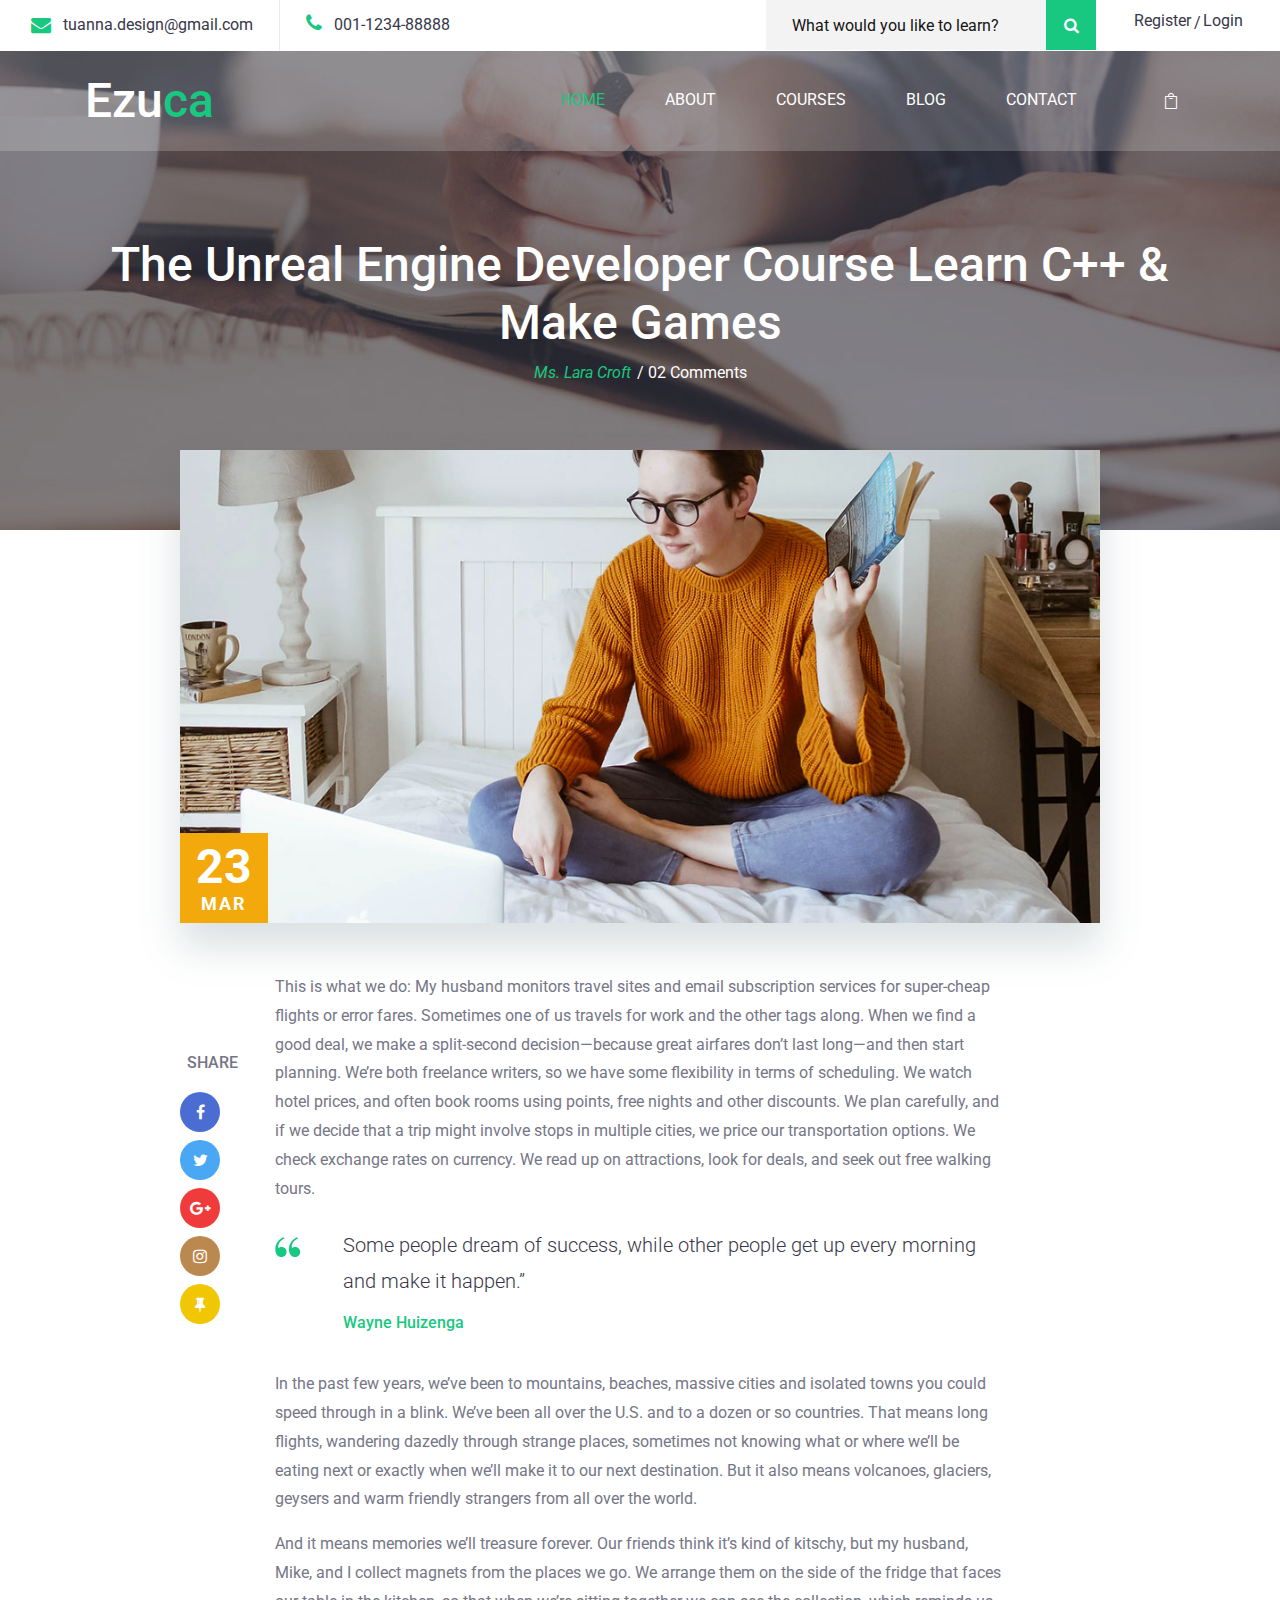
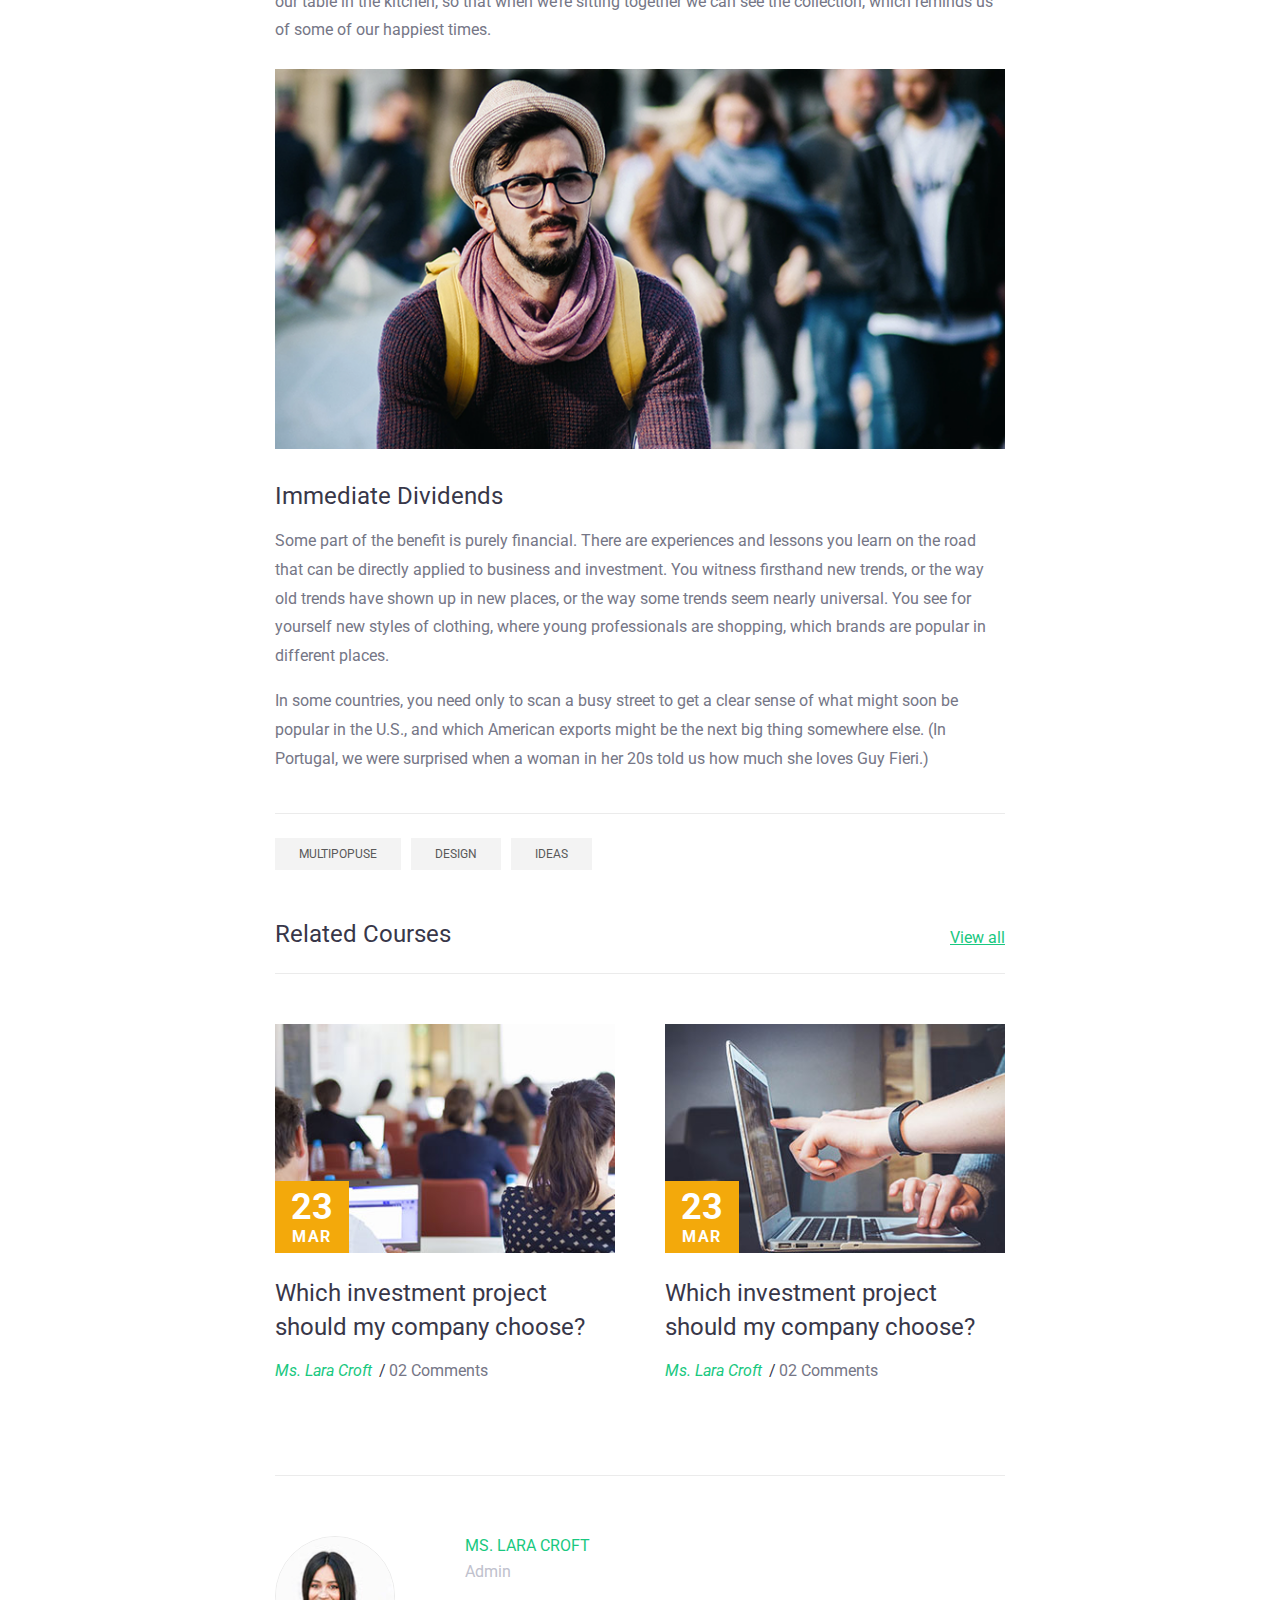
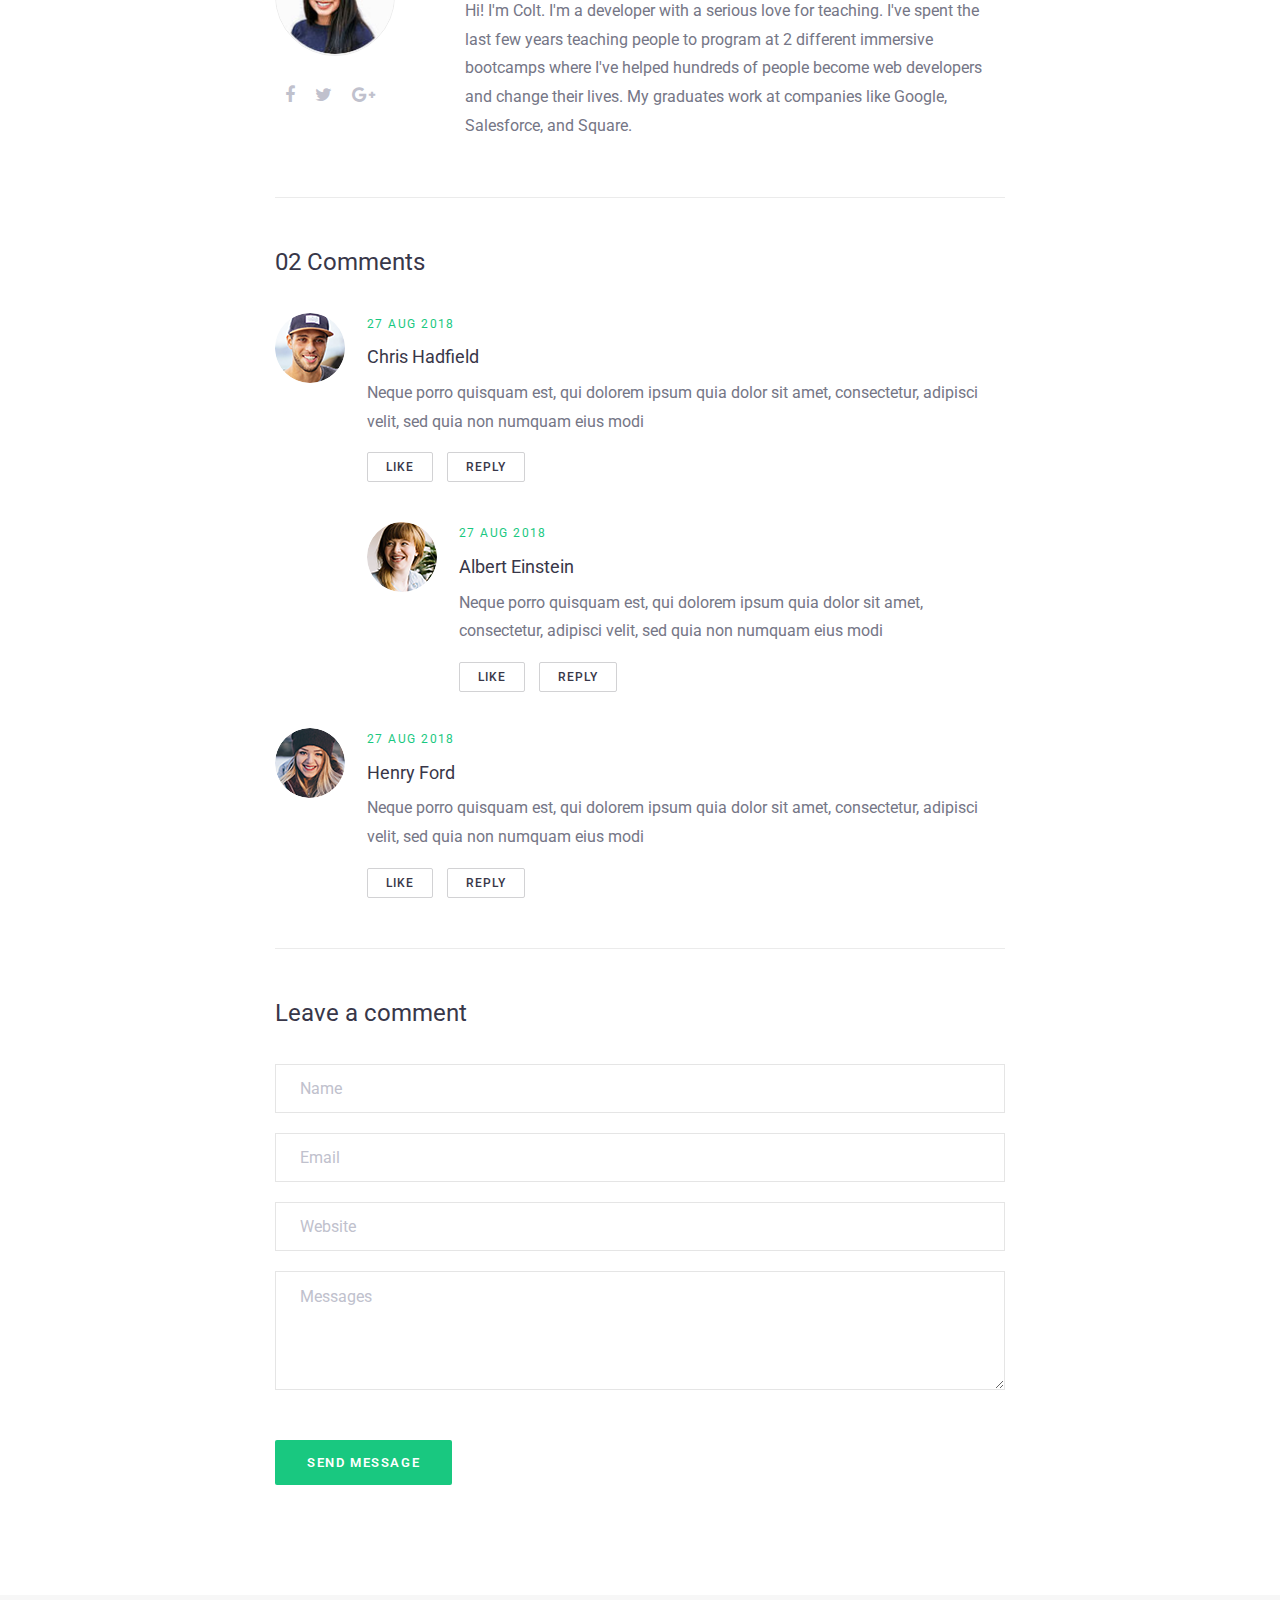
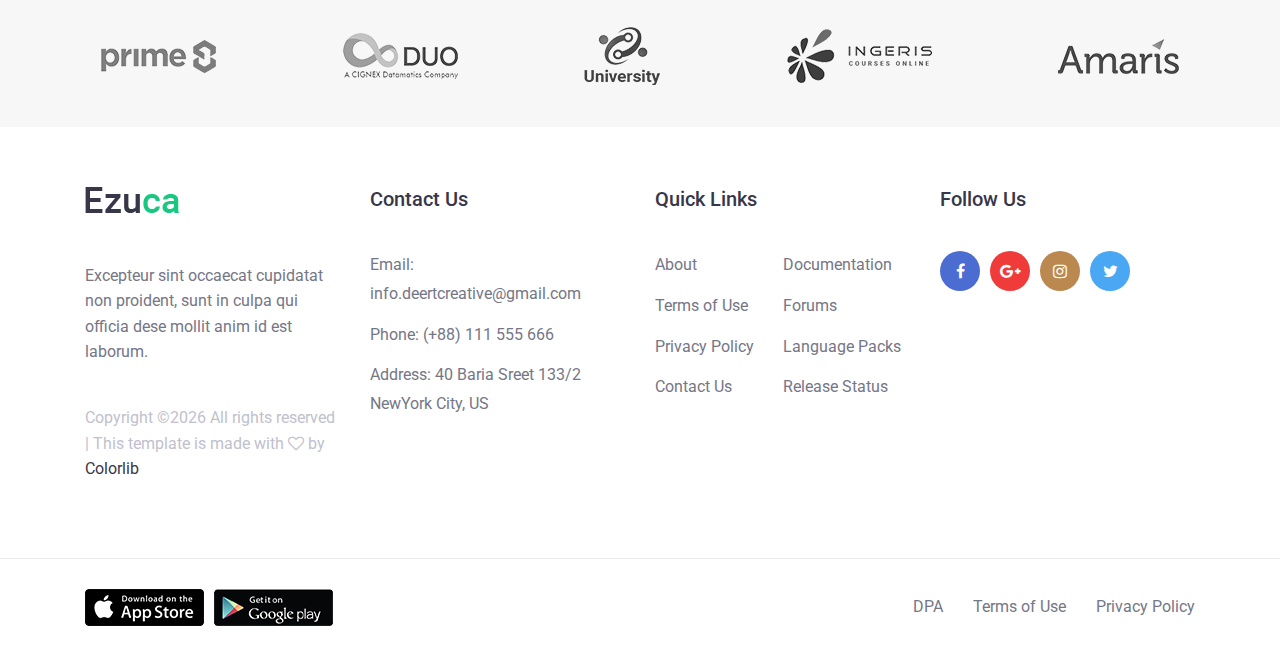
<file: single-post.html>
<!DOCTYPE html>
<html lang="en">
<head>
    <title>Hello World</title>

    <!-- Required meta tags -->
    <meta charset="utf-8">
    <meta name="viewport" content="width=device-width, initial-scale=1, shrink-to-fit=no">

    <!-- Bootstrap CSS -->
    <link rel="stylesheet" href="css/bootstrap.min.css">

    <!-- FontAwesome CSS -->
    <link rel="stylesheet" href="css/font-awesome.min.css">

    <!-- ElegantFonts CSS -->
    <link rel="stylesheet" href="css/elegant-fonts.css">

    <!-- themify-icons CSS -->
    <link rel="stylesheet" href="css/themify-icons.css">

    <!-- Swiper CSS -->
    <link rel="stylesheet" href="css/swiper.min.css">

    <!-- Styles -->
    <link rel="stylesheet" href="style.css">
</head>
<body class="single-blog-post">
    <div class="page-header">
        <header class="site-header">
            <div class="top-header-bar">
                <div class="container-fluid">
                    <div class="row">
                        <div class="col-12 col-lg-6 d-none d-md-flex flex-wrap justify-content-center justify-content-lg-start mb-3 mb-lg-0">
                            <div class="header-bar-email d-flex align-items-center">
                                <i class="fa fa-envelope"></i><a href="#">tuanna.design@gmail.com</a>
                            </div><!-- .header-bar-email -->

                            <div class="header-bar-text lg-flex align-items-center">
                                <p><i class="fa fa-phone"></i>001-1234-88888 </p>
                            </div><!-- .header-bar-text -->
                        </div><!-- .col -->

                        <div class="col-12 col-lg-6 d-flex flex-wrap justify-content-center justify-content-lg-end align-items-center">
                            <div class="header-bar-search">
                                <form class="flex align-items-stretch">
                                    <input type="search" placeholder="What would you like to learn?">
                                    <button type="submit" value="" class="flex justify-content-center align-items-center"><i class="fa fa-search"></i></button>
                                </form>
                            </div><!-- .header-bar-search -->

                            <div class="header-bar-menu">
                                <ul class="flex justify-content-center align-items-center py-2 pt-md-0">
                                    <li><a href="#">Register</a></li>
                                    <li><a href="#">Login</a></li>
                                </ul>
                            </div><!-- .header-bar-menu -->
                        </div><!-- .col -->
                    </div><!-- .row -->
                </div><!-- .container-fluid -->
            </div><!-- .top-header-bar -->

            <div class="nav-bar">
                <div class="container">
                    <div class="row">
                        <div class="col-9 col-lg-3">
                            <div class="site-branding">
                                <h1 class="site-title"><a href="index.html" rel="home">Ezu<span>ca</span></a></h1>
                            </div><!-- .site-branding -->
                        </div><!-- .col -->

                        <div class="col-3 col-lg-9 flex justify-content-end align-content-center">
                            <nav class="site-navigation flex justify-content-end align-items-center">
                                <ul class="flex flex-column flex-lg-row justify-content-lg-end align-content-center">
                                    <li class="current-menu-item"><a href="index.html">Home</a></li>
                                    <li><a href="#">About</a></li>
                                    <li><a href="#">Courses</a></li>
                                    <li><a href="#">blog</a></li>
                                    <li><a href="#">Contact</a></li>
                                </ul>

                                <div class="hamburger-menu d-lg-none">
                                    <span></span>
                                    <span></span>
                                    <span></span>
                                    <span></span>
                                </div><!-- .hamburger-menu -->

                                <div class="header-bar-cart">
                                    <a href="#" class="flex justify-content-center align-items-center"><span aria-hidden="true" class="icon_bag_alt"></span></a>
                                </div><!-- .header-bar-search -->
                            </nav><!-- .site-navigation -->
                        </div><!-- .col -->
                    </div><!-- .row -->
                </div><!-- .container -->
            </div><!-- .nav-bar -->
        </header><!-- .site-header -->

        <div class="page-header-overlay">
            <div class="container">
                <div class="row">
                    <div class="col-12">
                        <header class="entry-header">
                            <h1 class="entry-title">The Unreal Engine Developer Course Learn C++ & Make Games</h1>

                            <div class="entry-meta flex justify-content-center align-items-center">
                                <div class="post-author"><a href="#">Ms. Lara Croft </a></div>

                                <div class="post-comments"><a href="#">02 Comments</a></div>
                            </div><!-- .entry-meta -->
                        </header><!-- .entry-header -->
                    </div><!-- .col -->
                </div><!-- .row -->
            </div><!-- .container -->
        </div><!-- .page-header-overlay -->
    </div><!-- .page-header -->

    <div class="container">
        <div class="row">
            <div class="col-12 offset-lg-1 col-lg-10">
                <div class="featured-image">
                    <img src="images/single-post.jpg" alt="">

                    <div class="posted-date position-absolute">
                        <div class="day">23</div>
                        <div class="month">mar</div>
                    </div><!-- .posted-date -->
                </div><!-- .featured-image -->
            </div><!-- .col -->
        </div><!-- .row -->

        <div class="row">
            <div class="col-12 offset-lg-1 col-lg-1">
                <div class="post-share">
                    <h3>share</h3>

                    <ul class="flex flex-wrap align-items-center p-0 m-0">
                        <li><a href="#"><i class="fa fa-facebook"></i></a></li>
                        <li><a href="#"><i class="fa fa-twitter"></i></a></li>
                        <li><a href="#"><i class="fa fa-google-plus"></i></a></li>
                        <li><a href="#"><i class="fa fa-instagram"></i></a></li>
                        <li><a href="#"><i class="fa fa-thumb-tack"></i></a></li>
                    </ul>
                </div><!-- .post-share -->
            </div><!-- .col -->

            <div class="col-12 col-lg-8">
                <div class="single-post-wrap">
                    <p>This is what we do: My husband monitors travel sites and email subscription services for super-cheap flights or error fares. Sometimes one of us travels for work and the other tags along. When we find a good deal, we make a split-second decision—because great airfares don’t last long—and then start planning. We’re both freelance writers, so we have some flexibility in terms of scheduling. We watch hotel prices, and often book rooms using points, free nights and other discounts. We plan carefully, and if we decide that a trip might involve stops in multiple cities, we price our transportation options. We check exchange rates on currency. We read up on attractions, look for deals, and seek out free walking tours.</p>

                    <blockquote>
                        Some people dream of success, while other people get up every morning and make it happen.”

                        <span>Wayne Huizenga</span>
                    </blockquote>

                    <p>In the past few years, we’ve been to mountains, beaches, massive cities and isolated towns you could speed through in a blink. We’ve been all over the U.S. and to a dozen or so countries. That means long flights, wandering dazedly through strange places, sometimes not knowing what or where we’ll be eating next or exactly when we’ll make it to our next destination. But it also means volcanoes, glaciers, geysers and warm friendly strangers from all over the world.</p>

                    <p>And it means memories we’ll treasure forever. Our friends think it’s kind of kitschy, but my husband, Mike, and I collect magnets from the places we go. We arrange them on the side of the fridge that faces our table in the kitchen, so that when we’re sitting together we can see the collection, which reminds us of some of our happiest times.</p>

                    <figure class="my-4"><img src="images/blog-post-img.png" alt=""></figure>

                    <h3 class="mb-3">Immediate Dividends</h3>

                    <p>Some part of the benefit is purely financial. There are experiences and lessons you learn on the road that can be directly applied to business and investment. You witness firsthand new trends, or the way old trends have shown up in new places, or the way some trends seem nearly universal. You see for yourself new styles of clothing, where young professionals are shopping, which brands are popular in different places. </p>

                    <p>In some countries, you need only to scan a busy street to get a clear sense of what might soon be popular in the U.S., and which American exports might be the next big thing somewhere else. (In Portugal, we were surprised when a woman in her 20s told us how much she loves Guy Fieri.)</p>
                </div><!-- .single-post-wrap -->

                <div class="tags-links mt-4">
                    <ul class="d-flex flex-wrap align-items-center p-0 m-0">
                        <li><a href="#">Multipopuse</a></li>
                        <li><a href="#">Design</a></li>
                        <li><a href="#">Ideas</a></li>
                    </ul>
                </div><!-- .tags-links -->

                <div class="related-blog-posts">
                    <header class="entry-heading flex flex-wrap justify-content-between align-items-center">
                        <h2 class="entry-title">Related Courses</h2>

                        <a href="#">View all</a>
                    </header><!-- .entry-heading -->

                    <div class="row mx-m-25">
                        <div class="col-12 col-lg-6 px-25">
                            <div class="blog-post-content">
                                <figure class="blog-post-thumbnail position-relative m-0">
                                    <a href="#"><img src="images/b-5.jpg" alt=""></a>

                                    <div class="posted-date position-absolute">
                                        <div class="day">23</div>
                                        <div class="month">mar</div>
                                    </div>
                                </figure><!-- .blog-post-thumbnail -->

                                <div class="blog-post-content-wrap">
                                    <header class="entry-header">
                                        <h2 class="entry-title"><a href="#">Which investment project should my company choose?</a></h2>

                                        <div class="entry-meta flex flex-wrap align-items-center">
                                            <div class="post-author"><a href="#">Ms. Lara Croft </a></div>

                                            <div class="post-comments"><a href="#">02 Comments</a></div>
                                        </div><!-- .entry-meta -->
                                    </header><!-- .entry-header -->
                                </div><!-- .blog-post-content-wrap -->
                            </div><!-- .blog-post-content -->
                        </div><!-- .col -->

                        <div class="col-12 col-lg-6 px-25">
                            <div class="blog-post-content">
                                <figure class="blog-post-thumbnail position-relative m-0">
                                    <a href="#"><img src="images/b-6.jpg" alt=""></a>

                                    <div class="posted-date position-absolute">
                                        <div class="day">23</div>
                                        <div class="month">mar</div>
                                    </div>
                                </figure><!-- .blog-post-thumbnail -->

                                <div class="blog-post-content-wrap">
                                    <header class="entry-header">
                                        <h2 class="entry-title"><a href="#">Which investment project should my company choose?</a></h2>

                                        <div class="entry-meta flex flex-wrap align-items-center">
                                            <div class="post-author"><a href="#">Ms. Lara Croft </a></div>

                                            <div class="post-comments"><a href="#">02 Comments</a></div>
                                        </div><!-- .entry-meta -->
                                    </header><!-- .entry-header -->
                                </div><!-- .blog-post-content-wrap -->
                            </div><!-- .blog-post-content -->
                        </div><!-- .col -->
                    </div><!-- .row -->
                </div><!-- .related-course -->

                <div class="author-box">
                    <div class="author-info flex flex-wrap">
                        <div class="author-avatar">
                            <img src="images/instructor.jpg" alt="">

                            <ul class="author-social-profile p-0 m-0 mt-3 d-flex flex-wrap align-items-center">
                                <li><a href="#"><i class="fa fa-facebook"></i></a></li>
                                <li><a href="#"><i class="fa fa-twitter"></i></a></li>
                                <li><a href="#"><i class="fa fa-google-plus"></i></a></li>
                            </ul>
                        </div><!-- .author-avatar -->

                        <div class="author-details">
                            <h3 class="author-name">Ms. Lara Croft <span>Admin</span></h3>

                            <div class="entry-content mt-3">
                                <p>Hi! I'm Colt. I'm a developer with a serious love for teaching. I've spent the last few years teaching people to program at 2 different immersive bootcamps where I've helped hundreds of people become web developers and change their lives. My graduates work at companies like Google, Salesforce, and Square.</p>
                            </div><!-- .entry-content -->
                        </div><!-- .author-details -->
                    </div><!-- .author-info -->
                </div><!-- .author-box -->

                <div class="post-comments-wrap">
                    <div class="post-comments">
                        <h3 class="comments-title"><span class="comments-number">02 Comments</span></h3>

                        <ol class="comment-list">
                            <li class="comment">
                                <article class="comment-body">
                                    <figure class="comment-author-avatar">
                                        <img src="images/c-1.png" alt="">
                                    </figure><!-- .comment-author-avatar -->

                                    <div class="comment-wrap">
                                        <div class="comment-author">
                                            <span class="comment-meta d-block">
                                                <a href="#">27 Aug 2018</a>
                                            </span><!-- .comment-meta -->

                                            <span class="fn">
                                                <a href="#">Chris Hadfield</a>
                                            </span><!-- .fn -->
                                        </div><!-- .comment-author -->

                                        <p>Neque porro quisquam est, qui dolorem ipsum quia dolor sit amet, consectetur, adipisci velit, sed quia non numquam eius modi</p>

                                        <div class="reply">
                                            <a href="#">like</a>
                                            <a href="#">reply</a>
                                        </div><!-- .reply -->
                                    </div><!-- .comment-wrap -->

                                    <div class="clearfix"></div>
                                </article><!-- .comment-body -->

                                <ol class="children">
                                    <li class="comment">
                                        <article class="comment-body">
                                            <figure class="comment-author-avatar">
                                                <img src="images/c-2.png" alt="">
                                            </figure><!-- .comment-author-avatar -->

                                            <div class="comment-wrap">
                                                <div class="comment-author">
                                                    <span class="comment-meta d-block">
                                                        <a href="#">27 Aug 2018</a>
                                                    </span><!-- .comment-meta -->

                                                    <span class="fn">
                                                        <a href="#">Albert Einstein</a>
                                                    </span><!-- .fn -->
                                                </div><!-- .comment-author -->

                                                <p>Neque porro quisquam est, qui dolorem ipsum quia dolor sit amet, consectetur, adipisci velit, sed quia non numquam eius modi </p>

                                                <div class="reply">
                                                    <a href="#">like</a>
                                                    <a href="#">reply</a>
                                                </div><!-- .reply -->
                                            </div><!-- .comment-wrap -->

                                            <div class="clearfix"></div>
                                        </article><!-- .comment-body -->
                                    </li><!-- .comment -->
                                </ol><!-- .children -->
                            </li><!-- .comment -->

                            <li class="comment">
                                <article class="comment-body">
                                    <figure class="comment-author-avatar">
                                        <img src="images/c-3.png" alt="">
                                    </figure><!-- .comment-author-avatar -->

                                    <div class="comment-wrap">
                                        <div class="comment-author">
                                            <span class="comment-meta d-block">
                                                <a href="#">27 Aug 2018</a>
                                            </span><!-- .comment-meta -->

                                            <span class="fn">
                                                <a href="#">Henry Ford</a>
                                            </span><!-- .comment-autho -->
                                        </div><!-- .comment-author -->

                                        <p>Neque porro quisquam est, qui dolorem ipsum quia dolor sit amet, consectetur, adipisci velit, sed quia non numquam eius modi </p>

                                        <div class="reply">
                                            <a href="#">like</a>
                                            <a href="#">reply</a>
                                        </div><!-- .reply -->
                                    </div><!-- .comment-wrap -->

                                    <div class="clearfix"></div>
                                </article><!-- .comment-body -->
                            </li><!-- .comment -->
                        </ol><!-- .comment-list -->
                    </div><!-- .post-comments -->

                    <div class="comments-form">
                        <div class="comment-respond">
                            <h3 class="comment-reply-title">Leave a comment</h3>

                            <form class="comment-form">
                                <input type="text" placeholder="Name">
                                <input type="email" placeholder="Email">
                                <input type="url" placeholder="Website">
                                <textarea rows="4" placeholder="Messages"></textarea>
                                <input type="submit" value="send message">
                            </form><!-- .comment-form -->
                        </div><!-- .comment-respond -->
                    </div><!-- .comments-form -->
                </div><!-- .post-comments-wrap -->
            </div><!-- .col -->
        </div><!-- .row -->
    </div><!-- .container -->

    <div class="clients-logo">
        <div class="container">
            <div class="row">
                <div class="col-12 flex flex-wrap justify-content-center justify-content-lg-between align-items-center">
                    <div class="logo-wrap">
                        <img src="images/logo-1.png" alt="">
                    </div><!-- .logo-wrap -->

                    <div class="logo-wrap">
                        <img src="images/logo-2.png" alt="">
                    </div><!-- .logo-wrap -->

                    <div class="logo-wrap">
                        <img src="images/logo-3.png" alt="">
                    </div><!-- .logo-wrap -->

                    <div class="logo-wrap">
                        <img src="images/logo-4.png" alt="">
                    </div><!-- .logo-wrap -->

                    <div class="logo-wrap">
                        <img src="images/logo-5.png" alt="">
                    </div><!-- .logo-wrap -->
                </div><!-- .col -->
            </div><!-- .row -->
        </div><!-- .container -->
    </div><!-- .clients-logo -->

    <footer class="site-footer">
        <div class="footer-widgets">
            <div class="container">
                <div class="row">
                    <div class="col-12 col-md-6 col-lg-3">
                        <div class="foot-about">
                            <a class="foot-logo" href="#"><img src="images/foot-logo.png" alt=""></a>

                            <p>Excepteur sint occaecat cupidatat non proident, sunt in culpa qui officia dese mollit anim id est laborum. </p>

                            <p class="footer-copyright"><!-- Link back to Colorlib can't be removed. Template is licensed under CC BY 3.0. -->
Copyright &copy;<script>document.write(new Date().getFullYear());</script> All rights reserved | This template is made with <i class="fa fa-heart-o" aria-hidden="true"></i> by <a href="https://colorlib.com" target="_blank">Colorlib</a>
<!-- Link back to Colorlib can't be removed. Template is licensed under CC BY 3.0. --></p>
                        </div><!-- .foot-about -->
                    </div><!-- .col -->

                    <div class="col-12 col-md-6 col-lg-3 mt-5 mt-md-0">
                        <div class="foot-contact">
                            <h2>Contact Us</h2>

                            <ul>
                                <li>Email: info.deertcreative@gmail.com</li>
                                <li>Phone: (+88) 111 555 666</li>
                                <li>Address: 40 Baria Sreet 133/2 NewYork City, US</li>
                            </ul>
                        </div><!-- .foot-contact -->
                    </div><!-- .col -->

                    <div class="col-12 col-md-6 col-lg-3 mt-5 mt-lg-0">
                        <div class="quick-links flex flex-wrap">
                            <h2 class="w-100">Quick Links</h2>

                            <ul class="w-50">
                                <li><a href="#">About </a></li>
                                <li><a href="#">Terms of Use </a></li>
                                <li><a href="#">Privacy Policy </a></li>
                                <li><a href="#">Contact Us</a></li>
                            </ul>

                            <ul class="w-50">
                                <li><a href="#">Documentation</a></li>
                                <li><a href="#">Forums</a></li>
                                <li><a href="#">Language Packs</a></li>
                                <li><a href="#">Release Status</a></li>
                            </ul>
                        </div><!-- .quick-links -->
                    </div><!-- .col -->

                    <div class="col-12 col-md-6 col-lg-3 mt-5 mt-lg-0">
                        <div class="follow-us">
                            <h2>Follow Us</h2>

                            <ul class="follow-us flex flex-wrap align-items-center">
                                <li><a href="#"><i class="fa fa-facebook"></i></a></li>
                                <li><a href="#"><i class="fa fa-google-plus"></i></a></li>
                                <li><a href="#"><i class="fa fa-instagram"></i></a></li>
                                <li><a href="#"><i class="fa fa-twitter"></i></a></li>
                            </ul>
                        </div><!-- .quick-links -->
                    </div><!-- .col -->
                </div><!-- .row -->
            </div><!-- .container -->
        </div><!-- .footer-widgets -->

        <div class="footer-bar">
            <div class="container">
                <div class="row flex-wrap justify-content-center justify-content-lg-between align-items-center">
                    <div class="col-12 col-lg-6">
                        <div class="download-apps flex flex-wrap justify-content-center justify-content-lg-start align-items-center">
                            <a href="#"><img src="images/app-store.png" alt=""></a>
                            <a href="#"><img src="images/play-store.png" alt=""></a>
                        </div><!-- .download-apps -->

                    </div>

                    <div class="col-12 col-lg-6 mt-4 mt-lg-0">
                        <div class="footer-bar-nav">
                            <ul class="flex flex-wrap justify-content-center justify-content-lg-end align-items-center">
                                <li><a href="#">DPA</a></li>
                                <li><a href="#">Terms of Use</a></li>
                                <li><a href="#">Privacy Policy</a></li>
                            </ul>
                        </div><!-- .footer-bar-nav -->
                    </div><!-- .col-12 -->
                </div><!-- .row -->
            </div><!-- .container -->
        </div><!-- .footer-bar -->
    </footer><!-- .site-footer -->

    <script type='text/javascript' src='js/jquery.js'></script>
    <script type='text/javascript' src='js/swiper.min.js'></script>
    <script type='text/javascript' src='js/masonry.pkgd.min.js'></script>
    <script type='text/javascript' src='js/jquery.collapsible.min.js'></script>
    <script type='text/javascript' src='js/custom.js'></script>

</body>
</html>
</file>
<file: css/elegant-fonts.css>
@font-face {
	font-family: 'ElegantIcons';
	src:url('../fonts/ElegantIcons.eot');
	src:url('../fonts/ElegantIcons.eot?#iefix') format('embedded-opentype'),
		url('../fonts/ElegantIcons.woff') format('woff'),
		url('../fonts/ElegantIcons.ttf') format('truetype'),
		url('../fonts/ElegantIcons.svg#ElegantIcons') format('svg');
	font-weight: normal;
	font-style: normal;
}

/* Use the following CSS code if you want to use data attributes for inserting your icons */
[data-icon]:before {
	font-family: 'ElegantIcons';
	content: attr(data-icon);
	speak: none;
	font-weight: normal;
	font-variant: normal;
	text-transform: none;
	line-height: 1;
	-webkit-font-smoothing: antialiased;
	-moz-osx-font-smoothing: grayscale;
}

/* Use the following CSS code if you want to have a class per icon */
/*
Instead of a list of all class selectors,
you can use the generic selector below, but it's slower:
[class*="your-class-prefix"] {
*/
.arrow_up, .arrow_down, .arrow_left, .arrow_right, .arrow_left-up, .arrow_right-up, .arrow_right-down, .arrow_left-down, .arrow-up-down, .arrow_up-down_alt, .arrow_left-right_alt, .arrow_left-right, .arrow_expand_alt2, .arrow_expand_alt, .arrow_condense, .arrow_expand, .arrow_move, .arrow_carrot-up, .arrow_carrot-down, .arrow_carrot-left, .arrow_carrot-right, .arrow_carrot-2up, .arrow_carrot-2down, .arrow_carrot-2left, .arrow_carrot-2right, .arrow_carrot-up_alt2, .arrow_carrot-down_alt2, .arrow_carrot-left_alt2, .arrow_carrot-right_alt2, .arrow_carrot-2up_alt2, .arrow_carrot-2down_alt2, .arrow_carrot-2left_alt2, .arrow_carrot-2right_alt2, .arrow_triangle-up, .arrow_triangle-down, .arrow_triangle-left, .arrow_triangle-right, .arrow_triangle-up_alt2, .arrow_triangle-down_alt2, .arrow_triangle-left_alt2, .arrow_triangle-right_alt2, .arrow_back, .icon_minus-06, .icon_plus, .icon_close, .icon_check, .icon_minus_alt2, .icon_plus_alt2, .icon_close_alt2, .icon_check_alt2, .icon_zoom-out_alt, .icon_zoom-in_alt, .icon_search, .icon_box-empty, .icon_box-selected, .icon_minus-box, .icon_plus-box, .icon_box-checked, .icon_circle-empty, .icon_circle-slelected, .icon_stop_alt2, .icon_stop, .icon_pause_alt2, .icon_pause, .icon_menu, .icon_menu-square_alt2, .icon_menu-circle_alt2, .icon_ul, .icon_ol, .icon_adjust-horiz, .icon_adjust-vert, .icon_document_alt, .icon_documents_alt, .icon_pencil, .icon_pencil-edit_alt, .icon_pencil-edit, .icon_folder-alt, .icon_folder-open_alt, .icon_folder-add_alt, .icon_info_alt, .icon_error-oct_alt, .icon_error-circle_alt, .icon_error-triangle_alt, .icon_question_alt2, .icon_question, .icon_comment_alt, .icon_chat_alt, .icon_vol-mute_alt, .icon_volume-low_alt, .icon_volume-high_alt, .icon_quotations, .icon_quotations_alt2, .icon_clock_alt, .icon_lock_alt, .icon_lock-open_alt, .icon_key_alt, .icon_cloud_alt, .icon_cloud-upload_alt, .icon_cloud-download_alt, .icon_image, .icon_images, .icon_lightbulb_alt, .icon_gift_alt, .icon_house_alt, .icon_genius, .icon_mobile, .icon_tablet, .icon_laptop, .icon_desktop, .icon_camera_alt, .icon_mail_alt, .icon_cone_alt, .icon_ribbon_alt, .icon_bag_alt, .icon_creditcard, .icon_cart_alt, .icon_paperclip, .icon_tag_alt, .icon_tags_alt, .icon_trash_alt, .icon_cursor_alt, .icon_mic_alt, .icon_compass_alt, .icon_pin_alt, .icon_pushpin_alt, .icon_map_alt, .icon_drawer_alt, .icon_toolbox_alt, .icon_book_alt, .icon_calendar, .icon_film, .icon_table, .icon_contacts_alt, .icon_headphones, .icon_lifesaver, .icon_piechart, .icon_refresh, .icon_link_alt, .icon_link, .icon_loading, .icon_blocked, .icon_archive_alt, .icon_heart_alt, .icon_star_alt, .icon_star-half_alt, .icon_star, .icon_star-half, .icon_tools, .icon_tool, .icon_cog, .icon_cogs, .arrow_up_alt, .arrow_down_alt, .arrow_left_alt, .arrow_right_alt, .arrow_left-up_alt, .arrow_right-up_alt, .arrow_right-down_alt, .arrow_left-down_alt, .arrow_condense_alt, .arrow_expand_alt3, .arrow_carrot_up_alt, .arrow_carrot-down_alt, .arrow_carrot-left_alt, .arrow_carrot-right_alt, .arrow_carrot-2up_alt, .arrow_carrot-2dwnn_alt, .arrow_carrot-2left_alt, .arrow_carrot-2right_alt, .arrow_triangle-up_alt, .arrow_triangle-down_alt, .arrow_triangle-left_alt, .arrow_triangle-right_alt, .icon_minus_alt, .icon_plus_alt, .icon_close_alt, .icon_check_alt, .icon_zoom-out, .icon_zoom-in, .icon_stop_alt, .icon_menu-square_alt, .icon_menu-circle_alt, .icon_document, .icon_documents, .icon_pencil_alt, .icon_folder, .icon_folder-open, .icon_folder-add, .icon_folder_upload, .icon_folder_download, .icon_info, .icon_error-circle, .icon_error-oct, .icon_error-triangle, .icon_question_alt, .icon_comment, .icon_chat, .icon_vol-mute, .icon_volume-low, .icon_volume-high, .icon_quotations_alt, .icon_clock, .icon_lock, .icon_lock-open, .icon_key, .icon_cloud, .icon_cloud-upload, .icon_cloud-download, .icon_lightbulb, .icon_gift, .icon_house, .icon_camera, .icon_mail, .icon_cone, .icon_ribbon, .icon_bag, .icon_cart, .icon_tag, .icon_tags, .icon_trash, .icon_cursor, .icon_mic, .icon_compass, .icon_pin, .icon_pushpin, .icon_map, .icon_drawer, .icon_toolbox, .icon_book, .icon_contacts, .icon_archive, .icon_heart, .icon_profile, .icon_group, .icon_grid-2x2, .icon_grid-3x3, .icon_music, .icon_pause_alt, .icon_phone, .icon_upload, .icon_download, .social_facebook, .social_twitter, .social_pinterest, .social_googleplus, .social_tumblr, .social_tumbleupon, .social_wordpress, .social_instagram, .social_dribbble, .social_vimeo, .social_linkedin, .social_rss, .social_deviantart, .social_share, .social_myspace, .social_skype, .social_youtube, .social_picassa, .social_googledrive, .social_flickr, .social_blogger, .social_spotify, .social_delicious, .social_facebook_circle, .social_twitter_circle, .social_pinterest_circle, .social_googleplus_circle, .social_tumblr_circle, .social_stumbleupon_circle, .social_wordpress_circle, .social_instagram_circle, .social_dribbble_circle, .social_vimeo_circle, .social_linkedin_circle, .social_rss_circle, .social_deviantart_circle, .social_share_circle, .social_myspace_circle, .social_skype_circle, .social_youtube_circle, .social_picassa_circle, .social_googledrive_alt2, .social_flickr_circle, .social_blogger_circle, .social_spotify_circle, .social_delicious_circle, .social_facebook_square, .social_twitter_square, .social_pinterest_square, .social_googleplus_square, .social_tumblr_square, .social_stumbleupon_square, .social_wordpress_square, .social_instagram_square, .social_dribbble_square, .social_vimeo_square, .social_linkedin_square, .social_rss_square, .social_deviantart_square, .social_share_square, .social_myspace_square, .social_skype_square, .social_youtube_square, .social_picassa_square, .social_googledrive_square, .social_flickr_square, .social_blogger_square, .social_spotify_square, .social_delicious_square, .icon_printer, .icon_calulator, .icon_building, .icon_floppy, .icon_drive, .icon_search-2, .icon_id, .icon_id-2, .icon_puzzle, .icon_like, .icon_dislike, .icon_mug, .icon_currency, .icon_wallet, .icon_pens, .icon_easel, .icon_flowchart, .icon_datareport, .icon_briefcase, .icon_shield, .icon_percent, .icon_globe, .icon_globe-2, .icon_target, .icon_hourglass, .icon_balance, .icon_rook, .icon_printer-alt, .icon_calculator_alt, .icon_building_alt, .icon_floppy_alt, .icon_drive_alt, .icon_search_alt, .icon_id_alt, .icon_id-2_alt, .icon_puzzle_alt, .icon_like_alt, .icon_dislike_alt, .icon_mug_alt, .icon_currency_alt, .icon_wallet_alt, .icon_pens_alt, .icon_easel_alt, .icon_flowchart_alt, .icon_datareport_alt, .icon_briefcase_alt, .icon_shield_alt, .icon_percent_alt, .icon_globe_alt, .icon_clipboard {
	font-family: 'ElegantIcons';
	speak: none;
	font-style: normal;
	font-weight: normal;
	font-variant: normal;
	text-transform: none;
	line-height: 1;
	-webkit-font-smoothing: antialiased;
}
.arrow_up:before {
	content: "\21";
}
.arrow_down:before {
	content: "\22";
}
.arrow_left:before {
	content: "\23";
}
.arrow_right:before {
	content: "\24";
}
.arrow_left-up:before {
	content: "\25";
}
.arrow_right-up:before {
	content: "\26";
}
.arrow_right-down:before {
	content: "\27";
}
.arrow_left-down:before {
	content: "\28";
}
.arrow-up-down:before {
	content: "\29";
}
.arrow_up-down_alt:before {
	content: "\2a";
}
.arrow_left-right_alt:before {
	content: "\2b";
}
.arrow_left-right:before {
	content: "\2c";
}
.arrow_expand_alt2:before {
	content: "\2d";
}
.arrow_expand_alt:before {
	content: "\2e";
}
.arrow_condense:before {
	content: "\2f";
}
.arrow_expand:before {
	content: "\30";
}
.arrow_move:before {
	content: "\31";
}
.arrow_carrot-up:before {
	content: "\32";
}
.arrow_carrot-down:before {
	content: "\33";
}
.arrow_carrot-left:before {
	content: "\34";
}
.arrow_carrot-right:before {
	content: "\35";
}
.arrow_carrot-2up:before {
	content: "\36";
}
.arrow_carrot-2down:before {
	content: "\37";
}
.arrow_carrot-2left:before {
	content: "\38";
}
.arrow_carrot-2right:before {
	content: "\39";
}
.arrow_carrot-up_alt2:before {
	content: "\3a";
}
.arrow_carrot-down_alt2:before {
	content: "\3b";
}
.arrow_carrot-left_alt2:before {
	content: "\3c";
}
.arrow_carrot-right_alt2:before {
	content: "\3d";
}
.arrow_carrot-2up_alt2:before {
	content: "\3e";
}
.arrow_carrot-2down_alt2:before {
	content: "\3f";
}
.arrow_carrot-2left_alt2:before {
	content: "\40";
}
.arrow_carrot-2right_alt2:before {
	content: "\41";
}
.arrow_triangle-up:before {
	content: "\42";
}
.arrow_triangle-down:before {
	content: "\43";
}
.arrow_triangle-left:before {
	content: "\44";
}
.arrow_triangle-right:before {
	content: "\45";
}
.arrow_triangle-up_alt2:before {
	content: "\46";
}
.arrow_triangle-down_alt2:before {
	content: "\47";
}
.arrow_triangle-left_alt2:before {
	content: "\48";
}
.arrow_triangle-right_alt2:before {
	content: "\49";
}
.arrow_back:before {
	content: "\4a";
}
.icon_minus-06:before {
	content: "\4b";
}
.icon_plus:before {
	content: "\4c";
}
.icon_close:before {
	content: "\4d";
}
.icon_check:before {
	content: "\4e";
}
.icon_minus_alt2:before {
	content: "\4f";
}
.icon_plus_alt2:before {
	content: "\50";
}
.icon_close_alt2:before {
	content: "\51";
}
.icon_check_alt2:before {
	content: "\52";
}
.icon_zoom-out_alt:before {
	content: "\53";
}
.icon_zoom-in_alt:before {
	content: "\54";
}
.icon_search:before {
	content: "\55";
}
.icon_box-empty:before {
	content: "\56";
}
.icon_box-selected:before {
	content: "\57";
}
.icon_minus-box:before {
	content: "\58";
}
.icon_plus-box:before {
	content: "\59";
}
.icon_box-checked:before {
	content: "\5a";
}
.icon_circle-empty:before {
	content: "\5b";
}
.icon_circle-slelected:before {
	content: "\5c";
}
.icon_stop_alt2:before {
	content: "\5d";
}
.icon_stop:before {
	content: "\5e";
}
.icon_pause_alt2:before {
	content: "\5f";
}
.icon_pause:before {
	content: "\60";
}
.icon_menu:before {
	content: "\61";
}
.icon_menu-square_alt2:before {
	content: "\62";
}
.icon_menu-circle_alt2:before {
	content: "\63";
}
.icon_ul:before {
	content: "\64";
}
.icon_ol:before {
	content: "\65";
}
.icon_adjust-horiz:before {
	content: "\66";
}
.icon_adjust-vert:before {
	content: "\67";
}
.icon_document_alt:before {
	content: "\68";
}
.icon_documents_alt:before {
	content: "\69";
}
.icon_pencil:before {
	content: "\6a";
}
.icon_pencil-edit_alt:before {
	content: "\6b";
}
.icon_pencil-edit:before {
	content: "\6c";
}
.icon_folder-alt:before {
	content: "\6d";
}
.icon_folder-open_alt:before {
	content: "\6e";
}
.icon_folder-add_alt:before {
	content: "\6f";
}
.icon_info_alt:before {
	content: "\70";
}
.icon_error-oct_alt:before {
	content: "\71";
}
.icon_error-circle_alt:before {
	content: "\72";
}
.icon_error-triangle_alt:before {
	content: "\73";
}
.icon_question_alt2:before {
	content: "\74";
}
.icon_question:before {
	content: "\75";
}
.icon_comment_alt:before {
	content: "\76";
}
.icon_chat_alt:before {
	content: "\77";
}
.icon_vol-mute_alt:before {
	content: "\78";
}
.icon_volume-low_alt:before {
	content: "\79";
}
.icon_volume-high_alt:before {
	content: "\7a";
}
.icon_quotations:before {
	content: "\7b";
}
.icon_quotations_alt2:before {
	content: "\7c";
}
.icon_clock_alt:before {
	content: "\7d";
}
.icon_lock_alt:before {
	content: "\7e";
}
.icon_lock-open_alt:before {
	content: "\e000";
}
.icon_key_alt:before {
	content: "\e001";
}
.icon_cloud_alt:before {
	content: "\e002";
}
.icon_cloud-upload_alt:before {
	content: "\e003";
}
.icon_cloud-download_alt:before {
	content: "\e004";
}
.icon_image:before {
	content: "\e005";
}
.icon_images:before {
	content: "\e006";
}
.icon_lightbulb_alt:before {
	content: "\e007";
}
.icon_gift_alt:before {
	content: "\e008";
}
.icon_house_alt:before {
	content: "\e009";
}
.icon_genius:before {
	content: "\e00a";
}
.icon_mobile:before {
	content: "\e00b";
}
.icon_tablet:before {
	content: "\e00c";
}
.icon_laptop:before {
	content: "\e00d";
}
.icon_desktop:before {
	content: "\e00e";
}
.icon_camera_alt:before {
	content: "\e00f";
}
.icon_mail_alt:before {
	content: "\e010";
}
.icon_cone_alt:before {
	content: "\e011";
}
.icon_ribbon_alt:before {
	content: "\e012";
}
.icon_bag_alt:before {
	content: "\e013";
}
.icon_creditcard:before {
	content: "\e014";
}
.icon_cart_alt:before {
	content: "\e015";
}
.icon_paperclip:before {
	content: "\e016";
}
.icon_tag_alt:before {
	content: "\e017";
}
.icon_tags_alt:before {
	content: "\e018";
}
.icon_trash_alt:before {
	content: "\e019";
}
.icon_cursor_alt:before {
	content: "\e01a";
}
.icon_mic_alt:before {
	content: "\e01b";
}
.icon_compass_alt:before {
	content: "\e01c";
}
.icon_pin_alt:before {
	content: "\e01d";
}
.icon_pushpin_alt:before {
	content: "\e01e";
}
.icon_map_alt:before {
	content: "\e01f";
}
.icon_drawer_alt:before {
	content: "\e020";
}
.icon_toolbox_alt:before {
	content: "\e021";
}
.icon_book_alt:before {
	content: "\e022";
}
.icon_calendar:before {
	content: "\e023";
}
.icon_film:before {
	content: "\e024";
}
.icon_table:before {
	content: "\e025";
}
.icon_contacts_alt:before {
	content: "\e026";
}
.icon_headphones:before {
	content: "\e027";
}
.icon_lifesaver:before {
	content: "\e028";
}
.icon_piechart:before {
	content: "\e029";
}
.icon_refresh:before {
	content: "\e02a";
}
.icon_link_alt:before {
	content: "\e02b";
}
.icon_link:before {
	content: "\e02c";
}
.icon_loading:before {
	content: "\e02d";
}
.icon_blocked:before {
	content: "\e02e";
}
.icon_archive_alt:before {
	content: "\e02f";
}
.icon_heart_alt:before {
	content: "\e030";
}
.icon_star_alt:before {
	content: "\e031";
}
.icon_star-half_alt:before {
	content: "\e032";
}
.icon_star:before {
	content: "\e033";
}
.icon_star-half:before {
	content: "\e034";
}
.icon_tools:before {
	content: "\e035";
}
.icon_tool:before {
	content: "\e036";
}
.icon_cog:before {
	content: "\e037";
}
.icon_cogs:before {
	content: "\e038";
}
.arrow_up_alt:before {
	content: "\e039";
}
.arrow_down_alt:before {
	content: "\e03a";
}
.arrow_left_alt:before {
	content: "\e03b";
}
.arrow_right_alt:before {
	content: "\e03c";
}
.arrow_left-up_alt:before {
	content: "\e03d";
}
.arrow_right-up_alt:before {
	content: "\e03e";
}
.arrow_right-down_alt:before {
	content: "\e03f";
}
.arrow_left-down_alt:before {
	content: "\e040";
}
.arrow_condense_alt:before {
	content: "\e041";
}
.arrow_expand_alt3:before {
	content: "\e042";
}
.arrow_carrot_up_alt:before {
	content: "\e043";
}
.arrow_carrot-down_alt:before {
	content: "\e044";
}
.arrow_carrot-left_alt:before {
	content: "\e045";
}
.arrow_carrot-right_alt:before {
	content: "\e046";
}
.arrow_carrot-2up_alt:before {
	content: "\e047";
}
.arrow_carrot-2dwnn_alt:before {
	content: "\e048";
}
.arrow_carrot-2left_alt:before {
	content: "\e049";
}
.arrow_carrot-2right_alt:before {
	content: "\e04a";
}
.arrow_triangle-up_alt:before {
	content: "\e04b";
}
.arrow_triangle-down_alt:before {
	content: "\e04c";
}
.arrow_triangle-left_alt:before {
	content: "\e04d";
}
.arrow_triangle-right_alt:before {
	content: "\e04e";
}
.icon_minus_alt:before {
	content: "\e04f";
}
.icon_plus_alt:before {
	content: "\e050";
}
.icon_close_alt:before {
	content: "\e051";
}
.icon_check_alt:before {
	content: "\e052";
}
.icon_zoom-out:before {
	content: "\e053";
}
.icon_zoom-in:before {
	content: "\e054";
}
.icon_stop_alt:before {
	content: "\e055";
}
.icon_menu-square_alt:before {
	content: "\e056";
}
.icon_menu-circle_alt:before {
	content: "\e057";
}
.icon_document:before {
	content: "\e058";
}
.icon_documents:before {
	content: "\e059";
}
.icon_pencil_alt:before {
	content: "\e05a";
}
.icon_folder:before {
	content: "\e05b";
}
.icon_folder-open:before {
	content: "\e05c";
}
.icon_folder-add:before {
	content: "\e05d";
}
.icon_folder_upload:before {
	content: "\e05e";
}
.icon_folder_download:before {
	content: "\e05f";
}
.icon_info:before {
	content: "\e060";
}
.icon_error-circle:before {
	content: "\e061";
}
.icon_error-oct:before {
	content: "\e062";
}
.icon_error-triangle:before {
	content: "\e063";
}
.icon_question_alt:before {
	content: "\e064";
}
.icon_comment:before {
	content: "\e065";
}
.icon_chat:before {
	content: "\e066";
}
.icon_vol-mute:before {
	content: "\e067";
}
.icon_volume-low:before {
	content: "\e068";
}
.icon_volume-high:before {
	content: "\e069";
}
.icon_quotations_alt:before {
	content: "\e06a";
}
.icon_clock:before {
	content: "\e06b";
}
.icon_lock:before {
	content: "\e06c";
}
.icon_lock-open:before {
	content: "\e06d";
}
.icon_key:before {
	content: "\e06e";
}
.icon_cloud:before {
	content: "\e06f";
}
.icon_cloud-upload:before {
	content: "\e070";
}
.icon_cloud-download:before {
	content: "\e071";
}
.icon_lightbulb:before {
	content: "\e072";
}
.icon_gift:before {
	content: "\e073";
}
.icon_house:before {
	content: "\e074";
}
.icon_camera:before {
	content: "\e075";
}
.icon_mail:before {
	content: "\e076";
}
.icon_cone:before {
	content: "\e077";
}
.icon_ribbon:before {
	content: "\e078";
}
.icon_bag:before {
	content: "\e079";
}
.icon_cart:before {
	content: "\e07a";
}
.icon_tag:before {
	content: "\e07b";
}
.icon_tags:before {
	content: "\e07c";
}
.icon_trash:before {
	content: "\e07d";
}
.icon_cursor:before {
	content: "\e07e";
}
.icon_mic:before {
	content: "\e07f";
}
.icon_compass:before {
	content: "\e080";
}
.icon_pin:before {
	content: "\e081";
}
.icon_pushpin:before {
	content: "\e082";
}
.icon_map:before {
	content: "\e083";
}
.icon_drawer:before {
	content: "\e084";
}
.icon_toolbox:before {
	content: "\e085";
}
.icon_book:before {
	content: "\e086";
}
.icon_contacts:before {
	content: "\e087";
}
.icon_archive:before {
	content: "\e088";
}
.icon_heart:before {
	content: "\e089";
}
.icon_profile:before {
	content: "\e08a";
}
.icon_group:before {
	content: "\e08b";
}
.icon_grid-2x2:before {
	content: "\e08c";
}
.icon_grid-3x3:before {
	content: "\e08d";
}
.icon_music:before {
	content: "\e08e";
}
.icon_pause_alt:before {
	content: "\e08f";
}
.icon_phone:before {
	content: "\e090";
}
.icon_upload:before {
	content: "\e091";
}
.icon_download:before {
	content: "\e092";
}
.social_facebook:before {
	content: "\e093";
}
.social_twitter:before {
	content: "\e094";
}
.social_pinterest:before {
	content: "\e095";
}
.social_googleplus:before {
	content: "\e096";
}
.social_tumblr:before {
	content: "\e097";
}
.social_tumbleupon:before {
	content: "\e098";
}
.social_wordpress:before {
	content: "\e099";
}
.social_instagram:before {
	content: "\e09a";
}
.social_dribbble:before {
	content: "\e09b";
}
.social_vimeo:before {
	content: "\e09c";
}
.social_linkedin:before {
	content: "\e09d";
}
.social_rss:before {
	content: "\e09e";
}
.social_deviantart:before {
	content: "\e09f";
}
.social_share:before {
	content: "\e0a0";
}
.social_myspace:before {
	content: "\e0a1";
}
.social_skype:before {
	content: "\e0a2";
}
.social_youtube:before {
	content: "\e0a3";
}
.social_picassa:before {
	content: "\e0a4";
}
.social_googledrive:before {
	content: "\e0a5";
}
.social_flickr:before {
	content: "\e0a6";
}
.social_blogger:before {
	content: "\e0a7";
}
.social_spotify:before {
	content: "\e0a8";
}
.social_delicious:before {
	content: "\e0a9";
}
.social_facebook_circle:before {
	content: "\e0aa";
}
.social_twitter_circle:before {
	content: "\e0ab";
}
.social_pinterest_circle:before {
	content: "\e0ac";
}
.social_googleplus_circle:before {
	content: "\e0ad";
}
.social_tumblr_circle:before {
	content: "\e0ae";
}
.social_stumbleupon_circle:before {
	content: "\e0af";
}
.social_wordpress_circle:before {
	content: "\e0b0";
}
.social_instagram_circle:before {
	content: "\e0b1";
}
.social_dribbble_circle:before {
	content: "\e0b2";
}
.social_vimeo_circle:before {
	content: "\e0b3";
}
.social_linkedin_circle:before {
	content: "\e0b4";
}
.social_rss_circle:before {
	content: "\e0b5";
}
.social_deviantart_circle:before {
	content: "\e0b6";
}
.social_share_circle:before {
	content: "\e0b7";
}
.social_myspace_circle:before {
	content: "\e0b8";
}
.social_skype_circle:before {
	content: "\e0b9";
}
.social_youtube_circle:before {
	content: "\e0ba";
}
.social_picassa_circle:before {
	content: "\e0bb";
}
.social_googledrive_alt2:before {
	content: "\e0bc";
}
.social_flickr_circle:before {
	content: "\e0bd";
}
.social_blogger_circle:before {
	content: "\e0be";
}
.social_spotify_circle:before {
	content: "\e0bf";
}
.social_delicious_circle:before {
	content: "\e0c0";
}
.social_facebook_square:before {
	content: "\e0c1";
}
.social_twitter_square:before {
	content: "\e0c2";
}
.social_pinterest_square:before {
	content: "\e0c3";
}
.social_googleplus_square:before {
	content: "\e0c4";
}
.social_tumblr_square:before {
	content: "\e0c5";
}
.social_stumbleupon_square:before {
	content: "\e0c6";
}
.social_wordpress_square:before {
	content: "\e0c7";
}
.social_instagram_square:before {
	content: "\e0c8";
}
.social_dribbble_square:before {
	content: "\e0c9";
}
.social_vimeo_square:before {
	content: "\e0ca";
}
.social_linkedin_square:before {
	content: "\e0cb";
}
.social_rss_square:before {
	content: "\e0cc";
}
.social_deviantart_square:before {
	content: "\e0cd";
}
.social_share_square:before {
	content: "\e0ce";
}
.social_myspace_square:before {
	content: "\e0cf";
}
.social_skype_square:before {
	content: "\e0d0";
}
.social_youtube_square:before {
	content: "\e0d1";
}
.social_picassa_square:before {
	content: "\e0d2";
}
.social_googledrive_square:before {
	content: "\e0d3";
}
.social_flickr_square:before {
	content: "\e0d4";
}
.social_blogger_square:before {
	content: "\e0d5";
}
.social_spotify_square:before {
	content: "\e0d6";
}
.social_delicious_square:before {
	content: "\e0d7";
}
.icon_printer:before {
	content: "\e103";
}
.icon_calulator:before {
	content: "\e0ee";
}
.icon_building:before {
	content: "\e0ef";
}
.icon_floppy:before {
	content: "\e0e8";
}
.icon_drive:before {
	content: "\e0ea";
}
.icon_search-2:before {
	content: "\e101";
}
.icon_id:before {
	content: "\e107";
}
.icon_id-2:before {
	content: "\e108";
}
.icon_puzzle:before {
	content: "\e102";
}
.icon_like:before {
	content: "\e106";
}
.icon_dislike:before {
	content: "\e0eb";
}
.icon_mug:before {
	content: "\e105";
}
.icon_currency:before {
	content: "\e0ed";
}
.icon_wallet:before {
	content: "\e100";
}
.icon_pens:before {
	content: "\e104";
}
.icon_easel:before {
	content: "\e0e9";
}
.icon_flowchart:before {
	content: "\e109";
}
.icon_datareport:before {
	content: "\e0ec";
}
.icon_briefcase:before {
	content: "\e0fe";
}
.icon_shield:before {
	content: "\e0f6";
}
.icon_percent:before {
	content: "\e0fb";
}
.icon_globe:before {
	content: "\e0e2";
}
.icon_globe-2:before {
	content: "\e0e3";
}
.icon_target:before {
	content: "\e0f5";
}
.icon_hourglass:before {
	content: "\e0e1";
}
.icon_balance:before {
	content: "\e0ff";
}
.icon_rook:before {
	content: "\e0f8";
}
.icon_printer-alt:before {
	content: "\e0fa";
}
.icon_calculator_alt:before {
	content: "\e0e7";
}
.icon_building_alt:before {
	content: "\e0fd";
}
.icon_floppy_alt:before {
	content: "\e0e4";
}
.icon_drive_alt:before {
	content: "\e0e5";
}
.icon_search_alt:before {
	content: "\e0f7";
}
.icon_id_alt:before {
	content: "\e0e0";
}
.icon_id-2_alt:before {
	content: "\e0fc";
}
.icon_puzzle_alt:before {
	content: "\e0f9";
}
.icon_like_alt:before {
	content: "\e0dd";
}
.icon_dislike_alt:before {
	content: "\e0f1";
}
.icon_mug_alt:before {
	content: "\e0dc";
}
.icon_currency_alt:before {
	content: "\e0f3";
}
.icon_wallet_alt:before {
	content: "\e0d8";
}
.icon_pens_alt:before {
	content: "\e0db";
}
.icon_easel_alt:before {
	content: "\e0f0";
}
.icon_flowchart_alt:before {
	content: "\e0df";
}
.icon_datareport_alt:before {
	content: "\e0f2";
}
.icon_briefcase_alt:before {
	content: "\e0f4";
}
.icon_shield_alt:before {
	content: "\e0d9";
}
.icon_percent_alt:before {
	content: "\e0da";
}
.icon_globe_alt:before {
	content: "\e0de";
}
.icon_clipboard:before {
	content: "\e0e6";
}


	.glyph {
		float: left;
		text-align: center;
		padding: .75em;
		margin: .4em 1.5em .75em 0;
		width: 6em;
text-shadow: none;
	}
        .glyph_big {
        font-size: 128px;
        color: #59c5dc;
        float: left;
        margin-right: 20px;
        }

        .glyph div { padding-bottom: 10px;}

	.glyph input {
		font-family: consolas, monospace;
		font-size: 12px;
		width: 100%;
		text-align: center;
		border: 0;
		box-shadow: 0 0 0 1px #ccc;
		padding: .2em;
                -moz-border-radius: 5px;
                -webkit-border-radius: 5px;
	}
	.centered {
		margin-left: auto;
		margin-right: auto;
	}
	.glyph .fs1 {
		font-size: 2em;
	}
</file>
<file: css/themify-icons.css>
@font-face {
	font-family: 'themify';
	src:url('../fonts/themify.eot?-fvbane');
	src:url('../fonts/themify.eot?#iefix-fvbane') format('embedded-opentype'),
		url('../fonts/themify.woff?-fvbane') format('woff'),
		url('../fonts/themify.ttf?-fvbane') format('truetype'),
		url('../fonts/themify.svg?-fvbane#themify') format('svg');
	font-weight: normal;
	font-style: normal;
}

[class^="ti-"], [class*=" ti-"] {
	font-family: 'themify';
	speak: none;
	font-style: normal;
	font-weight: normal;
	font-variant: normal;
	text-transform: none;
	line-height: 1;

	/* Better Font Rendering =========== */
	-webkit-font-smoothing: antialiased;
	-moz-osx-font-smoothing: grayscale;
}

.ti-wand:before {
	content: "\e600";
}
.ti-volume:before {
	content: "\e601";
}
.ti-user:before {
	content: "\e602";
}
.ti-unlock:before {
	content: "\e603";
}
.ti-unlink:before {
	content: "\e604";
}
.ti-trash:before {
	content: "\e605";
}
.ti-thought:before {
	content: "\e606";
}
.ti-target:before {
	content: "\e607";
}
.ti-tag:before {
	content: "\e608";
}
.ti-tablet:before {
	content: "\e609";
}
.ti-star:before {
	content: "\e60a";
}
.ti-spray:before {
	content: "\e60b";
}
.ti-signal:before {
	content: "\e60c";
}
.ti-shopping-cart:before {
	content: "\e60d";
}
.ti-shopping-cart-full:before {
	content: "\e60e";
}
.ti-settings:before {
	content: "\e60f";
}
.ti-search:before {
	content: "\e610";
}
.ti-zoom-in:before {
	content: "\e611";
}
.ti-zoom-out:before {
	content: "\e612";
}
.ti-cut:before {
	content: "\e613";
}
.ti-ruler:before {
	content: "\e614";
}
.ti-ruler-pencil:before {
	content: "\e615";
}
.ti-ruler-alt:before {
	content: "\e616";
}
.ti-bookmark:before {
	content: "\e617";
}
.ti-bookmark-alt:before {
	content: "\e618";
}
.ti-reload:before {
	content: "\e619";
}
.ti-plus:before {
	content: "\e61a";
}
.ti-pin:before {
	content: "\e61b";
}
.ti-pencil:before {
	content: "\e61c";
}
.ti-pencil-alt:before {
	content: "\e61d";
}
.ti-paint-roller:before {
	content: "\e61e";
}
.ti-paint-bucket:before {
	content: "\e61f";
}
.ti-na:before {
	content: "\e620";
}
.ti-mobile:before {
	content: "\e621";
}
.ti-minus:before {
	content: "\e622";
}
.ti-medall:before {
	content: "\e623";
}
.ti-medall-alt:before {
	content: "\e624";
}
.ti-marker:before {
	content: "\e625";
}
.ti-marker-alt:before {
	content: "\e626";
}
.ti-arrow-up:before {
	content: "\e627";
}
.ti-arrow-right:before {
	content: "\e628";
}
.ti-arrow-left:before {
	content: "\e629";
}
.ti-arrow-down:before {
	content: "\e62a";
}
.ti-lock:before {
	content: "\e62b";
}
.ti-location-arrow:before {
	content: "\e62c";
}
.ti-link:before {
	content: "\e62d";
}
.ti-layout:before {
	content: "\e62e";
}
.ti-layers:before {
	content: "\e62f";
}
.ti-layers-alt:before {
	content: "\e630";
}
.ti-key:before {
	content: "\e631";
}
.ti-import:before {
	content: "\e632";
}
.ti-image:before {
	content: "\e633";
}
.ti-heart:before {
	content: "\e634";
}
.ti-heart-broken:before {
	content: "\e635";
}
.ti-hand-stop:before {
	content: "\e636";
}
.ti-hand-open:before {
	content: "\e637";
}
.ti-hand-drag:before {
	content: "\e638";
}
.ti-folder:before {
	content: "\e639";
}
.ti-flag:before {
	content: "\e63a";
}
.ti-flag-alt:before {
	content: "\e63b";
}
.ti-flag-alt-2:before {
	content: "\e63c";
}
.ti-eye:before {
	content: "\e63d";
}
.ti-export:before {
	content: "\e63e";
}
.ti-exchange-vertical:before {
	content: "\e63f";
}
.ti-desktop:before {
	content: "\e640";
}
.ti-cup:before {
	content: "\e641";
}
.ti-crown:before {
	content: "\e642";
}
.ti-comments:before {
	content: "\e643";
}
.ti-comment:before {
	content: "\e644";
}
.ti-comment-alt:before {
	content: "\e645";
}
.ti-close:before {
	content: "\e646";
}
.ti-clip:before {
	content: "\e647";
}
.ti-angle-up:before {
	content: "\e648";
}
.ti-angle-right:before {
	content: "\e649";
}
.ti-angle-left:before {
	content: "\e64a";
}
.ti-angle-down:before {
	content: "\e64b";
}
.ti-check:before {
	content: "\e64c";
}
.ti-check-box:before {
	content: "\e64d";
}
.ti-camera:before {
	content: "\e64e";
}
.ti-announcement:before {
	content: "\e64f";
}
.ti-brush:before {
	content: "\e650";
}
.ti-briefcase:before {
	content: "\e651";
}
.ti-bolt:before {
	content: "\e652";
}
.ti-bolt-alt:before {
	content: "\e653";
}
.ti-blackboard:before {
	content: "\e654";
}
.ti-bag:before {
	content: "\e655";
}
.ti-move:before {
	content: "\e656";
}
.ti-arrows-vertical:before {
	content: "\e657";
}
.ti-arrows-horizontal:before {
	content: "\e658";
}
.ti-fullscreen:before {
	content: "\e659";
}
.ti-arrow-top-right:before {
	content: "\e65a";
}
.ti-arrow-top-left:before {
	content: "\e65b";
}
.ti-arrow-circle-up:before {
	content: "\e65c";
}
.ti-arrow-circle-right:before {
	content: "\e65d";
}
.ti-arrow-circle-left:before {
	content: "\e65e";
}
.ti-arrow-circle-down:before {
	content: "\e65f";
}
.ti-angle-double-up:before {
	content: "\e660";
}
.ti-angle-double-right:before {
	content: "\e661";
}
.ti-angle-double-left:before {
	content: "\e662";
}
.ti-angle-double-down:before {
	content: "\e663";
}
.ti-zip:before {
	content: "\e664";
}
.ti-world:before {
	content: "\e665";
}
.ti-wheelchair:before {
	content: "\e666";
}
.ti-view-list:before {
	content: "\e667";
}
.ti-view-list-alt:before {
	content: "\e668";
}
.ti-view-grid:before {
	content: "\e669";
}
.ti-uppercase:before {
	content: "\e66a";
}
.ti-upload:before {
	content: "\e66b";
}
.ti-underline:before {
	content: "\e66c";
}
.ti-truck:before {
	content: "\e66d";
}
.ti-timer:before {
	content: "\e66e";
}
.ti-ticket:before {
	content: "\e66f";
}
.ti-thumb-up:before {
	content: "\e670";
}
.ti-thumb-down:before {
	content: "\e671";
}
.ti-text:before {
	content: "\e672";
}
.ti-stats-up:before {
	content: "\e673";
}
.ti-stats-down:before {
	content: "\e674";
}
.ti-split-v:before {
	content: "\e675";
}
.ti-split-h:before {
	content: "\e676";
}
.ti-smallcap:before {
	content: "\e677";
}
.ti-shine:before {
	content: "\e678";
}
.ti-shift-right:before {
	content: "\e679";
}
.ti-shift-left:before {
	content: "\e67a";
}
.ti-shield:before {
	content: "\e67b";
}
.ti-notepad:before {
	content: "\e67c";
}
.ti-server:before {
	content: "\e67d";
}
.ti-quote-right:before {
	content: "\e67e";
}
.ti-quote-left:before {
	content: "\e67f";
}
.ti-pulse:before {
	content: "\e680";
}
.ti-printer:before {
	content: "\e681";
}
.ti-power-off:before {
	content: "\e682";
}
.ti-plug:before {
	content: "\e683";
}
.ti-pie-chart:before {
	content: "\e684";
}
.ti-paragraph:before {
	content: "\e685";
}
.ti-panel:before {
	content: "\e686";
}
.ti-package:before {
	content: "\e687";
}
.ti-music:before {
	content: "\e688";
}
.ti-music-alt:before {
	content: "\e689";
}
.ti-mouse:before {
	content: "\e68a";
}
.ti-mouse-alt:before {
	content: "\e68b";
}
.ti-money:before {
	content: "\e68c";
}
.ti-microphone:before {
	content: "\e68d";
}
.ti-menu:before {
	content: "\e68e";
}
.ti-menu-alt:before {
	content: "\e68f";
}
.ti-map:before {
	content: "\e690";
}
.ti-map-alt:before {
	content: "\e691";
}
.ti-loop:before {
	content: "\e692";
}
.ti-location-pin:before {
	content: "\e693";
}
.ti-list:before {
	content: "\e694";
}
.ti-light-bulb:before {
	content: "\e695";
}
.ti-Italic:before {
	content: "\e696";
}
.ti-info:before {
	content: "\e697";
}
.ti-infinite:before {
	content: "\e698";
}
.ti-id-badge:before {
	content: "\e699";
}
.ti-hummer:before {
	content: "\e69a";
}
.ti-home:before {
	content: "\e69b";
}
.ti-help:before {
	content: "\e69c";
}
.ti-headphone:before {
	content: "\e69d";
}
.ti-harddrives:before {
	content: "\e69e";
}
.ti-harddrive:before {
	content: "\e69f";
}
.ti-gift:before {
	content: "\e6a0";
}
.ti-game:before {
	content: "\e6a1";
}
.ti-filter:before {
	content: "\e6a2";
}
.ti-files:before {
	content: "\e6a3";
}
.ti-file:before {
	content: "\e6a4";
}
.ti-eraser:before {
	content: "\e6a5";
}
.ti-envelope:before {
	content: "\e6a6";
}
.ti-download:before {
	content: "\e6a7";
}
.ti-direction:before {
	content: "\e6a8";
}
.ti-direction-alt:before {
	content: "\e6a9";
}
.ti-dashboard:before {
	content: "\e6aa";
}
.ti-control-stop:before {
	content: "\e6ab";
}
.ti-control-shuffle:before {
	content: "\e6ac";
}
.ti-control-play:before {
	content: "\e6ad";
}
.ti-control-pause:before {
	content: "\e6ae";
}
.ti-control-forward:before {
	content: "\e6af";
}
.ti-control-backward:before {
	content: "\e6b0";
}
.ti-cloud:before {
	content: "\e6b1";
}
.ti-cloud-up:before {
	content: "\e6b2";
}
.ti-cloud-down:before {
	content: "\e6b3";
}
.ti-clipboard:before {
	content: "\e6b4";
}
.ti-car:before {
	content: "\e6b5";
}
.ti-calendar:before {
	content: "\e6b6";
}
.ti-book:before {
	content: "\e6b7";
}
.ti-bell:before {
	content: "\e6b8";
}
.ti-basketball:before {
	content: "\e6b9";
}
.ti-bar-chart:before {
	content: "\e6ba";
}
.ti-bar-chart-alt:before {
	content: "\e6bb";
}
.ti-back-right:before {
	content: "\e6bc";
}
.ti-back-left:before {
	content: "\e6bd";
}
.ti-arrows-corner:before {
	content: "\e6be";
}
.ti-archive:before {
	content: "\e6bf";
}
.ti-anchor:before {
	content: "\e6c0";
}
.ti-align-right:before {
	content: "\e6c1";
}
.ti-align-left:before {
	content: "\e6c2";
}
.ti-align-justify:before {
	content: "\e6c3";
}
.ti-align-center:before {
	content: "\e6c4";
}
.ti-alert:before {
	content: "\e6c5";
}
.ti-alarm-clock:before {
	content: "\e6c6";
}
.ti-agenda:before {
	content: "\e6c7";
}
.ti-write:before {
	content: "\e6c8";
}
.ti-window:before {
	content: "\e6c9";
}
.ti-widgetized:before {
	content: "\e6ca";
}
.ti-widget:before {
	content: "\e6cb";
}
.ti-widget-alt:before {
	content: "\e6cc";
}
.ti-wallet:before {
	content: "\e6cd";
}
.ti-video-clapper:before {
	content: "\e6ce";
}
.ti-video-camera:before {
	content: "\e6cf";
}
.ti-vector:before {
	content: "\e6d0";
}
.ti-themify-logo:before {
	content: "\e6d1";
}
.ti-themify-favicon:before {
	content: "\e6d2";
}
.ti-themify-favicon-alt:before {
	content: "\e6d3";
}
.ti-support:before {
	content: "\e6d4";
}
.ti-stamp:before {
	content: "\e6d5";
}
.ti-split-v-alt:before {
	content: "\e6d6";
}
.ti-slice:before {
	content: "\e6d7";
}
.ti-shortcode:before {
	content: "\e6d8";
}
.ti-shift-right-alt:before {
	content: "\e6d9";
}
.ti-shift-left-alt:before {
	content: "\e6da";
}
.ti-ruler-alt-2:before {
	content: "\e6db";
}
.ti-receipt:before {
	content: "\e6dc";
}
.ti-pin2:before {
	content: "\e6dd";
}
.ti-pin-alt:before {
	content: "\e6de";
}
.ti-pencil-alt2:before {
	content: "\e6df";
}
.ti-palette:before {
	content: "\e6e0";
}
.ti-more:before {
	content: "\e6e1";
}
.ti-more-alt:before {
	content: "\e6e2";
}
.ti-microphone-alt:before {
	content: "\e6e3";
}
.ti-magnet:before {
	content: "\e6e4";
}
.ti-line-double:before {
	content: "\e6e5";
}
.ti-line-dotted:before {
	content: "\e6e6";
}
.ti-line-dashed:before {
	content: "\e6e7";
}
.ti-layout-width-full:before {
	content: "\e6e8";
}
.ti-layout-width-default:before {
	content: "\e6e9";
}
.ti-layout-width-default-alt:before {
	content: "\e6ea";
}
.ti-layout-tab:before {
	content: "\e6eb";
}
.ti-layout-tab-window:before {
	content: "\e6ec";
}
.ti-layout-tab-v:before {
	content: "\e6ed";
}
.ti-layout-tab-min:before {
	content: "\e6ee";
}
.ti-layout-slider:before {
	content: "\e6ef";
}
.ti-layout-slider-alt:before {
	content: "\e6f0";
}
.ti-layout-sidebar-right:before {
	content: "\e6f1";
}
.ti-layout-sidebar-none:before {
	content: "\e6f2";
}
.ti-layout-sidebar-left:before {
	content: "\e6f3";
}
.ti-layout-placeholder:before {
	content: "\e6f4";
}
.ti-layout-menu:before {
	content: "\e6f5";
}
.ti-layout-menu-v:before {
	content: "\e6f6";
}
.ti-layout-menu-separated:before {
	content: "\e6f7";
}
.ti-layout-menu-full:before {
	content: "\e6f8";
}
.ti-layout-media-right-alt:before {
	content: "\e6f9";
}
.ti-layout-media-right:before {
	content: "\e6fa";
}
.ti-layout-media-overlay:before {
	content: "\e6fb";
}
.ti-layout-media-overlay-alt:before {
	content: "\e6fc";
}
.ti-layout-media-overlay-alt-2:before {
	content: "\e6fd";
}
.ti-layout-media-left-alt:before {
	content: "\e6fe";
}
.ti-layout-media-left:before {
	content: "\e6ff";
}
.ti-layout-media-center-alt:before {
	content: "\e700";
}
.ti-layout-media-center:before {
	content: "\e701";
}
.ti-layout-list-thumb:before {
	content: "\e702";
}
.ti-layout-list-thumb-alt:before {
	content: "\e703";
}
.ti-layout-list-post:before {
	content: "\e704";
}
.ti-layout-list-large-image:before {
	content: "\e705";
}
.ti-layout-line-solid:before {
	content: "\e706";
}
.ti-layout-grid4:before {
	content: "\e707";
}
.ti-layout-grid3:before {
	content: "\e708";
}
.ti-layout-grid2:before {
	content: "\e709";
}
.ti-layout-grid2-thumb:before {
	content: "\e70a";
}
.ti-layout-cta-right:before {
	content: "\e70b";
}
.ti-layout-cta-left:before {
	content: "\e70c";
}
.ti-layout-cta-center:before {
	content: "\e70d";
}
.ti-layout-cta-btn-right:before {
	content: "\e70e";
}
.ti-layout-cta-btn-left:before {
	content: "\e70f";
}
.ti-layout-column4:before {
	content: "\e710";
}
.ti-layout-column3:before {
	content: "\e711";
}
.ti-layout-column2:before {
	content: "\e712";
}
.ti-layout-accordion-separated:before {
	content: "\e713";
}
.ti-layout-accordion-merged:before {
	content: "\e714";
}
.ti-layout-accordion-list:before {
	content: "\e715";
}
.ti-ink-pen:before {
	content: "\e716";
}
.ti-info-alt:before {
	content: "\e717";
}
.ti-help-alt:before {
	content: "\e718";
}
.ti-headphone-alt:before {
	content: "\e719";
}
.ti-hand-point-up:before {
	content: "\e71a";
}
.ti-hand-point-right:before {
	content: "\e71b";
}
.ti-hand-point-left:before {
	content: "\e71c";
}
.ti-hand-point-down:before {
	content: "\e71d";
}
.ti-gallery:before {
	content: "\e71e";
}
.ti-face-smile:before {
	content: "\e71f";
}
.ti-face-sad:before {
	content: "\e720";
}
.ti-credit-card:before {
	content: "\e721";
}
.ti-control-skip-forward:before {
	content: "\e722";
}
.ti-control-skip-backward:before {
	content: "\e723";
}
.ti-control-record:before {
	content: "\e724";
}
.ti-control-eject:before {
	content: "\e725";
}
.ti-comments-smiley:before {
	content: "\e726";
}
.ti-brush-alt:before {
	content: "\e727";
}
.ti-youtube:before {
	content: "\e728";
}
.ti-vimeo:before {
	content: "\e729";
}
.ti-twitter:before {
	content: "\e72a";
}
.ti-time:before {
	content: "\e72b";
}
.ti-tumblr:before {
	content: "\e72c";
}
.ti-skype:before {
	content: "\e72d";
}
.ti-share:before {
	content: "\e72e";
}
.ti-share-alt:before {
	content: "\e72f";
}
.ti-rocket:before {
	content: "\e730";
}
.ti-pinterest:before {
	content: "\e731";
}
.ti-new-window:before {
	content: "\e732";
}
.ti-microsoft:before {
	content: "\e733";
}
.ti-list-ol:before {
	content: "\e734";
}
.ti-linkedin:before {
	content: "\e735";
}
.ti-layout-sidebar-2:before {
	content: "\e736";
}
.ti-layout-grid4-alt:before {
	content: "\e737";
}
.ti-layout-grid3-alt:before {
	content: "\e738";
}
.ti-layout-grid2-alt:before {
	content: "\e739";
}
.ti-layout-column4-alt:before {
	content: "\e73a";
}
.ti-layout-column3-alt:before {
	content: "\e73b";
}
.ti-layout-column2-alt:before {
	content: "\e73c";
}
.ti-instagram:before {
	content: "\e73d";
}
.ti-google:before {
	content: "\e73e";
}
.ti-github:before {
	content: "\e73f";
}
.ti-flickr:before {
	content: "\e740";
}
.ti-facebook:before {
	content: "\e741";
}
.ti-dropbox:before {
	content: "\e742";
}
.ti-dribbble:before {
	content: "\e743";
}
.ti-apple:before {
	content: "\e744";
}
.ti-android:before {
	content: "\e745";
}
.ti-save:before {
	content: "\e746";
}
.ti-save-alt:before {
	content: "\e747";
}
.ti-yahoo:before {
	content: "\e748";
}
.ti-wordpress:before {
	content: "\e749";
}
.ti-vimeo-alt:before {
	content: "\e74a";
}
.ti-twitter-alt:before {
	content: "\e74b";
}
.ti-tumblr-alt:before {
	content: "\e74c";
}
.ti-trello:before {
	content: "\e74d";
}
.ti-stack-overflow:before {
	content: "\e74e";
}
.ti-soundcloud:before {
	content: "\e74f";
}
.ti-sharethis:before {
	content: "\e750";
}
.ti-sharethis-alt:before {
	content: "\e751";
}
.ti-reddit:before {
	content: "\e752";
}
.ti-pinterest-alt:before {
	content: "\e753";
}
.ti-microsoft-alt:before {
	content: "\e754";
}
.ti-linux:before {
	content: "\e755";
}
.ti-jsfiddle:before {
	content: "\e756";
}
.ti-joomla:before {
	content: "\e757";
}
.ti-html5:before {
	content: "\e758";
}
.ti-flickr-alt:before {
	content: "\e759";
}
.ti-email:before {
	content: "\e75a";
}
.ti-drupal:before {
	content: "\e75b";
}
.ti-dropbox-alt:before {
	content: "\e75c";
}
.ti-css3:before {
	content: "\e75d";
}
.ti-rss:before {
	content: "\e75e";
}
.ti-rss-alt:before {
	content: "\e75f";
}
</file>
<file: style.css>
@import url('https://fonts.googleapis.com/css?family=Roboto:300,400,500,700');

body {
    color: #383749;
    font-size: 16px;
    line-height: 1.8;
    font-family: 'Roboto', sans-serif;
}

img {
    vertical-align: baseline;
}
a {
    color: #383749;
}

a:visited {
    color: #757686;
}

a:hover, a:focus, a:active {
    color: #383749;
}

a:focus {
    outline: thin dotted;
}

a:hover, a:active {
    outline: 0;
    list-style: none;
}
.flex {
    display: flex !important;
}
.site-header {
    position: absolute;
    top: 0;
    left: 0;
    z-index: 9999;
    width: 100%;
}

@media screen and (min-width: 768px) {
    .site-header {
        background: rgba(255,255,255,.1);
    }
}

.top-header-bar {
    background: #fff;
}

/*
# Header Bar Text
--------------------------------*/
.header-bar-text,
.header-bar-email {
    padding: 11px 26px;
}

.header-bar-text .fa,
.header-bar-email .fa {
    margin-right: 12px;
    font-size: 20px;
    color: #19c880;
}

.header-bar-text p {
    margin: 0;
}

/*
# Header Bar Email
--------------------------------*/
.header-bar-email {
    padding-left: 16px;
    border-right: 1px solid #ebebeb;
}

.header-bar-email a {
    color: #383749;
    text-decoration: none;
}

/*
# Header Bar search
--------------------------------*/
.header-bar-search input[type="search"] {
    width: 280px;
    padding: 12px 26px;
    border: 0;
    line-height: 1;
    background: #f3f3f3;
    color: #383749;
    display:flex;
    justify-content:flex-end;
}

.header-bar-search input[type="search"]::placeholder {
    color: #131414;
}

.header-bar-search input[type="search"]:focus {
    outline: none;
}

.header-bar-search button[type="submit"] {
    width: 50px;
    height: 50px;
    border: 0;
    color: #fff;
    background: #19c880;
    cursor: pointer;
    outline: none;
}

@media screen and (max-width: 1200px) and (min-width: 992px) {
    .header-bar-search input[type="search"] {
        width: 240px;
    }
}

@media screen and (max-width: 576px) {
    .header-bar-search,
    .header-bar-menu {
        width: 100%;
    }

    .header-bar-search input[type="search"] {
        width: calc(100% - 50px);
    }
}

/*
# Header Bar Menu
--------------------------------*/
.header-bar-menu ul {
    padding: 0 16px 0 32px;
    margin: 0;
    list-style: none;
}

.header-bar-menu li a {
    position: relative;
    display: block;
    padding: 0 6px;
    color: #383749;
}

.header-bar-menu li a::after {
    content: '/';
    position: absolute;
    top: 50%;
    right: -3px;
    width: 6px;
    margin-top: -12px;
}

.header-bar-menu li:nth-last-of-type(1) a::after {
    display: none;
}

/*
# Nav Bar
--------------------------------*/
.nav-bar {
    padding: 20px 0;
    background: rgba(255,255,255,.1);
}

/*
# Site Branding
--------------------------------*/
.site-title {
    padding: 6px 0;
    margin: 0;
    font-size: 36px;
    font-weight: 500;
    line-height: 1;
    text-align: left !important;
}

.site-title a {
    color: #fff;
    text-decoration: none;
}

.site-title a span {
    color: #19c880;
}

@media screen and (min-width: 576px){
    /*.site-title {*/
        /*font-size: 112px;*/
    /*}*/
}

/*
  Hamburger Menu
----------------------------------------*/
.hamburger-menu {
    position: relative;
    width: 24px;
    height: 22px;
    margin: 0 auto;
    transition: .5s ease-in-out;
    cursor: pointer;
}

.hamburger-menu span {
    display: block;
    position: absolute;
    height: 2px;
    width: 100%;
    background: #fff;
    border-radius: 10px;
    opacity: 1;
    left: 0;
    transition: .25s ease-in-out;
}

.hamburger-menu span:nth-child(1) {
    top: 2px;
}

.hamburger-menu span:nth-child(2),
.hamburger-menu span:nth-child(3) {
    top: 10px;
}

.hamburger-menu span:nth-child(4) {
    top: 18px;
}

.hamburger-menu.open span:nth-child(1) {
    top: 18px;
    width: 0;
    left: 50%;
}

.hamburger-menu.open span:nth-child(2) {
    transform: rotate(45deg);
}

.hamburger-menu.open span:nth-child(3) {
    transform: rotate(-45deg);
}

.hamburger-menu.open span:nth-child(4) {
    top: 18px;
    width: 0;
    left: 50%;
}

/*
# Main Menu
--------------------------------*/
.site-navigation ul {
    margin: 0;
    list-style: none;
    position: fixed;
    top: 0;
    left: -320px;
    z-index: 9999;
    width: 320px;
    max-width: calc(100% - 120px);
    height: 100%;
    overflow-x: scroll;
    padding: 30px 15px;
    background: rgba(0,0,0,.9);
    transition: all 0.35s;
}

.site-navigation.show ul {
    left: 0;
}

.site-navigation ul li a {
    display: block;
    padding: 12px 30px;
    color: #fff;
    text-decoration: none;
    text-transform: uppercase;
}

@media screen and (min-width: 992px) {
    .site-navigation ul {
        position: relative;
        top: auto;
        left: auto;
        width: 100%;
        height: auto;
        padding: 0;
        overflow: auto;
        background: transparent;
    }
}

.site-navigation ul li a:hover,
.site-navigation ul li.current-menu-item a {
    color: #19c880;
}

/*
# Menu SHopping Cart
--------------------------------*/
.header-bar-cart {
    margin-left: 40px;
}

.header-bar-cart a {
    width: 48px;
    height: 100%;
}

.header-bar-cart a {
    color: #fff;
    text-decoration: none;
}

/*--------------------------------------------------------------
# Hero Section
--------------------------------------------------------------*/
.hero-content {
    background: url("images/hero-bg.jpg") no-repeat center;
    background-size: cover;
}

.hero-content-overlay {
    background: rgba(21,20,33,.5);
}

.hero-content-wrap {
    height: 820px;
    padding-top: 130px;
}

.hero-content-wrap h4 {
    font-size: 14px;
    font-weight: 700;
    text-transform: uppercase;
    color: #19c880;
    letter-spacing: 0.1em;
}

.hero-content-wrap h1 {
    margin-top: 12px;
    font-size: 60px;
    font-weight: 500;
    text-transform: uppercase;
    color: #fff;
}

@media screen and (max-width: 576px){
    .hero-content-wrap h1 {
        font-size: 32px;
    }
}

.hero-content-wrap p {
    margin-top: 8px;
    color: #fff;
}

.hero-content-wrap .read-more {
    margin-top: 40px;
}

.hero-content-wrap .read-more a {
    display: block;
    padding: 12px 40px;
    border: 2px solid #19c880;
    font-size: 13px;
    font-weight: bold;
    color: #fff;
    text-transform: uppercase;
    letter-spacing: 0.1em;
    text-decoration: none;
}

.hero-content-wrap .read-more a:hover {
    background: #19c880;
}

/*--------------------------------------------------------------
# Homepage
--------------------------------------------------------------*/
/*
# Icon Box
--------------------------------*/
.icon-boxes {
    border-bottom: 1px solid #ebebeb;
}

.icon-box {
    width: 25%;
    padding: 50px 60px 50px;
    border-right: 1px solid #ebebeb;
}

@media screen and (max-width: 1440px){
    .icon-box {
        padding: 40px;
    }
}

@media screen and (max-width: 992px) {
    .icon-box {
        width: 50%;
    }

    .icon-box:nth-of-type(2) {
        border-right: 0;
    }

    .icon-box:nth-of-type(1),
    .icon-box:nth-of-type(2) {
        border-bottom: 1px solid #ebebeb;
    }
}

@media screen and (max-width: 576px) {
    .icon-box {
        width: 100%;
        border-right: 0;
        border-bottom: 1px solid #ebebeb;
    }
}

.icon-box:nth-last-of-type(1) {
    border-right: 0;
}

.icon-box .icon {
    font-size: 42px;
    color: #19c880;
}

.icon-box .entry-title {
    margin-top: 12px;
    font-size: 22px;
}

.icon-box .entry-content p {
    margin: 12px 0;
    color: #757686;
    line-height: 1.6;
}

.icon-box .read-more a {
    position: relative;
    padding-right: 10px;
    font-size: 13px;
    font-weight: 700;
    color: #19c880;
    text-decoration: none;
    text-transform: uppercase;
    letter-spacing: 0.1em;
}

.icon-box .read-more a .fa {
    position: absolute;
    top: 2px;
    left: 0;
    width: 100%;
    height: 100%;
    background: #fff;
    transition: all .35s;
}

.icon-box:hover .read-more a .fa {
    left: 100%;
}

/*
# Courses
--------------------------------*/
.courses-wrap .heading .entry-title {
    margin: 0;
    font-size: 42px;
    font-weight: 400;
}

.courses-wrap .heading .courses-menu ul {
    padding: 0;
    margin: 0;
    list-style: none;
}

.courses-wrap .heading .courses-menu li {
    padding-left: 40px;
}

.courses-wrap .heading .courses-menu li:nth-of-type(1) {
    padding-left: 0;
}

.courses-wrap .heading .courses-menu li a {
    border-bottom: 1px solid transparent;
    font-size: 18px;
    line-height: 1;
    color: #383749;
    text-decoration: none;
}

.courses-wrap .heading .courses-menu li a:hover,
.courses-wrap .heading .courses-menu li.active a {
    color: #19c880;
    border-color: #19c880;
}

.mx-m-25 {
    margin-right: -25px !important;
    margin-left: -25px !important;
}

.px-25 {
    padding-right: 25px !important;
    padding-left: 25px !important;
}

.course-content {
    margin-top: 50px;
    transition: all .35s
}

.course-content:hover {
    box-shadow: 0 24px 38px rgba(81,107,117,.21);
}

.course-thumbnail {
    width: 100%;
    margin: 0;
    object-fit: cover;
}

.course-thumbnail img {
    display: block;
    width: 100%;
    object-fit: cover;
}

.course-content-wrap {
    padding: 26px 30px 20px;
    border: 1px solid #ebebeb;
    border-top: 0;
    background: #fff;
}

.course-content .entry-title {
    margin: 0;
    font-size: 20px;
    line-height: 1.3;
    font-weight: 400;
}

.course-content .entry-title a {
    color: #383749;
}

.course-content .entry-meta {
    margin-top: 12px;
}

.course-author {
    font-style: italic;
}

.course-author a {
    color: #19c880;
    text-decoration: none;
}

.course-date {
    position: relative;
    padding-left: 10px;
    margin-left: 5px;
    color: #757686;
}

.course-date::before {
    content: '/';
    position: absolute;
    top: 0;
    left: 0;
    width: 10px;
    text-align: center;
}

.course-content .entry-footer {
    margin-top: 14px;
}

.course-cost {
    font-size: 24px;
    font-weight: 700;
    color: #19c880;
}

.course-cost .price-drop {
    margin-left: 10px;
    font-size: 20px;
    font-weight: 400;
    font-style: italic;
    color: #c0c1cd;
    text-decoration: line-through
}

.course-cost .free-cost {
    font-size: 24px;
    font-weight: 700;
    color: #f3a90b;
}

.course-ratings {
    font-size: 13px;
    color: #c0c1cd;
}

.course-ratings span {
    margin-left: 1px;
}

.course-ratings .checked {
    color: #f3a90b;
}

.course-ratings .course-ratings-count {
    margin-left: 5px;
}

a.btn {
    padding: 16px 48px;
    border: 2px solid #34d986;
    border-radius: 0;
    font-size: 13px;
    font-weight: bold;
    line-height: 1;
    text-transform: uppercase;
    letter-spacing: 0.1em;
    color: #383749;
    text-decoration: none;
}

a.btn:hover {
    color: #fff;
    background: #34d986;
}

/*
# Featured Courses: Horizontal Column
--------------------------------*/
.featured-courses.horizontal-column,
.featured-courses.vertical-column {
    padding: 100px 0;
    background: #fff;
}

.featured-courses.horizontal-column .course-thumbnail {
    width: calc(50% - 30px);
    background: #fff;
}

.featured-courses.horizontal-column .course-thumbnail img {
    height: 100%;
}

.featured-courses.horizontal-column .course-content-wrap {
    width: calc(50% + 30px);
    padding-left: 30px;
    border: 1px solid #ebebeb;
    border-left: 0;
}

.featured-courses.horizontal-column .course-ratings {
    margin-bottom: 8px;
}



@media screen and (max-width: 576px){
    .featured-courses.horizontal-column .course-thumbnail {
        width: 100%;
    }

    .featured-courses.horizontal-column .course-content-wrap {
        width: 100%;
        padding: 30px;
        border: 1px solid #ebebeb;
        border-top: 0;
    }
}

/*
# Featured Courses: Vertical Column
--------------------------------*/
.featured-courses.vertical-column {
    background: #f7f7f7;
}

.featured-courses.vertical-column a.btn {
    margin-top: 60px;
}

/*
# About Section
--------------------------------*/
.about-section {
    padding: 100px 0;
    background: #f7f7f7;
}

.about-section .heading {
    padding-right: 80px;
}

.about-section .heading .entry-title {
    margin: 0;
    font-size: 42px;
    font-weight: 400;
}

.about-section .heading  p {
    margin-top: 15px;
    font-size: 16px;
    line-height: 1.8;
    color: #757686;
}

.ezuca-stats {
    padding-right: 80px;
}

.ezuca-stats .stats-count {
    width: 50%;
    margin-top: 16px;
    font-size: 60px;
    line-height: 1.2;
    color: #19c880;
}

@media screen and (max-width: 576px) {
    .ezuca-stats .stats-count {
        width: 100%;
    }
}

.ezuca-stats .stats-count span {
    font-size: 36px;
}

.ezuca-stats .stats-count p {
    font-size: 16px;
    color: #757686;
    text-transform: uppercase;
}

/*
# About Section: Video
--------------------------------*/
.ezuca-video {
    width: 100%;
}

.ezuca-video .video-play-btn {
    top: 50%;
    left: -40px;
    z-index: 99;
    width: 80px;
    height: 80px;
    margin-top: -40px;
    cursor: pointer;
}

.ezuca-video img {
    width: 100%;
    height: 100%;
    object-fit: cover;
}

@media screen and (max-width: 992px) {
    .about-section .heading {
        padding-right: 0;
    }

    .ezuca-stats {
        padding-right: 0;
    }

    .ezuca-video .video-play-btn {
        left: 50%;
        margin-left: -40px;
    }
}

/*
# About Section: Testimonial
--------------------------------*/
.testimonial-section {
    padding: 100px 0;
}

.testimonial-slider .swiper-slide .user-avatar {
    opacity: .3;
    margin-bottom: 0;
}

.testimonial-slider .swiper-slide.swiper-slide-active .user-avatar {
    opacity: 1;
}

.testimonial-slider .swiper-slide:nth-of-type(2) .user-avatar,
.testimonial-slider .swiper-slide:nth-of-type(5) .user-avatar {
    margin-left: calc(50% - 150px);
}

.testimonial-slider .swiper-slide:nth-of-type(3) .user-avatar {
    margin-left: calc(50% - 40px);
}

.testimonial-slider .swiper-slide:nth-of-type(1) .user-avatar,
.testimonial-slider .swiper-slide:nth-of-type(4) .user-avatar {
    margin-left: calc(50% + 70px);
}


.testimonial-slider .swiper-slide-next {
    opacity: 1 !important;
}

.testimonial-slider .user-avatar {
    width: 80px;
    height: 80px;
    border-radius: 50%;
    overflow: hidden;
}

.testimonial-slider .user-avatar img {
    width: 100%;
    height: 100%;
    object-fit: cover;
}

.testimonial-slider .content-wrap {
    background: #fff;
}

.testimonial-slider .entry-content p {
    font-size: 26px;
    color: #383749;
}

.testimonial-slider .testimonial-user {
    display: inline-block;
    position: relative;
    font-size: 16px;
    font-weight: 300;
    text-transform: uppercase;
    color: #19c880;
}

.testimonial-slider .testimonial-user::after {
    content: '';
    position: absolute;
    top: -12px;
    right: -100px;
    width: 38px;
    height: 32px;
    background: url("images/quote-icon.png") no-repeat center;
}

.testimonial-slider .testimonial-user span {
    font-size: 14px;
    color: #c0c1cd;
    text-transform: initial;
}

.testimonial-slider .swiper-pagination-bullet {
    width: 12px;
    height: 12px;
    margin: 0 6px;
    border: 2px solid #c6adb8;
    background: transparent;
    opacity: 1;
}

.testimonial-slider .swiper-pagination-bullet.swiper-pagination-bullet-active {
    background: #19c880;
    border: transparent;
}

/*
# Latest News & Events
--------------------------------*/
.latest-news-events {
    padding: 100px 0;
}

.latest-news-events .heading .entry-title {
    margin: 0 0 50px;
    font-size: 42px;
    font-weight: 400;
}

.latest-news-events .featured-event-content .event-thumbnail img {
    display: block;
    width: 100%;
    height: 100%;
    object-fit: cover;
}

.latest-news-events .featured-event-content .posted-date {
    bottom: 0;
    left: 0;
    padding: 10px 16px;
    background: #f3a90b;
    color: #fff;
    line-height: 1;
    text-align: center;
}

.latest-news-events .featured-event-content .posted-date .day {
    font-size: 48px;
    font-weight: bold;
}

.latest-news-events .featured-event-content .posted-date .month {
    margin-top: 4px;
    font-size: 18px;
    font-weight: bold;
    text-transform: uppercase;
    letter-spacing: 0.1em;
}

.latest-news-events .featured-event-content {
    padding-right: 20px;
}

.latest-news-events .featured-event-content .entry-title {
    width: 100%;
    margin-top: 32px;
    font-size: 30px;
    font-weight: 400;
    color: #383749;
}

.latest-news-events .featured-event-content .event-location .fa,
.latest-news-events .featured-event-content .event-duration .fa {
    margin-right: 6px;
    color: #34d986;
}

.latest-news-events .featured-event-content .event-location,
.latest-news-events .featured-event-content .event-duration {
    margin-top: 8px;
    font-size: 14px;
    text-transform: uppercase;
    color: #c0c1cd;
}

.latest-news-events .featured-event-content .event-location {
    margin-right: 24px;
}

.event-content {
    margin-bottom: 30px;
}

.event-content .event-thumbnail {
    width: 200px;
    height: 200px;
    margin: 0;
}

.event-content .event-thumbnail a {
    display: block;
}

.event-content .event-content-wrap {
    width: calc(100% - 230px);
}

.event-content .posted-date .fa {
    margin-right: 6px;
    color: #34d986;
}

.event-content .posted-date {
    font-size: 14px;
    text-transform: uppercase;
    color: #c0c1cd;
}

.event-content .entry-title {
    margin: 8px 0 0;
    font-size: 20px;
    line-height: 1.3;
    font-weight: 400;
}

.event-content .entry-title a {
    color: #383749;
}

.event-content .post-author {
    margin-top: 14px;
}

.event-content .post-author a {
    font-style: italic;
    color: #19c880;
    text-decoration: none;
}

.event-content .post-comments {
    position: relative;
    padding-left: 12px;
    margin-top: 14px;
    margin-left: 5px;
    color: #757686;
}

.event-content .post-comments a {
    text-decoration: none;
    color: #757686;
}

.event-content .post-comments::before {
    content: '/';
    position: absolute;
    top: 0;
    left: 0;
    width: 10px;
    text-align: center;
}

.event-content .entry-content {
    margin-top: 14px;
    margin-bottom: 0;
    font-size: 16px;
    color: #757686;
}

.event-content .entry-content p {
    margin: 0;
}

@media screen and (max-width: 576px){
    .event-content .event-thumbnail {
        width: 100%;
        margin-bottom: 24px;
    }

    .event-content .event-content-wrap {
        width: 100%;
    }

}

/*
# Gallery
--------------------------------*/
.home-gallery {
    overflow: hidden;
}

.gallery-wrap {
    margin-right: -5px;
    margin-left: -5px;
}

.gallery-grid {
    margin: 5px;
    overflow: hidden;
}

.gallery-grid img {
    display: block;
    max-width: 100%
}

.gallery-grid1x1 {
    width: calc(100% / 8 - 10px);
}

.gallery-grid2x1,
.gallery-grid2x2 {
    width: calc(100% / 4 - 10px);
    margin-bottom: 6px;
}

.gallery-grid2x2 {
    width: calc(100% / 4 - 10px);
    margin-bottom: 7px;
}

@media screen and (max-width: 1200px) {
    .gallery-grid1x1 {
        width: calc(100% / 4 - 10px);
    }

    .gallery-grid2x1,
    .gallery-grid2x2 {
        width: calc(100% / 2 - 10px);
    }

    .gallery-grid2x2 {
        width: calc(100% / 2 - 10px);
    }
}

@media screen and (max-width: 576px) {
    .gallery-grid1x1 {
        width: calc(100% / 2 - 10px);
    }

    .gallery-grid2x1,
    .gallery-grid2x2 {
        width: calc(100% / 1- 10px);
        margin-bottom: 6px;
    }

    .gallery-grid2x2 {
        width: calc(100% / 1 - 10px);
        margin-bottom: 7px;
    }
}

/*
# Clients Logos
--------------------------------*/
.clients-logo {
    margin-top: 100px;
    padding: 16px 0;
    background: #f7f7f7;
}

.logo-wrap {
    margin: 16px;
}

/*--------------------------------------------------------------
# Courses Page
--------------------------------------------------------------*/
.page-header {
    background-size: cover !important;
}

.courses-page .page-header {
    background: url("images/courses-header.jpg") no-repeat center;
}

.page-header-overlay {
    background: rgba(21,20,33,.5);
    height: 390px;
    padding-top: 236px;
}

.page-header h1 {
    font-size: 48px;
    font-weight: 500;
    color: #fff;
    text-align: center;
}

/*--------------------------------------------------------------
# Breadcrumb
--------------------------------------------------------------*/
.breadcrumbs {
    margin: 30px 0;
}

.breadcrumbs ul {
    list-style: none;
}

.breadcrumbs li {
    position: relative;
    padding-right: 16px;
    margin-right: 10px;
    color: #c0c1cd;
}

.breadcrumbs li::after {
    content: '';
    position: absolute;
    top: 0;
    right: 0;
    width: 6px;
    height: 100%;
    font-family: 'FontAwesome';
}

.breadcrumbs li:nth-last-of-type(1)::after {
    display: none;
}

.breadcrumbs li a {
    color: #383749;
    text-decoration: none;
}

/*--------------------------------------------------------------
# Pagination
--------------------------------------------------------------*/
.pagination {
    margin-top: 50px;
}

.pagination ul {
    list-style: none;
}

.pagination ul li {
    margin-right: 10px;
}

.pagination ul li a {
    display: flex;
    justify-content: center;
    align-items: center;
    width: 32px;
    height: 38px;
    border: 1px solid #ebebeb;
    color: #757686;
    text-decoration: none;
}

.pagination ul li a .fa {
    color: #383749;
}

.pagination ul li:hover a,
.pagination ul li.active a {
    border-color: transparent;
    background: #19c880;
}

.pagination ul li:hover a,
.pagination ul li.active a,
.pagination ul li:hover a .fa {
    color: #fff;
}

.pagination-results {
    color: #383749;
}

.pagination-results select {
    padding: 6px 10px;
    margin-left: 32px;
    border: 1px solid #ebebeb;
}

/*--------------------------------------------------------------
# Sidebar
--------------------------------------------------------------*/
.sidebar {
    padding: 25px;
    margin-top: 50px;
    margin-left: 25px;
    border: 1px solid #ebebeb;
}

@media screen and (max-width: 992px){
    .sidebar {
        margin-left: 0;
    }
}

/*
# Search
--------------------------------*/
.search-widget input[type="search"] {
    width: calc(100% - 48px);
    height: 48px;
    padding: 10px 20px;
    border: 1px solid #ebebeb;
    font-size: 14px;
    background: #f7f7f7;
    color: #383749;
    outline: none;
}

.search-widget input[type="search"]::placeholder {
    color: #c0c1cd;
}

.search-widget button[type="submit"] {
    width: 48px;
    height: 48px;
    border: 0;
    background: #19c880;
    color: #fff;
    cursor: pointer;
    outline: none;
}

/*
# Categories
--------------------------------*/
.cat-links {
    margin-top: 50px;
}

.cat-links h2 {
    margin-bottom: 16px;
    font-size: 24px;
    font-weight: 400;
}

.cat-links ul {
    list-style: none;
}

.cat-links ul li {
    position: relative;
    padding: 8px 0 8px 24px;
}

.cat-links ul li::before {
    content: '';
    position: absolute;
    top: 8px;
    left: 0;
    width: 8px;
    height: 100%;
    font-size: 14px;
    font-family: 'FontAwesome';
    color: #c0c1cd;;
}

.cat-links ul li:hover::before {
    color: #19c880;
}

.cat-links ul li a {
    text-decoration: none;
}

/*
# Latest Courses
--------------------------------*/
.latest-courses {
    margin-top: 50px;
}

.latest-courses h2 {
    margin-bottom: 16px;
    font-size: 24px;
    font-weight: 400;
}

.latest-courses li {
    display: block;
    margin-bottom: 20px;
}

.latest-courses li img {
    width: 84px;
}

.latest-courses .content-wrap {
    width: calc(100% - 108px);
}

.latest-courses .content-wrap h3 {
    font-size: 16px;
    font-weight: 500;
    line-height: 1.6;
}

.latest-courses .content-wrap h3 a {
    color: #383749;
    text-decoration: none;
}

.latest-courses .content-wrap .course-cost {
    margin-top: 10px;
    font-size: 18px;
    font-weight: 500;
}

.latest-courses .content-wrap .course-cost.free-cost {
    color: #f3a90b;
}

/*
# Ads
--------------------------------*/
.ads {
    margin-top: 50px;
}

.ads img {
    max-width: 100%;
}
.popular-tags {
    margin-top: 50px;
}

.popular-tags h2 {
    margin-bottom: 16px;
    font-size: 24px;
    font-weight: 400;
}

.popular-tags ul {
    list-style: none;
}

.popular-tags li a {
    display: block;
    padding: 8px 14px;
    margin-right: 8px;
    margin-bottom: 8px;
    border: 1px solid #ebebeb;
    font-size: 12px;
    line-height: 1;
    text-transform: uppercase;
    color: #595959;
    text-decoration: none;
}

.popular-tags li a:hover {
    color: #383749;
}
.single-courses-page .page-header {
    background: url("images/single-courses-bg.jpg") no-repeat center;
}

.single-courses-page .page-header-overlay {
    height: 530px;
}

.single-courses-page .page-header-overlay h1 {
    text-transform: uppercase;
}

.single-courses-page .featured-image {
    position: relative;
    margin-top: -80px;
    box-shadow: 0 24px 38px rgba(81,107,117,.21);
}

.single-courses-page .featured-image img {
    display: block;
    width: 100%;
    height: 100%;
    object-fit: cover;
}

.single-courses-page .featured-image .course-cost {
    position: absolute;
    bottom: 0;
    left: 0;
    width: 120px;
    padding: 10px;
    font-size: 22px;
    font-weight: bold;
    color: #f3a90b;
    background: #fff;
    text-align: center;
}

@media screen and (max-width: 992px){
    .single-courses-page .featured-image {
        margin-top: 80px;
    }
}
.course-info {
    margin-top: 40px;
}

.course-info label {
    color: #c0c1cd;
}

.course-info .course-author,
.course-info .course-cats,
.course-info .course-students {
    padding-right: 20px;
    margin-right: 20px;
    border-right: 1px solid #ebebeb;
}

.course-author img {
    width: 60px;
    height: 60px;
    border-radius: 50%;
    margin-right: 20px;
}

.course-author a {
    color: #19c880;
}

.course-students {
    border: 0;
}

.single-course-cont-section {
    margin-top: 24px;
    color: #757686;
}

.single-course-cont-section h2 {
    margin-top: 24px;
    margin-bottom: 16px;
    font-size: 24px;
    font-weight: 400;
    color: #383749;
}

ul.green-ticked {
    list-style: none;
}

ul.green-ticked li {
    position: relative;
    padding-left: 24px;
    margin-top: 8px;
}

ul.green-ticked li::before {
    content: '';
    position: absolute;
    top: 2px;
    left: 0;
    width: 20px;
    height: 100%;
    font-size: 14px;
    font-family: 'FontAwesome';
    color: #19c880;
}

ul.black-doted {
    list-style: none;
}

.single-course-cont-section ul.black-doted li {
    position: relative;
    padding-left: 24px;
    margin-top: 8px;
}

.single-course-cont-section ul.black-doted li::before {
    content: '';
    position: absolute;
    top: 3px;
    left: 0;
    width: 16px;
    height: 100%;
    font-size: 9px;
    font-family: 'FontAwesome';
}

.single-course-accordion-cont h2 {
    width: calc(100% - 280px);
    /*min-width: 320px;*/
    margin-top: 24px;
    margin-bottom: 16px;
    font-size: 24px;
    font-weight: 400;
    color: #383749;
}

.single-course-accordion-cont .number-of-lectures,
.single-course-accordion-cont .lectures-preview,
.single-course-accordion-cont .total-lectures-time {
    font-size: 18px;
    color: #19c880;
}

.single-course-accordion-cont .number-of-lectures,
.single-course-accordion-cont .lectures-preview {
    width: 140px;
}

.single-course-accordion-cont .total-lectures-time,
.single-course-accordion-cont .lectures-time {
    width: 120px;
    text-align: right;
}

.single-course-accordion-cont .accordion-wrap .entry-title {
    padding: 10px 16px 9px;
    margin: 10px 0 0;
    border: 1px solid #ebebeb;
}

.single-course-accordion-cont .accordion-wrap .entry-content {
    padding: 10px 16px;
    border: 1px solid #ebebeb;
    border-top: 0;
}

.single-course-accordion-cont .arrow-d,
.single-course-accordion-cont .arrow-r {
    position: relative;
    padding-right: 10px;
    color: #19c880;
}

.single-course-accordion-cont .entry-title.active .fa-plus {
    display: none;
}

.single-course-accordion-cont .entry-title .fa-minus {
    display: none;
}

.single-course-accordion-cont .entry-title.active .fa-minus {
    display: block;
}

.single-course-accordion-cont h3 {
    font-size: 16px;
    font-weight: 400;
    color: #757686;
}

.single-course-accordion-cont .lecture-group-title {
    width: calc(100% - 300px);
}

.single-course-accordion-cont ul {
    list-style: none;
    color: #757686;
}

.single-course-accordion-cont ul li {
    margin-top: 8px;
}

.single-course-accordion-cont .lecture-title {
    width: calc(100% - 280px);
    color: #757686;
}

.single-course-accordion-cont .lectures-preview,
.single-course-accordion-cont .lectures-time {
    color: #757686;
}

.instructors-info {
    margin-top: 50px;
}

.instructors-info .entry-heading h2 {
    padding-bottom: 16px;
    margin-bottom: 50px;
    border-bottom: 1px solid #ebebeb;
    font-size: 24px;
    font-weight: 400;
    color: #383749;
}

.instructors-stats {
    width: 200px;
    margin-right: 30px;
}

.instructors-stats img {
    width: 120px;
    height: 120px;
    border-radius: 50%;
    border: 1px solid #ebebeb;
}

.instructors-stats ul {
    list-style: none;
}

.instructors-stats li {
    margin-top: 10px;
}

.instructors-stats .fa {
    margin-right: 2px;
    font-size: 14px;
    font-family: 'FontAwesome';
    color: #19c880;
}

.instructors-details {
    width: calc(100% - 230px);
}

.instructors-details .ratings {
    color: #c0c1cd;
}

.instructors-details .ratings .fa-star-o {
    color: #c0c1cd;
}

.instructors-details .ratings span {
    margin-left: 4px;
}

.instructors-details h2 {
    font-size: 30px;
    font-weight: 400;
    color: #383749;
}

.instructors-details .course-teacher {
    color: #c0c1cd;
}

.instructors-details .course-teacher a {
    color: #19c880;
    font-weight: 600;
    text-transform: uppercase;
    text-decoration: navajowhite;
}

.instructors-details .entry-content {
    color: #757686;
    line-height: 1.8;
}

.related-courses {
    margin-top: 50px;
}

.related-courses .entry-heading {
    padding-bottom: 16px;
    border-bottom: 1px solid #ebebeb;
}

.related-courses .entry-heading h2 {
    font-size: 24px;
    font-weight: 400;
    color: #383749;
}

.related-courses .entry-heading a {
    color: #19c880;
    text-decoration: underline;
}

@media screen and (max-width: 992px){
    .single-course-accordion-cont .lecture-group-title {
        width: calc(100% - 24px);
        margin-bottom: 12px;
    }

    .single-course-accordion-cont h2,
    .single-course-accordion-cont .lecture-title {
        width: 100%;
    }

    .single-course-accordion-cont ul li {
        margin-top: 24px;
    }

    .single-course-accordion-cont .total-lectures-time,
    .single-course-accordion-cont .lectures-time,
    .single-course-accordion-cont .number-of-lectures,
    .single-course-accordion-cont .lectures-preview {
        width: auto;
        text-align: left;
    }

    .instructors-details {
        margin-top: 50px;
        width: 100%;
    }
}
.ratings {
    font-size: 13px;
    color: #fff;
}

.ratings .fa {
    margin-right: 2px;
}

.ratings .fa-star {
    margin-right: 2px;
    color: #f3a90b;
}

.ratings .fa-star-o {
    color: #fff;
}

/*--------------------------------------------------------------
# Post Share
--------------------------------------------------------------*/
.post-share {
    margin-top: 130px;
}

.post-share h3 {
    margin-bottom: 20px;
    font-size: 16px;
    font-weight: 500;
    text-transform: uppercase;
    color: #757686;
    text-align: center;
}

.post-share ul {
    list-style: none;
}

.post-share ul li {
    display: flex;
    justify-content: center;
    margin-bottom: 8px;
}

.post-share .fa {
    display: flex;
    justify-content: center;
    align-items: center;
    width: 40px;
    height: 40px;
    border-radius: 50%;
    color: #fff;
}
 .post-share .fa-facebook {
    background: #4b6cd0;
}

.post-share .fa-google-plus {
    background: #f03b3b;
}

.post-share .fa-twitter {
    background: #49a7f3;
}

.post-share .fa-instagram {
    background: #bb8950;
}

.post-share .fa-thumb-tack {
    background: #f0c605;
}

@media screen and (max-width: 992px){
    .post-share {
        margin-top: 50px;
    }

    .post-share h3 {
        text-align: left;
    }

    .post-share ul li {
        margin: 0 5px;
    }
}
.about-page .page-header {
    background: url(images/courses-header.jpg) no-repeat center;
}

.about-heading,
.team-heading {
    margin-top: 80px;
    text-align: center;
}

.about-heading h2,
.team-heading h2 {
    font-size: 42px;
    font-weight: 400;
    color: #383749;
}

.about-heading p,
.team-heading p {
    margin-top: 20px;
    color: #757686;
}

.about-stories,
.about-values {
    color: #757686;
}

.about-stories h3,
.about-values h3 {
    margin-top: 48px;
    font-size: 24px;
    font-weight: 400;
    color: #383749;
}

.about-stories p,
.about-values p {
    line-height: 1.6;
}

.about-page .about-section {
    margin-top: 100px;
}

.about-page .testimonial-section {
    border-bottom: 1px solid #ebebeb;
}

.team-heading {
    text-align: center;
}

.team-member {
    padding: 32px 40px;
    margin-top: 48px;
    border: 1px solid #ebebeb;
    text-align: center;
    transition: all .35s;
}

.team-member:hover {
    box-shadow: 0 0 38px rgba(81,107,117,.21);
}

.team-member img {
    width: 180px;
    max-width: 100%;
    border-radius: 50%;
}

.team-member h3 {
    margin-top: 24px;
    font-size: 20px;
    font-weight: 400;
    color: #383749;
}

.team-member h4 {
    font-size: 16px;
    font-weight: 400;
    color: #19c880;
}

.team-member ul {
    margin-top: 24px !important;
    list-style: none;
}

.team-member ul li {
    margin: 0 10px ;
}

.team-member ul li a {
    display: flex;
    justify-content: center;
    align-items: center;
    width: 48px;
    height: 48px;
    border: 1px solid #ebebeb;
    border-radius: 50%;
    text-decoration: none;
    transition: all .35s;
}

.team-member ul li .fa {
    font-size: 18px;
    font-family: 'FontAwesome';
    color: #c0c1cd;
}

.team-member ul li a:hover {
    border-color: transparent;
    background: #19c880;
}

.team-member ul li a:hover .fa {
    color: #fff;
}
.blog-page .page-header {
    background: url("images/courses-header.jpg") no-repeat center;
}

.blog-posts {
    margin-top: 50px;
}

.blog-post-content {
    margin-bottom: 30px;
}

.blog-post-content .blog-post-thumbnail img {
    display: block;
    width: 100%;
    height: 100%;
    object-fit: cover;
}

.blog-post-content .posted-date {
    bottom: 0;
    left: 0;
    padding: 8px 16px;
    background: #f3a90b;
    color: #fff;
    line-height: 1;
    text-align: center;
}

.blog-post-content .posted-date .day {
    font-size: 36px;
    font-weight: bold;
}

.blog-post-content .posted-date .month {
    margin-top: 4px;
    font-size: 16px;
    font-weight: bold;
    text-transform: uppercase;
    letter-spacing: 0.1em;
}

.blog-post-content-wrap .entry-title {
    margin: 24px 0 0;
    font-size: 24px;
    line-height: 1.4;
    font-weight: 400;
}

.blog-post-content-wrap .post-author {
    margin-top: 12px;
}

.blog-post-content-wrap .post-author a {
    font-style: italic;
    color: #19c880;
    text-decoration: none;
}

.blog-post-content-wrap .post-comments {
    position: relative;
    padding-left: 12px;
    margin-top: 12px;
    margin-left: 5px;
}

.blog-post-content-wrap .post-comments a {
    text-decoration: none;
    color: #757686;
}

.blog-post-content-wrap .post-comments::before {
    content: '/';
    position: absolute;
    top: 0;
    left: 0;
    width: 10px;
    text-align: center;
}

.blog-post-content-wrap .entry-content {
    margin-top: 12px;
    margin-bottom: 0;
    color: #757686;
}
.single-blog-post .page-header {
    background: url("images/single-courses-bg.jpg") no-repeat center;
}

.single-blog-post .page-header-overlay {
    height: 530px;
}

.single-blog-post .page-header .post-author a {
    font-style: italic;
    color: #19c880;
    text-decoration: none;
}

.single-blog-post .page-header .post-comments {
    position: relative;
    padding-left: 12px;
    margin-left: 5px;
}

.single-blog-post .page-header .post-comments::before {
    content: '/';
    position: absolute;
    top: 0;
    left: 0;
    width: 10px;
    text-align: center;
    color: #fff;
}

.single-blog-post .page-header .post-comments a {
    text-decoration: none;
    color: #fff;
}

.single-blog-post .featured-image {
    position: relative;
    margin-top: -80px;
    box-shadow: 0 24px 38px rgba(81,107,117,.21);
}

.single-blog-post .featured-image img {
    display: block;
    width: 100%;
    height: 100%;
    object-fit: cover;
}

.single-blog-post .featured-image .posted-date {
    bottom: 0;
    left: 0;
    padding: 10px 16px;
    background: #f3a90b;
    color: #fff;
    line-height: 1;
    text-align: center;
}

.single-blog-post .featured-image .posted-date .day {
    font-size: 48px;
    font-weight: bold;
}

.single-blog-post .featured-image .posted-date .month {
    margin-top: 4px;
    font-size: 18px;
    font-weight: bold;
    text-transform: uppercase;
    letter-spacing: 0.1em;
}

.single-post-wrap {
    padding-bottom: 24px;
    margin-top: 50px;
    border-bottom: 1px solid #ebebeb;
    color: #757686;
}

.single-post-wrap blockquote {
    position: relative;
    padding-left: 68px;
    margin-top: 24px;
    margin-bottom: 32px;
    font-size: 20px;
    font-weight: 300;
    color: #383749;
}

.single-post-wrap blockquote::before {
    content: '';
    position: absolute;
    top: 10px;
    left: 0;
    width: 26px;
    height: 20px;
    background: url("images/quote.png") no-repeat;
}

.single-post-wrap blockquote span {
    display: block;
    margin-top: 10px;
    font-size: 16px;
    font-weight: 500;
    color: #19c880;
}

.single-post-wrap img {
    max-width: 100%;
}

.single-post-wrap h3 {
    font-size: 24px;
    font-weight: 400;
    color: #383749;
}

.tags-links ul {
    list-style: none;
}

.tags-links li {
    margin-right: 10px;
}

.tags-links li a {
    display: block;
    padding: 10px 24px;
    font-size: 12px;
    line-height: 1;
    color: #595959;
    text-transform: uppercase;
    background: #f3f3f3;
}

@media screen and (max-width: 992px){
    .single-blog-post .featured-image {
        margin-top: 80px;
    }
}

.related-blog-posts {
    margin-top: 50px;
}

.related-blog-posts .entry-heading {
    padding-bottom: 16px;
    border-bottom: 1px solid #ebebeb;
}

.related-blog-posts .entry-heading h2 {
    font-size: 24px;
    font-weight: 400;
    color: #383749;
}

.related-blog-posts .entry-heading a {
    color: #19c880;
    text-decoration: underline;
}

.related-blog-posts .blog-post-content {
    margin-top: 50px;
}

.author-box {
    padding-top: 60px;
    margin-top: 60px;
    border-top: 1px solid #ebebeb;
}

.author-avatar {
    width: 160px;
    margin-right: 30px;
}

.author-avatar img {
    width: 120px;
    height: 120px;
    border-radius: 50%;
    border: 1px solid #ebebeb;
}
 ul.author-social-profile {
    list-style: none;
}

ul.author-social-profile li {
    margin: 0 10px;
}

ul.author-social-profile .fa {
    font-size: 18px;
    font-family: 'FontAwesome';
    color: #c0c1cd;
}

ul.author-social-profile li:hover .fa {
    color: #19c880;
}

.author-details {
    width: calc(100% - 190px);
}

@media screen and (max-width: 576px) {
    .author-details {
        width: 100%;
        margin-top: 32px;
    }
}

.author-details h3 {
    font-size: 16px;
    font-weight: 400;
    text-transform: uppercase;
    color: #19c880;
}

.author-details h3 span {
    display: block;
    margin-top: 6px;
    text-transform: capitalize;
    color: #c0c1cd;
}

.author-details p {
    color: #757686;
    line-height: 1.8;
}
.post-comments-wrap .post-comments {
    margin-top: 40px;
    padding-top: 50px;
    padding-bottom: 50px;
    border-top: 1px solid #ebebeb;
    border-bottom: 1px solid #ebebeb;
}

.comments-title,
.comment-reply-title {
    margin-bottom: 0;
    font-size: 24px;
    font-weight: 400;
    color: #383749;
}

.post-comments-wrap .comment-list {
    padding: 0;
    margin: 0;
    list-style: none
}

.post-comments-wrap .comment-author-avatar {
    float: left;
    width: 70px;
    height: 70px;
    margin-top: 36px;
    margin-right: 22px;
    margin-bottom: 0;
    border-radius: 50%;
    overflow: hidden;
}

.post-comments-wrap .comment-author-avatar img {
    width: 100%;
    height: auto;
}

.post-comments-wrap .comment-wrap {
    float: right;
    width: calc(100% - 92px);
    margin-top: 32px;
}

.post-comments-wrap .comment-author .fn {
    display: block;
    margin-top: 4px;
}

.post-comments-wrap .comment-author .fn a {
    font-size: 18px;
    color: #383749;
}

.post-comments-wrap .comment-author .comment-meta a {
    font-size: 12px;
    text-transform: uppercase;
    letter-spacing: 0.12em;
    color: #19c880;
}

.post-comments-wrap p {
    margin-top: 5px;
    color: #757686;
}

.post-comments-wrap .reply {
    margin-top: 8px;
}

.post-comments-wrap .reply a {
    display: inline-block;
    padding: 8px 18px;
    margin-right: 10px;
    border: 1px solid #d2d2d4;
    border-radius: 2px;
    font-size: 12px;
    font-weight: 500;
    line-height: 1;
    color: #383749;
    text-transform: uppercase;
    text-decoration: none;
    letter-spacing: 1px;
}

.post-comments-wrap .reply a:hover {
    border-color: transparent;
    color: #fff;
    background: #19c880;
}

.post-comments-wrap ol.children {
    padding: 0;
    margin-left: 92px;
    list-style: none;
}

.post-comments-wrap ol.children .comment-author-avatar {
    margin-top: 40px;
    margin-right: 22px;
}
.post-comments-wrap ol.children .comment-wrap {
    margin-top: 36px;
    width: calc(100% - 92px);
}
.comments-form {
    margin-top: 50px;
}

.comment-reply-title {
    margin-bottom: 16px;
}

.comment-form input[type="text"],
.comment-form input[type="email"],
.comment-form input[type="url"],
.comment-form textarea {
    width: 100%;
    padding: 14px 24px;
    margin-top: 20px;
    border: 1px solid #e5e5e5;
    line-height: 1;
    color: #383749;
    outline: none;
}

.comment-form input[type="text"]::placeholder,
.comment-form input[type="email"]::placeholder,
.comment-form input[type="url"]::placeholder,
.comment-form textarea::placeholder {
    color: #c0c1cd;
}

.comment-form textarea {
    line-height: 1.4;
}

.comment-form input[type="text"]:focus,
.comment-form input[type="email"]:focus,
.comment-form input[type="url"]:focus,
.comment-form textarea:focus {
    border-color: #19c880;
}

.comment-form input[type="submit"] {
    padding: 16px 32px;
    margin-top: 40px;
    margin-bottom: 10px;
    border: 0;
    border-radius: 2px;
    font-size: 13px;
    font-weight: 600;
    line-height: 1;
    color: #fff;
    text-transform: uppercase;
    text-decoration: none;
    letter-spacing: 0.1rem;
    outline: none;
    cursor: pointer;
    background: #19c880;
}
.contact-page .page-header {
    background: url(images/courses-header.jpg) no-repeat center;
}

.contact-page .contact-gmap {
    margin-top: 60px;
    box-shadow: 0 24px 38px rgba(81,107,117,.21);
}

.contact-page .contact-gmap iframe {
    display: block;
    width: 100%;
    height: 540px;
}

.contact-form,
.contact-info {
    margin-top: 80px;
}

.contact-form h3,
.contact-info h3 {
    margin-bottom: 12px;
    font-size: 36px;
    font-weight: 400;
    color: #383749;
}

.contact-form input[type="text"],
.contact-form input[type="email"],
.contact-form textarea {
    width: 100%;
    padding: 12px 20px;
    margin-top: 18px;
    border: 1px solid #ebebeb;
    background: #f7f7f7;
    color: #383749;
}

.contact-form input[type="text"]:focus,
.contact-form input[type="email"]:focus,
.contact-form textarea:focus {
    outline: none;
}

.contact-form input[type="text"]::placeholder,
.contact-form input[type="email"]::placeholder,
.contact-form textarea::placeholder {
    color: #c0c1cd;
}

.contact-form input[type="submit"] {
    padding: 16px 32px;
    margin-top: 40px;
    margin-bottom: 10px;
    border: 0;
    border-radius: 2px;
    font-size: 13px;
    font-weight: 600;
    line-height: 1;
    color: #fff;
    text-transform: uppercase;
    text-decoration: none;
    letter-spacing: 0.1rem;
    outline: none;
    cursor: pointer;
    background: #19c880;
}

.contact-info p {
    margin-top: 24px;
    line-height: 1.8;
    color: #757686;
}

.contact-info ul {
    list-style: none;
}

.contact-info li {
    margin-top: 32px;
    font-size: 24px;
    color: #383749;
}

.contact-info li span {
    display: block;
    font-size: 18px;
    color: #c0c1cd;
}

.contact-info li a {
    color: #636363;
    text-decoration: navajowhite;
}

@media screen and (min-width: 992px) {
    .contact-form {
        padding-right: 40px;
    }

    .contact-info {
        padding-left: 40px;
    }
}
.footer-widgets {
    padding: 60px 0;
    color: #757686;
}

.foot-about p {
    margin-top: 40px;
    font-size: 16px;
    line-height: 1.6;
    color: #757686;
}

p.footer-copyright {
    color: #c0c1cd;
}

.footer-widgets h2 {
    margin-bottom: 40px;
    font-size: 20px;
    color: #383749;
}

.footer-widgets ul {
    padding: 0;
    margin: 0;
    list-style: none;
}

.footer-widgets ul li {
    margin-bottom: 12px;
}

.footer-widgets ul li a {
    color: #757686;
    text-decoration: none;
}

.footer-widgets ul li a:hover {
    color: #34d986;
}

.footer-widgets .follow-us .fa {
    display: flex;
    justify-content: center;
    align-items: center;
    width: 40px;
    height: 40px;
    border-radius: 50%;
    margin-right: 10px;
    color: #fff;
}

.footer-widgets .follow-us .fa-facebook {
    background: #4b6cd0;
}

.footer-widgets .follow-us .fa-google-plus {
    background: #f03b3b;
}

.footer-widgets .follow-us .fa-instagram {
    background: #bb8950;
}

.footer-widgets .follow-us .fa-twitter {
    background: #49a7f3;
}

.footer-bar {
    padding: 30px 0;
    border-top: 1px solid #ebebeb;
}

.footer-bar .download-apps a {
    display: block;
    margin-right: 10px;
}

.footer-bar .download-apps a img {
    display: block;
}

.footer-bar-nav ul {
    padding: 0;
    margin: 0;
    list-style: none;
}

.footer-bar-nav ul li {
    margin-left: 30px;
}

@media screen and (max-width: 992px) {
    .footer-bar-nav ul li {
        margin-left: 15px;
        margin-right: 15px;
    }
}

.footer-bar-nav ul li a {
    color: #757686;
    text-decoration: none;
}

.footer-bar-nav ul li a:hover {
    color: #34d986;
}
</file>
